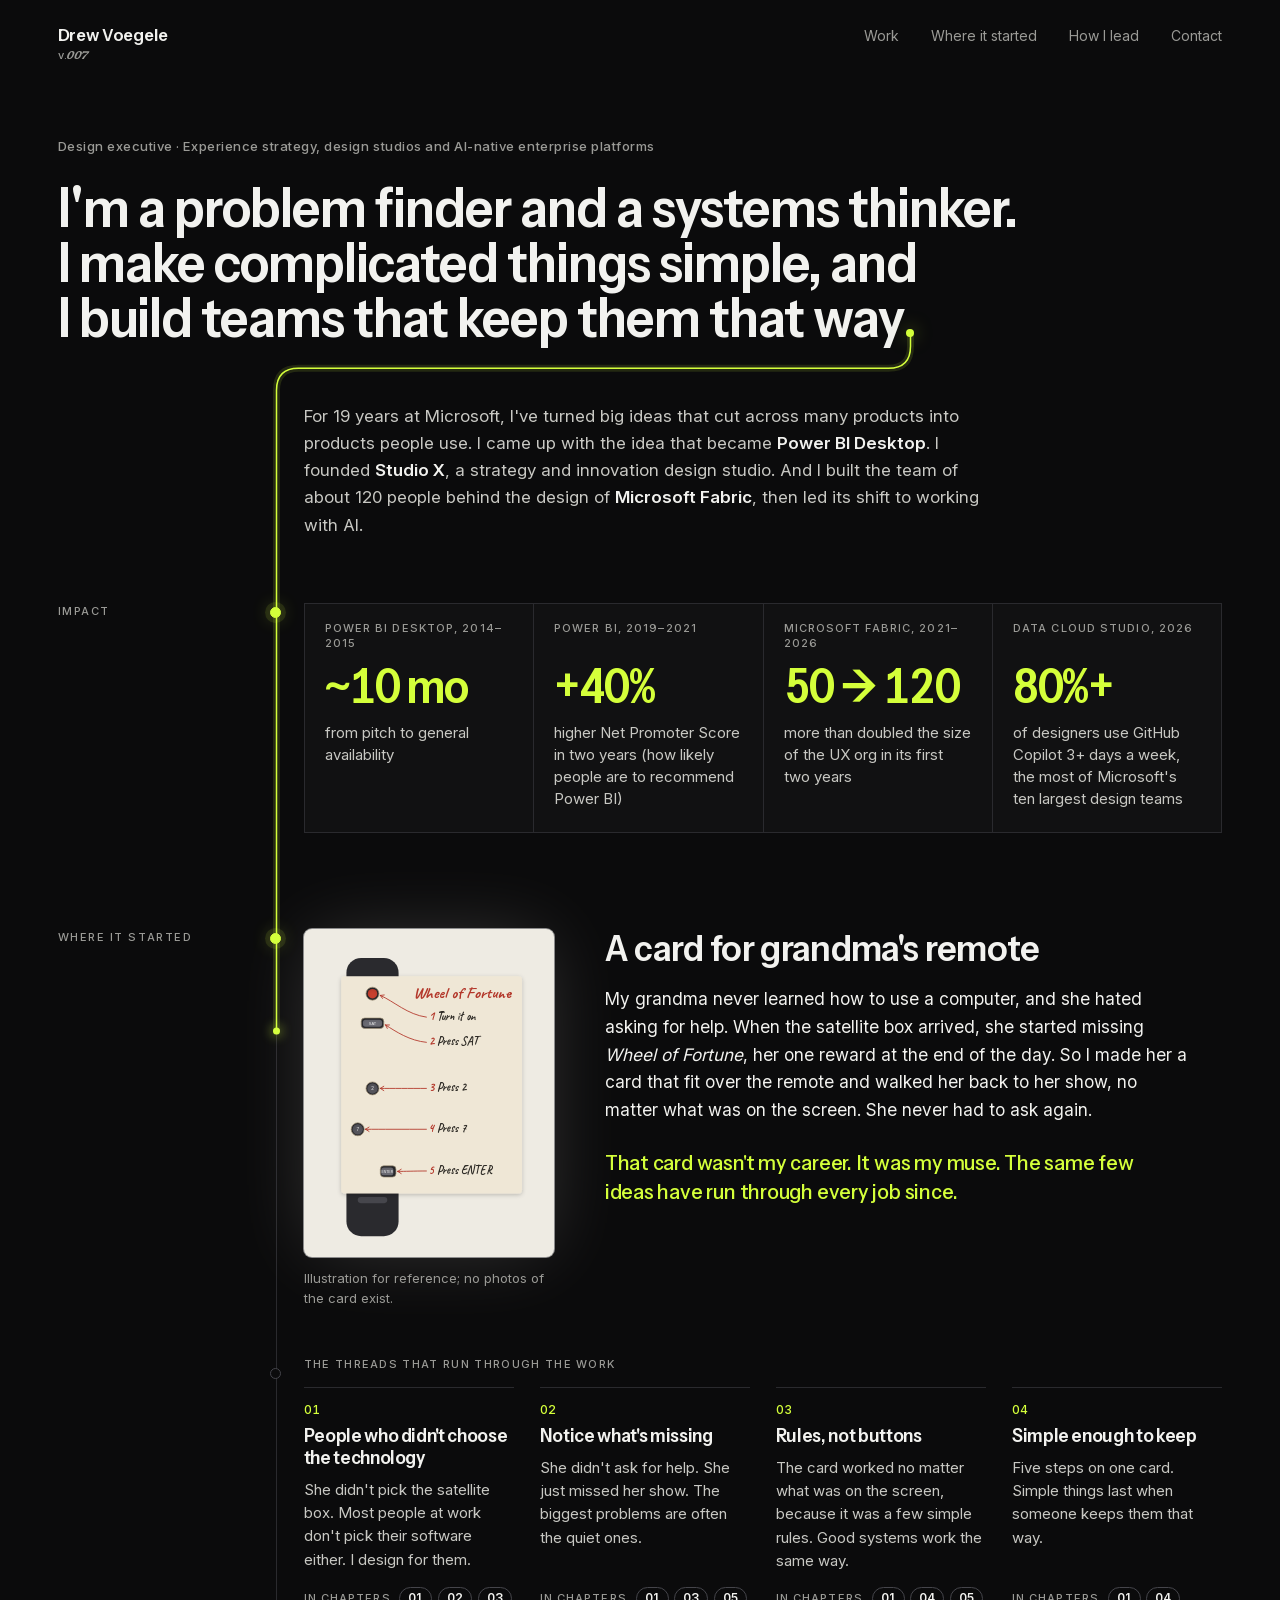
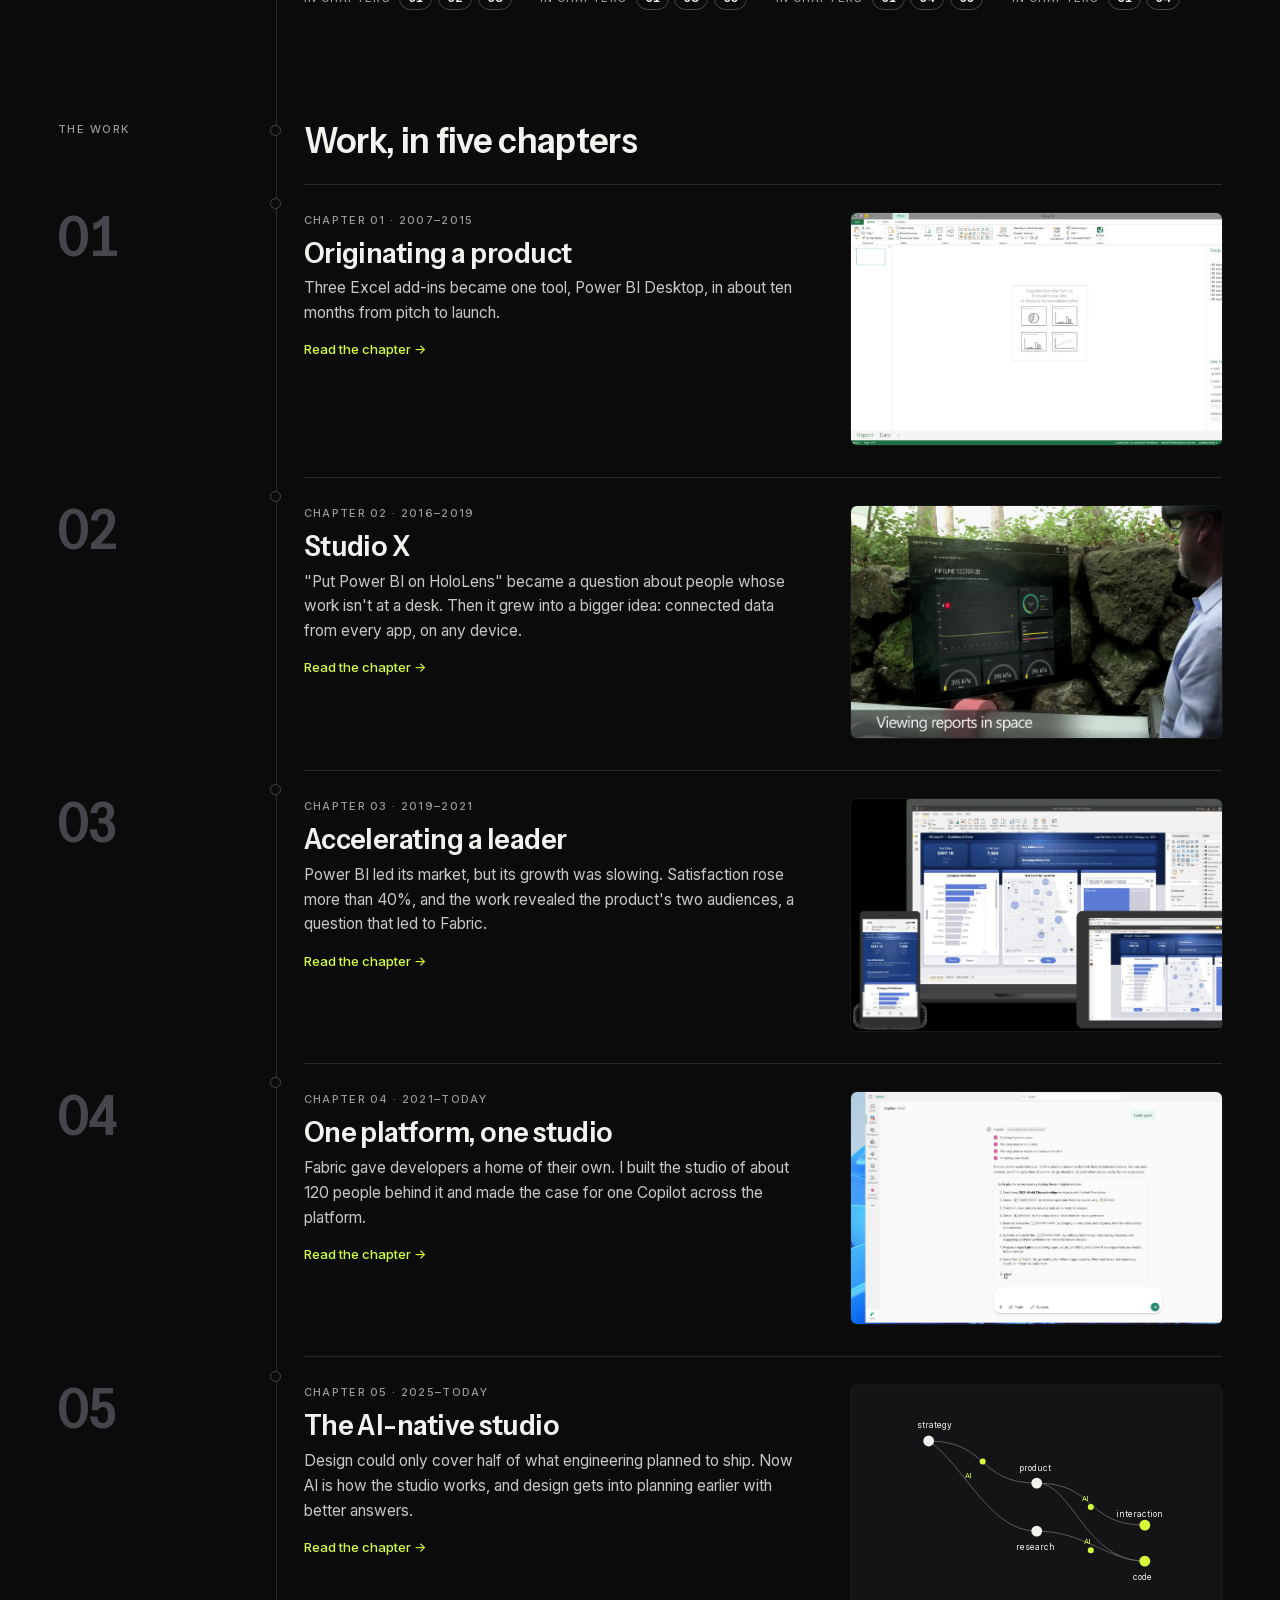
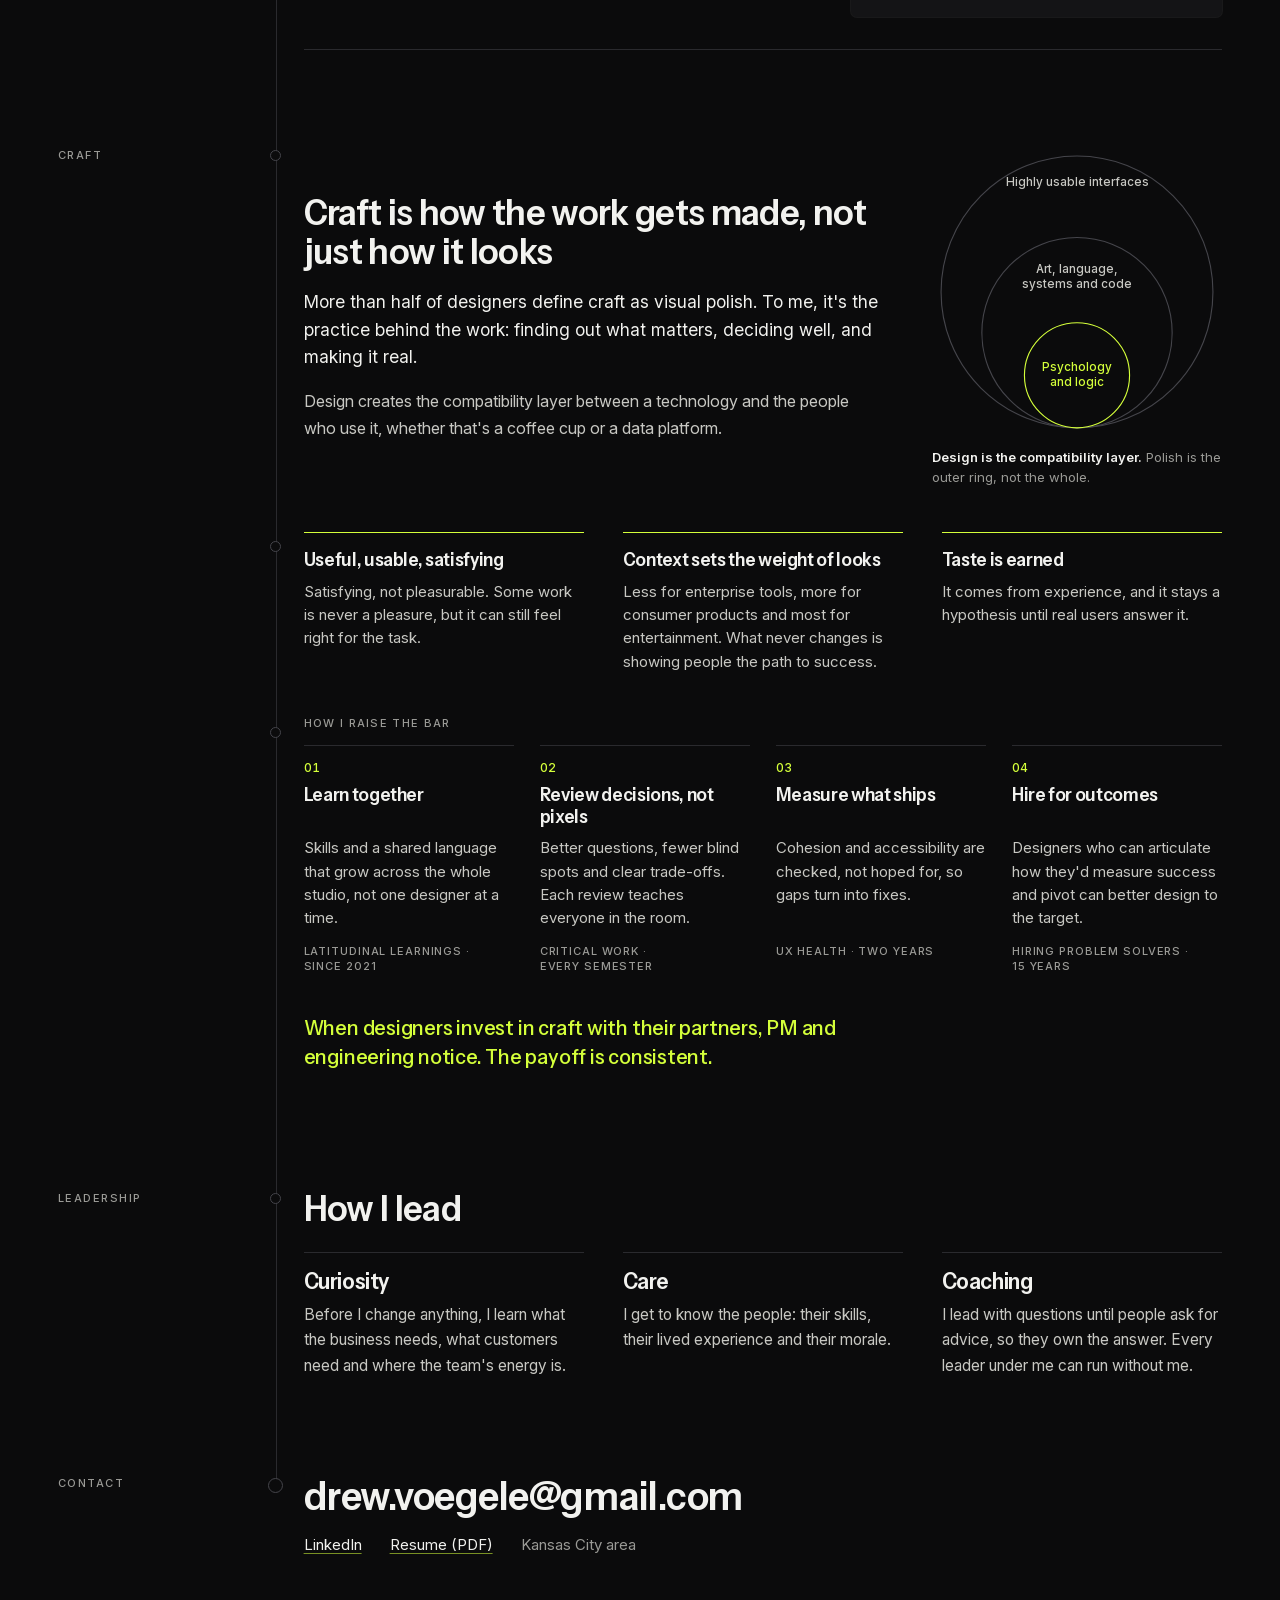
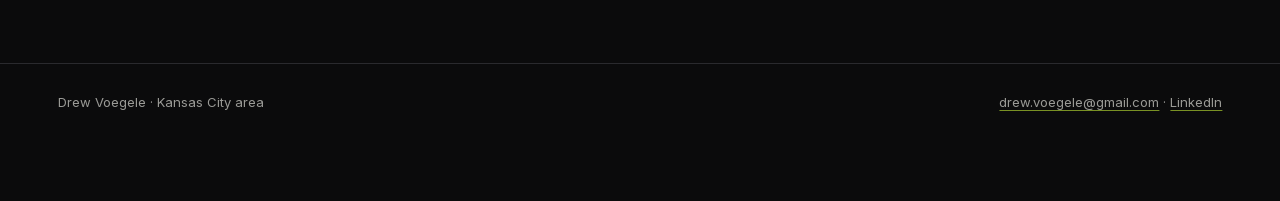
<file: index.html>
<!doctype html><html lang="en" data-type="instrument"><head><meta charset="utf-8"><meta name="viewport" content="width=device-width, initial-scale=1">
<title>Drew Voegele · Design executive</title><meta name="description" content="I'm a problem finder and a systems thinker. I make complicated things simple, and I build teams that keep them that way."><meta name="robots" content="index, follow, noai, noimageai">
<meta name="color-scheme" content="dark"><meta name="theme-color" content="#0B0B0C">
<link rel="icon" href="favicon.ico" sizes="48x48"><link rel="icon" href="favicon.svg" type="image/svg+xml"><link rel="apple-touch-icon" href="apple-touch-icon.png">
<link rel="canonical" href="https://drewvoegele.com/">
<meta property="og:type" content="website"><meta property="og:site_name" content="Drew Voegele">
<meta property="og:title" content="Drew Voegele · Design executive"><meta property="og:description" content="I'm a problem finder and a systems thinker. I make complicated things simple, and I build teams that keep them that way."><meta property="og:url" content="https://drewvoegele.com/">
<meta property="og:image" content="https://drewvoegele.com/og/home.jpg"><meta property="og:image:width" content="1200"><meta property="og:image:height" content="630"><meta property="og:image:alt" content="Drew Voegele, Design executive · Experience strategy, design studios and AI-native enterprise platforms">
<meta name="twitter:card" content="summary_large_image"><meta name="twitter:title" content="Drew Voegele · Design executive"><meta name="twitter:description" content="I'm a problem finder and a systems thinker. I make complicated things simple, and I build teams that keep them that way."><meta name="twitter:image" content="https://drewvoegele.com/og/home.jpg">
<link rel="preload" href="fonts/instrument-sans-latin.woff2" as="font" type="font/woff2" crossorigin><link rel="preload" href="fonts/inter-latin.woff2" as="font" type="font/woff2" crossorigin>
<link rel="stylesheet" href="fonts/fonts.css?v=f1bb394f">

<link rel="stylesheet" href="styles.css?v=f1bb394f"><script type="application/ld+json">{"@context":"https://schema.org","@graph":[{"@type":"Person","@id":"https://drewvoegele.com/#drew","name":"Drew Voegele","url":"https://drewvoegele.com/","image":"https://drewvoegele.com/og/home.jpg","jobTitle":"Design executive","description":"I'm a problem finder and a systems thinker. I make complicated things simple, and I build teams that keep them that way.","sameAs":["https://www.linkedin.com/in/drewvoegele"],"knowsAbout":["Experience strategy","Design leadership","Design systems","AI-native design","Enterprise data platforms","Power BI","Microsoft Fabric"]},{"@type":"WebSite","@id":"https://drewvoegele.com/#site","url":"https://drewvoegele.com/","name":"Drew Voegele","author":{"@id":"https://drewvoegele.com/#drew"}}]}</script>
<script>document.documentElement.classList.add("js");</script></head><body class="home">
<a class="skip" href="#main">Skip to content</a>
<div class="page">
<svg class="thread" aria-hidden="true" focusable="false"><path class="track"/><path class="glowline"/><path class="line"/><circle class="tip" r="3.5"/></svg>
<header class="site-head wrap"><span class="brand-wrap"><a class="brand" href="index.html">Drew Voegele</a><span class="ver" title="v.007"><span aria-hidden="true">v.</span><svg aria-hidden="true" focusable="false" xmlns="http://www.w3.org/2000/svg" viewBox="0 -1374 2126 755" fill="currentColor"><path d="M500 -1264Q473 -1281 433 -1279Q379 -1267 345.0 -1224.5Q311 -1182 287 -1138Q252 -1072 197.0 -938.0Q142 -804 180 -729Q198 -695 252 -700Q313 -711 373.5 -785.0Q434 -859 474.5 -951.5Q515 -1044 526.0 -1133.0Q537 -1222 500 -1264ZM290 -625Q188 -608 88.5 -637.5Q-11 -667 1 -800Q16 -1004 146.5 -1184.0Q277 -1364 502 -1364Q562 -1364 610 -1345Q738 -1294 695.5 -1133.5Q653 -973 580 -852Q527 -765 460.0 -707.0Q393 -649 290 -625Z M1207 -1264Q1180 -1281 1140 -1279Q1086 -1267 1052.0 -1224.5Q1018 -1182 994 -1138Q959 -1072 904.0 -938.0Q849 -804 887 -729Q905 -695 959 -700Q1020 -711 1080.5 -785.0Q1141 -859 1181.5 -951.5Q1222 -1044 1233.0 -1133.0Q1244 -1222 1207 -1264ZM997 -625Q895 -608 795.5 -637.5Q696 -667 708 -800Q723 -1004 853.5 -1184.0Q984 -1364 1209 -1364Q1269 -1364 1317 -1345Q1445 -1294 1402.5 -1133.5Q1360 -973 1287 -852Q1234 -765 1167.0 -707.0Q1100 -649 997 -625Z M2116 -1349Q2089 -1211 1967.5 -1106.5Q1846 -1002 1762 -899Q1654 -765 1582 -631H1396Q1501 -802 1646.5 -944.5Q1792 -1087 1944 -1216Q1859 -1223 1774.0 -1218.5Q1689 -1214 1604 -1214Q1568 -1206 1553 -1193Q1536 -1175 1526.0 -1151.5Q1516 -1128 1490 -1122Q1439 -1113 1420 -1115L1512 -1339L1980 -1349Z"/></svg><span class="sr">v.007</span></span></span>
  <nav aria-label="Primary"><a href="index.html#work">Work</a><a href="index.html#origin">Where it started</a><a href="index.html#lead">How I lead</a><a href="index.html#contact">Contact</a></nav></header><main id="main"><section class="hero wrap" aria-label="Introduction">
    <p class="eyebrow">Design executive · Experience strategy, design studios and AI-native enterprise platforms</p>
    <h1 class="statement">I'm a problem finder and a systems thinker. I make complicated things simple, and I build teams that keep them that way<span class="stop" data-t="start" aria-hidden="true"></span><span class="sr">.</span></h1>
    <div class="row intro-row"><div class="rail"></div><div class="spine"><span class="bend" data-t="bend" aria-hidden="true"></span></div><div class="body"><p class="intro">For 19 years at Microsoft, I've turned big ideas that cut across many products into products people use. I came up with the idea that became <strong>Power BI Desktop</strong>. I founded <strong>Studio X</strong>, a strategy and innovation design studio. And I built the team of about 120 people behind the design of <strong>Microsoft Fabric</strong>, then led its shift to working with AI.</p></div></div>
  </section><section class="wrap sec impact-sec" aria-labelledby="impact-h">
    <div class="row sec-head"><div class="rail"><span class="kicker">Impact</span></div><div class="spine"><span class="node" data-t="node" aria-hidden="true"></span></div><div class="body"><h2 id="impact-h" class="sr">Impact</h2>
      <ul class="cells"><li><span class="c-ctx">Power BI Desktop, 2014–2015</span><span class="c-num">~10 mo</span><span class="c-lbl">from pitch to general availability</span></li><li><span class="c-ctx">Power BI, 2019–2021</span><span class="c-num">+40%</span><span class="c-lbl">higher Net Promoter Score in two years (how likely people are to recommend Power BI)</span></li><li><span class="c-ctx">Microsoft Fabric, 2021–2026</span><span class="c-num">50 → 120</span><span class="c-lbl">more than doubled the size of the UX org in its first two years</span></li><li><span class="c-ctx">Data Cloud Studio, 2026</span><span class="c-num">80%+</span><span class="c-lbl">of designers use GitHub Copilot 3+ days a week, the most of Microsoft's ten largest design teams</span></li></ul></div></div>
  </section><section class="wrap sec origin-sec" id="origin" aria-labelledby="origin-h">
    <div class="row sec-head"><div class="rail"><span class="kicker">Where it started</span></div><div class="spine"><span class="node" data-t="node" aria-hidden="true"></span></div><div class="body"><div class="origin">
        <figure class="origin-card"><span class="paper"><svg class="grandma" role="img" aria-label="Illustration of the card: five numbered steps back to Wheel of Fortune from any screen" xmlns="http://www.w3.org/2000/svg" viewBox="0 0 520 700" role="img" aria-labelledby="gc-title gc-desc">
  <title id="gc-title">Grandma's remote card (illustration)</title>
  <desc id="gc-desc">A long, skinny satellite remote with a cardstock card laid over it. The card is about twice as wide as the remote and overhangs to the right. Holes let five buttons show through; in the overhang, a handwritten headline for each numbered step points to its button, leading to Wheel of Fortune.</desc>
  <defs>
    <mask id="gc-holes">
      <rect x="0" y="0" width="520" height="700" fill="#fff"/>
      <circle cx="130" cy="112" r="15" fill="#000"/>
      <rect x="104" y="168" width="52" height="24" rx="8" fill="#000"/>
      <circle cx="130" cy="330" r="15" fill="#000"/>
      <circle cx="96" cy="424" r="15" fill="#000"/>
      <rect x="148" y="508" width="36" height="26" rx="8" fill="#000"/>
    </mask>
    <filter id="gc-shadow" x="-10%" y="-10%" width="120%" height="120%">
      <feDropShadow dx="0" dy="3" stdDeviation="5" flood-opacity=".22"/>
    </filter>
  </defs>

  <!-- the long, skinny remote -->
  <rect x="70" y="30" width="120" height="640" rx="34" fill="#2a2a2e"/>
  <circle cx="130" cy="112" r="11" fill="#c8402f"/>
  <rect x="84" y="148" width="40" height="16" rx="6" fill="#55555c"/><rect x="136" y="148" width="40" height="16" rx="6" fill="#55555c"/>
  <rect x="108" y="172" width="44" height="16" rx="6" fill="#6a6a72"/>
  <text x="130" y="184" font-size="9" text-anchor="middle" fill="#eee" font-family="Arial, sans-serif">SAT</text>
  <rect x="86" y="214" width="24" height="56" rx="12" fill="#46464c"/><rect x="150" y="214" width="24" height="56" rx="12" fill="#46464c"/>
  <circle cx="130" cy="242" r="14" fill="#46464c"/>
  <g fill="#55555c">
    <circle cx="96" cy="330" r="12"/><circle cx="130" cy="330" r="12"/><circle cx="164" cy="330" r="12"/>
    <circle cx="96" cy="377" r="12"/><circle cx="130" cy="377" r="12"/><circle cx="164" cy="377" r="12"/>
    <circle cx="96" cy="424" r="12"/><circle cx="130" cy="424" r="12"/><circle cx="164" cy="424" r="12"/>
    <circle cx="96" cy="471" r="12"/><circle cx="130" cy="471" r="12"/><circle cx="164" cy="471" r="12"/>
  </g>
  <g font-family="Arial, sans-serif" font-size="11" fill="#eee" text-anchor="middle">
    <text x="96" y="334">1</text><text x="130" y="334">2</text><text x="164" y="334">3</text>
    <text x="96" y="381">4</text><text x="130" y="381">5</text><text x="164" y="381">6</text>
    <text x="96" y="428">7</text><text x="130" y="428">8</text><text x="164" y="428">9</text>
    <text x="130" y="475">0</text>
  </g>
  <rect x="150" y="512" width="28" height="18" rx="6" fill="#6a6a72"/>
  <text x="164" y="525" font-size="8" text-anchor="middle" fill="#eee" font-family="Arial, sans-serif">ENTER</text>
  <rect x="96" y="580" width="68" height="14" rx="7" fill="#46464c"/>

  <!-- the card: about twice the remote's width, overhanging to the right -->
  <g filter="url(#gc-shadow)">
    <rect x="58" y="72" width="416" height="500" rx="8" fill="#efe7d6" mask="url(#gc-holes)"/>
  </g>
  <g fill="none" stroke="#9c8f74" stroke-width="1.5">
    <circle cx="130" cy="112" r="15"/><rect x="104" y="168" width="52" height="24" rx="8"/>
    <circle cx="130" cy="330" r="15"/><circle cx="96" cy="424" r="15"/><rect x="148" y="508" width="36" height="26" rx="8"/>
  </g>

  <!-- handwritten headlines in the overhang, each pointing to its button -->
  <g font-family="'Caveat', 'Bradley Hand', 'Comic Sans MS', cursive" fill="#2d2a25">
    <text x="226" y="122" font-size="38" font-weight="700" fill="#b3372a">Wheel of Fortune</text>
  </g>
  <g font-family="'Caveat', 'Bradley Hand', 'Comic Sans MS', cursive" font-size="27" font-weight="700" fill="#2d2a25">
    <text x="260" y="172"><tspan fill="#b3372a">1</tspan>  Turn it on</text>
    <text x="260" y="230"><tspan fill="#b3372a">2</tspan>  Press SAT</text>
    <text x="260" y="336"><tspan fill="#b3372a">3</tspan>  Press 2</text>
    <text x="260" y="430"><tspan fill="#b3372a">4</tspan>  Press 7</text>
    <text x="260" y="526"><tspan fill="#b3372a">5</tspan>  Press ENTER</text>
  </g>
  <g fill="none" stroke="#b3372a" stroke-width="2" stroke-linecap="round">
    <path d="M254 166 C 210 160, 180 130, 148 116"/><path d="M148 116 l 9 -1 M148 116 l 5 7"/>
    <path d="M254 224 C 215 220, 185 200, 160 184"/><path d="M160 184 l 9 0 M160 184 l 4 8"/>
    <path d="M254 330 C 215 330, 175 330, 148 330"/><path d="M148 330 l 8 -5 M148 330 l 8 5"/>
    <path d="M254 424 C 200 424, 150 424, 114 424"/><path d="M114 424 l 8 -5 M114 424 l 8 5"/>
    <path d="M254 520 C 225 520, 205 521, 188 521"/><path d="M188 521 l 8 -5 M188 521 l 8 5"/>
  </g>
</svg>
</span><figcaption class="cap">Illustration for reference; no photos of the card exist.</figcaption></figure>
        <div class="origin-text"><h2 id="origin-h">A card for grandma's remote</h2><p class="crawl">My grandma never learned how to use a computer, and she hated asking for help. When the satellite box arrived, she started missing <em>Wheel of Fortune</em>, her one reward at the end of the day. So I made her a card that fit over the remote and walked her back to her show, no matter what was on the screen. She never had to ask again.</p><p class="turn">That card wasn't my career. It was my muse. The same few ideas have run through every job since.</p></div>
      </div></div></div>
    <div class="row threads-row"><div class="rail"></div><div class="spine"><span class="node" data-t="node" aria-hidden="true"></span></div><div class="body"><h3 class="threads-h">The threads that run through the work</h3>
      <ol class="threads"><li><span class="th-n">01</span><h4>People who didn't choose the technology</h4><p>She didn't pick the satellite box. Most people at work don't pick their software either. I design for them.</p><p class="th-in"><span>In chapters</span><a class="th-ch" href="work/originating-a-product.html" title="Originating a product">01</a><a class="th-ch" href="work/strategy-and-studio.html" title="Studio X">02</a><a class="th-ch" href="work/accelerating-a-leader.html" title="Accelerating a leader">03</a></p></li><li><span class="th-n">02</span><h4>Notice what's missing</h4><p>She didn't ask for help. She just missed her show. The biggest problems are often the quiet ones.</p><p class="th-in"><span>In chapters</span><a class="th-ch" href="work/originating-a-product.html" title="Originating a product">01</a><a class="th-ch" href="work/accelerating-a-leader.html" title="Accelerating a leader">03</a><a class="th-ch" href="work/the-ai-native-studio.html" title="The AI-native studio">05</a></p></li><li><span class="th-n">03</span><h4>Rules, not buttons</h4><p>The card worked no matter what was on the screen, because it was a few simple rules. Good systems work the same way.</p><p class="th-in"><span>In chapters</span><a class="th-ch" href="work/originating-a-product.html" title="Originating a product">01</a><a class="th-ch" href="work/one-platform-one-studio.html" title="One platform, one studio">04</a><a class="th-ch" href="work/the-ai-native-studio.html" title="The AI-native studio">05</a></p></li><li><span class="th-n">04</span><h4>Simple enough to keep</h4><p>Five steps on one card. Simple things last when someone keeps them that way.</p><p class="th-in"><span>In chapters</span><a class="th-ch" href="work/originating-a-product.html" title="Originating a product">01</a><a class="th-ch" href="work/one-platform-one-studio.html" title="One platform, one studio">04</a></p></li></ol></div></div>
  </section><section class="wrap sec" id="work" aria-labelledby="work-h">
    <div class="row sec-head"><div class="rail"><span class="kicker">The work</span></div><div class="spine"><span class="node" data-t="node" aria-hidden="true"></span></div><div class="body"><h2 id="work-h">Work, in five chapters</h2></div></div>
    <ol class="chapters"><li><div class="row chapter"><div class="rail"><span class="ch-n">01</span></div><div class="spine"><span class="node" data-t="node" aria-hidden="true"></span></div><div class="body"><a class="ch-link" href="work/originating-a-product.html"><span class="ch-txt"><span class="ch-years">Chapter 01 · 2007–2015</span><span class="ch-title">Originating a product</span><span class="ch-sum">Three Excel add-ins became one tool, Power BI Desktop, in about ten months from pitch to launch.</span><span class="ch-go">Read the chapter <span aria-hidden="true">→</span></span></span>
        <span class="ch-thumb"><img src="img/pbi-scottgu-empty-canvas.jpg" alt="" loading="lazy" decoding="async"></span></a></div></div></li><li><div class="row chapter"><div class="rail"><span class="ch-n">02</span></div><div class="spine"><span class="node" data-t="node" aria-hidden="true"></span></div><div class="body"><a class="ch-link" href="work/strategy-and-studio.html"><span class="ch-txt"><span class="ch-years">Chapter 02 · 2016–2019</span><span class="ch-title">Studio X</span><span class="ch-sum">&quot;Put Power BI on HoloLens&quot; became a question about people whose work isn't at a desk. Then it grew into a bigger idea: connected data from every app, on any device.</span><span class="ch-go">Read the chapter <span aria-hidden="true">→</span></span></span>
        <span class="ch-thumb"><img src="img/hololens-pipewalk-report-in-space.jpg" alt="" loading="lazy" decoding="async"></span></a></div></div></li><li><div class="row chapter"><div class="rail"><span class="ch-n">03</span></div><div class="spine"><span class="node" data-t="node" aria-hidden="true"></span></div><div class="body"><a class="ch-link" href="work/accelerating-a-leader.html"><span class="ch-txt"><span class="ch-years">Chapter 03 · 2019–2021</span><span class="ch-title">Accelerating a leader</span><span class="ch-sum">Power BI led its market, but its growth was slowing. Satisfaction rose more than 40%, and the work revealed the product's two audiences, a question that led to Fabric.</span><span class="ch-go">Read the chapter <span aria-hidden="true">→</span></span></span>
        <span class="ch-thumb"><img src="img/pbi-new-look-2020.jpg" alt="" loading="lazy" decoding="async"></span></a></div></div></li><li><div class="row chapter"><div class="rail"><span class="ch-n">04</span></div><div class="spine"><span class="node" data-t="node" aria-hidden="true"></span></div><div class="body"><a class="ch-link" href="work/one-platform-one-studio.html"><span class="ch-txt"><span class="ch-years">Chapter 04 · 2021–today</span><span class="ch-title">One platform, one studio</span><span class="ch-sum">Fabric gave developers a home of their own. I built the studio of about 120 people behind it and made the case for one Copilot across the platform.</span><span class="ch-go">Read the chapter <span aria-hidden="true">→</span></span></span>
        <span class="ch-thumb"><img src="img/zava-build-plan.jpg" alt="" loading="lazy" decoding="async"></span></a></div></div></li><li><div class="row chapter"><div class="rail"><span class="ch-n">05</span></div><div class="spine"><span class="node" data-t="node" aria-hidden="true"></span></div><div class="body"><a class="ch-link" href="work/the-ai-native-studio.html"><span class="ch-txt"><span class="ch-years">Chapter 05 · 2025–today</span><span class="ch-title">The AI-native studio</span><span class="ch-sum">Design could only cover half of what engineering planned to ship. Now AI is how the studio works, and design gets into planning earlier with better answers.</span><span class="ch-go">Read the chapter <span aria-hidden="true">→</span></span></span>
        <span class="ch-thumb"><svg class="cascade" viewBox="0 0 480 300" role="img" aria-label="Design as a cascade of decisions: each decision flows into the next, with AI taking on steps along the way">
  <g fill="none" stroke="currentColor" stroke-width="1.5" opacity=".35"><path d="M60 50 C 160 50,140 120,240 120 S 320 190,420 190"/><path d="M60 50 C 120 90,160 200,240 200 S 360 250,420 250"/><path d="M240 120 C 300 120,320 250,420 250"/></g>
  <g fill="currentColor"><circle cx="60" cy="50" r="9"/><circle cx="240" cy="120" r="9"/><circle cx="240" cy="200" r="9"/></g>
  <g fill="var(--accent)"><circle cx="420" cy="190" r="9"/><circle cx="420" cy="250" r="9"/><circle cx="150" cy="84" r="5"/><circle cx="330" cy="160" r="5"/><circle cx="330" cy="232" r="5"/></g>
  <g font-family="var(--body)" font-size="14" fill="currentColor"><text x="40" y="28">strategy</text><text x="210" y="100">product</text><text x="206" y="232">research</text><text x="372" y="176">interaction</text><text x="400" y="282">code</text></g>
  <g font-family="var(--body)" font-size="12" fill="var(--accent)"><text x="120" y="112">AI</text><text x="316" y="150">AI</text><text x="318" y="222">AI</text></g></svg></span></a></div></div></li></ol>
  </section><section class="wrap sec craft-sec" id="craft" aria-labelledby="craft-h">
    <div class="row sec-head"><div class="rail"><span class="kicker">Craft</span></div><div class="spine"><span class="node" data-t="node" aria-hidden="true"></span></div><div class="body"><div class="craft">
        <div class="craft-text"><h2 id="craft-h">Craft is how the work gets made, not just how it looks</h2><p class="crawl">More than half of designers define craft as visual polish. To me, it's the practice behind the work: finding out what matters, deciding well, and making it real.</p><p class="craft-lede">Design creates the compatibility layer between a technology and the people who use it, whether that's a coffee cup or a data platform.</p></div>
        <figure class="craft-fig"><svg class="rings" viewBox="0 0 320 320" role="img" aria-label="Design is the compatibility layer: Psychology and logic at the core, then Art, language, systems and code, then Highly usable interfaces">
    <circle cx="160" cy="161" r="150"/><circle cx="160" cy="206" r="105"/><circle class="core" cx="160" cy="253" r="58"/>
    <text x="160" y="44">Highly usable interfaces</text>
    <text x="160" y="140"><tspan x="160">Art, language,</tspan><tspan x="160" dy="17">systems and code</tspan></text>
    <text class="core-t" x="160" y="248"><tspan x="160">Psychology</tspan><tspan x="160" dy="17">and logic</tspan></text></svg><figcaption class="cap"><strong>Design is the compatibility layer.</strong> Polish is the outer ring, not the whole.</figcaption></figure>
      </div></div></div>
    <div class="row craft-row"><div class="rail"></div><div class="spine"><span class="node" data-t="node" aria-hidden="true"></span></div><div class="body"><ul class="principles-c"><li><h3>Useful, usable, satisfying</h3><p>Satisfying, not pleasurable. Some work is never a pleasure, but it can still feel right for the task.</p></li><li><h3>Context sets the weight of looks</h3><p>Less for enterprise tools, more for consumer products and most for entertainment. What never changes is showing people the path to success.</p></li><li><h3>Taste is earned</h3><p>It comes from experience, and it stays a hypothesis until real users answer it.</p></li></ul></div></div>
    <div class="row craft-row"><div class="rail"></div><div class="spine"><span class="node" data-t="node" aria-hidden="true"></span></div><div class="body"><h3 class="threads-h">How I raise the bar</h3>
      <ol class="threads practices"><li><span class="th-n">01</span><h4>Learn together</h4><p>Skills and a shared language that grow across the whole studio, not one designer at a time.</p><p class="pr-tag">Latitudinal&nbsp;Learnings · since&nbsp;2021</p></li><li><span class="th-n">02</span><h4>Review decisions, not pixels</h4><p>Better questions, fewer blind spots and clear trade-offs. Each review teaches everyone in the room.</p><p class="pr-tag">Critical&nbsp;work · every&nbsp;semester</p></li><li><span class="th-n">03</span><h4>Measure what ships</h4><p>Cohesion and accessibility are checked, not hoped for, so gaps turn into fixes.</p><p class="pr-tag">UX&nbsp;Health · two&nbsp;years</p></li><li><span class="th-n">04</span><h4>Hire for outcomes</h4><p>Designers who can articulate how they'd measure success and pivot can better design to the target.</p><p class="pr-tag">Hiring&nbsp;problem&nbsp;solvers · 15&nbsp;years</p></li></ol>
      <blockquote class="craft-pull"><p class="turn">When designers invest in craft with their partners, PM and engineering notice. The payoff is consistent.</p></blockquote></div></div>
  </section><section class="wrap sec" id="lead" aria-labelledby="lead-h">
    <div class="row sec-head"><div class="rail"><span class="kicker">Leadership</span></div><div class="spine"><span class="node" data-t="node" aria-hidden="true"></span></div><div class="body"><h2 id="lead-h">How I lead</h2>
      <div class="lead"><div><h3>Curiosity</h3><p>Before I change anything, I learn what the business needs, what customers need and where the team's energy is.</p></div><div><h3>Care</h3><p>I get to know the people: their skills, their lived experience and their morale.</p></div><div><h3>Coaching</h3><p>I lead with questions until people ask for advice, so they own the answer. Every leader under me can run without me.</p></div></div></div></div>
  </section><section class="wrap sec contact" id="contact" aria-labelledby="contact-h">
    <div class="row sec-head"><div class="rail"><span class="kicker">Contact</span></div><div class="spine"><span class="node end" data-t="end" aria-hidden="true"></span></div><div class="body"><h2 id="contact-h" class="sr">Contact</h2>
      <p class="mail"><a class="eml" href="#contact" data-u="elegeov.werd" data-d="moc.liamg">drew.voegele at gmail dot com</a></p>
      <p class="links"><a href="https://www.linkedin.com/in/drewvoegele">LinkedIn</a><a href="assets/Drew-Voegele-Resume.pdf">Resume (PDF)</a><span>Kansas City area</span></p></div></div>
  </section></main><footer class="site-foot wrap"><p>Drew Voegele · Kansas City area</p><p><a class="eml" href="#contact" data-u="elegeov.werd" data-d="moc.liamg">drew.voegele at gmail dot com</a> · <a href="https://www.linkedin.com/in/drewvoegele">LinkedIn</a></p></footer></div>

<script src="thread.js?v=f1bb394f" defer></script>
<script src="lightbox.js?v=f1bb394f" defer></script>
<script>document.querySelectorAll("a.eml").forEach(function(a){var r=function(x){return x.split("").reverse().join("")},e=r(a.dataset.u)+"@"+r(a.dataset.d);a.href="mailto:"+e;a.textContent=e})</script>
<script>(function(){var ls=document.querySelectorAll("a.sec-link");if(!ls.length||!navigator.clipboard||!window.isSecureContext)return;var live=document.createElement("p");live.className="sr";live.setAttribute("aria-live","polite");document.body.appendChild(live);ls.forEach(function(a){a.addEventListener("click",function(e){e.preventDefault();navigator.clipboard.writeText(location.href.split("#")[0]+a.hash).then(function(){history.replaceState(null,"",a.hash);a.classList.add("copied");live.textContent="Link copied";setTimeout(function(){a.classList.remove("copied");live.textContent=""},1800)},function(){location.hash=a.hash})})})})()</script>

</body></html>
</file>
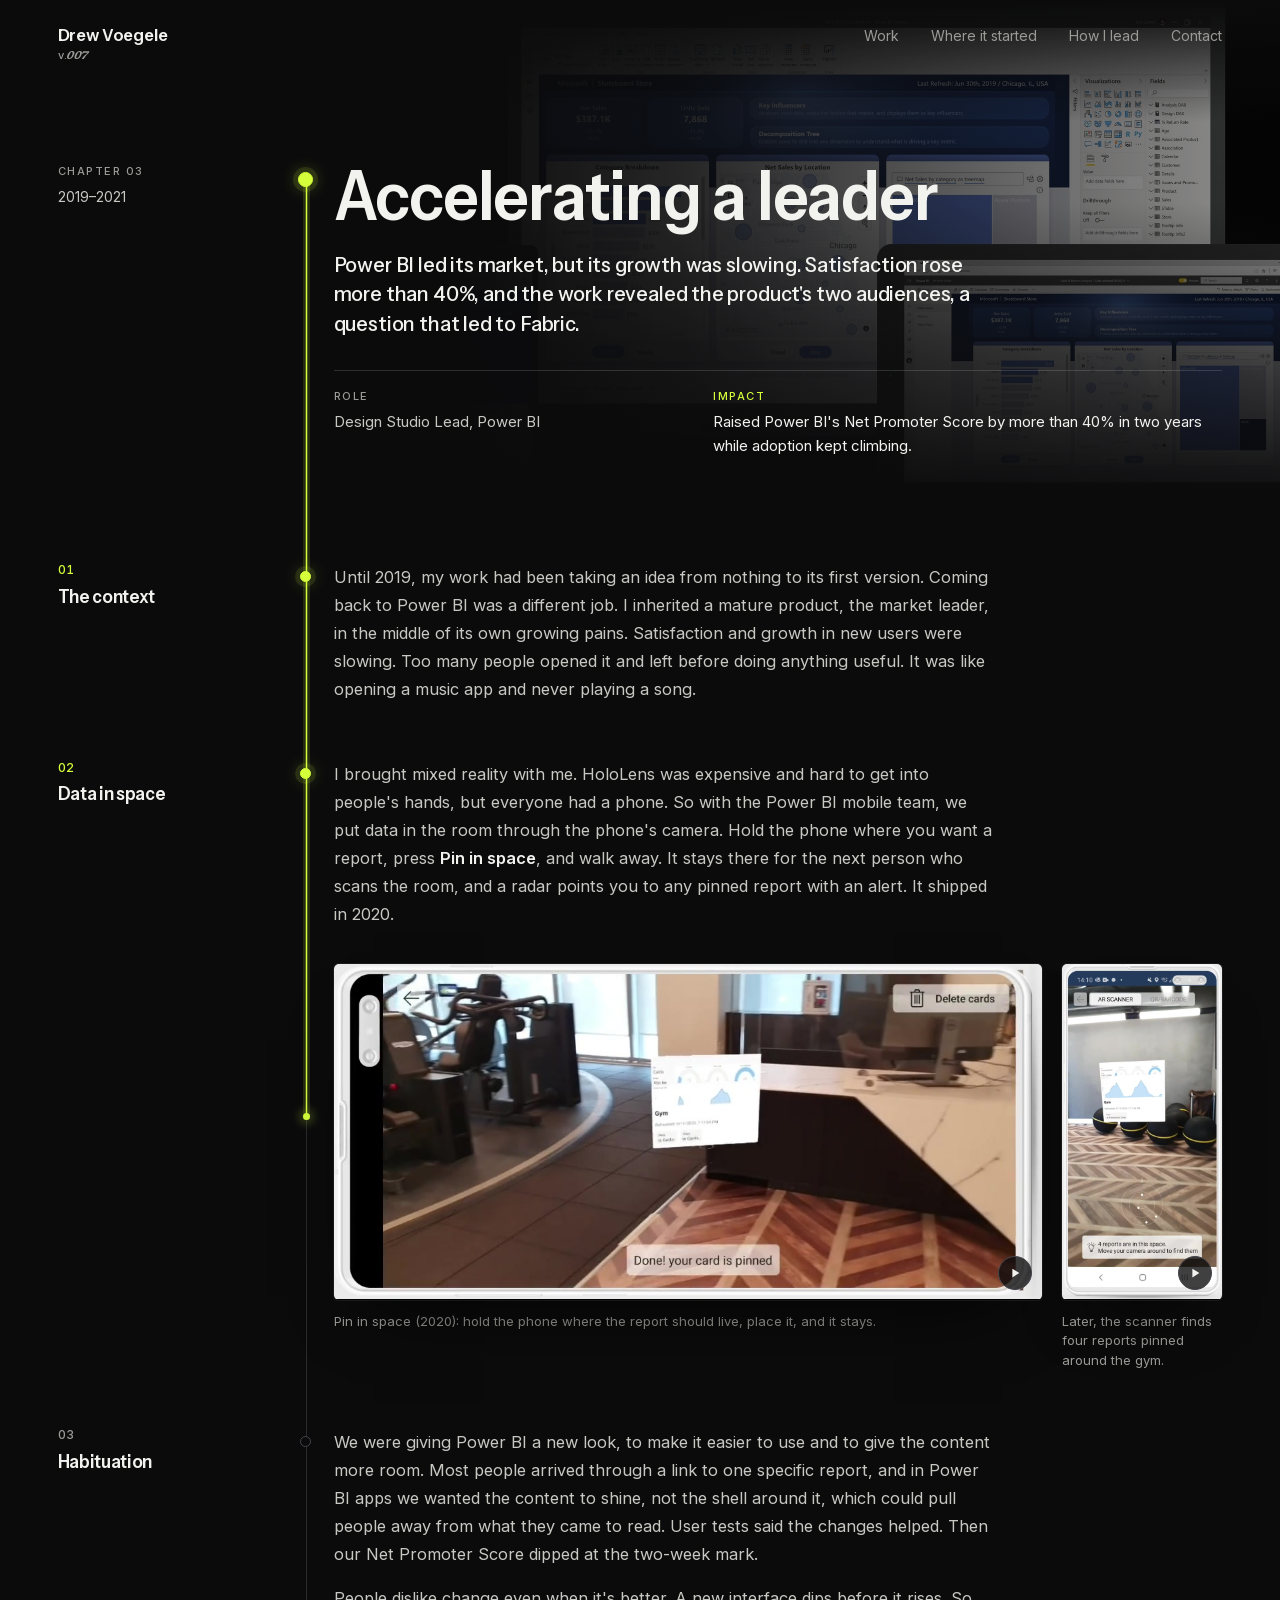
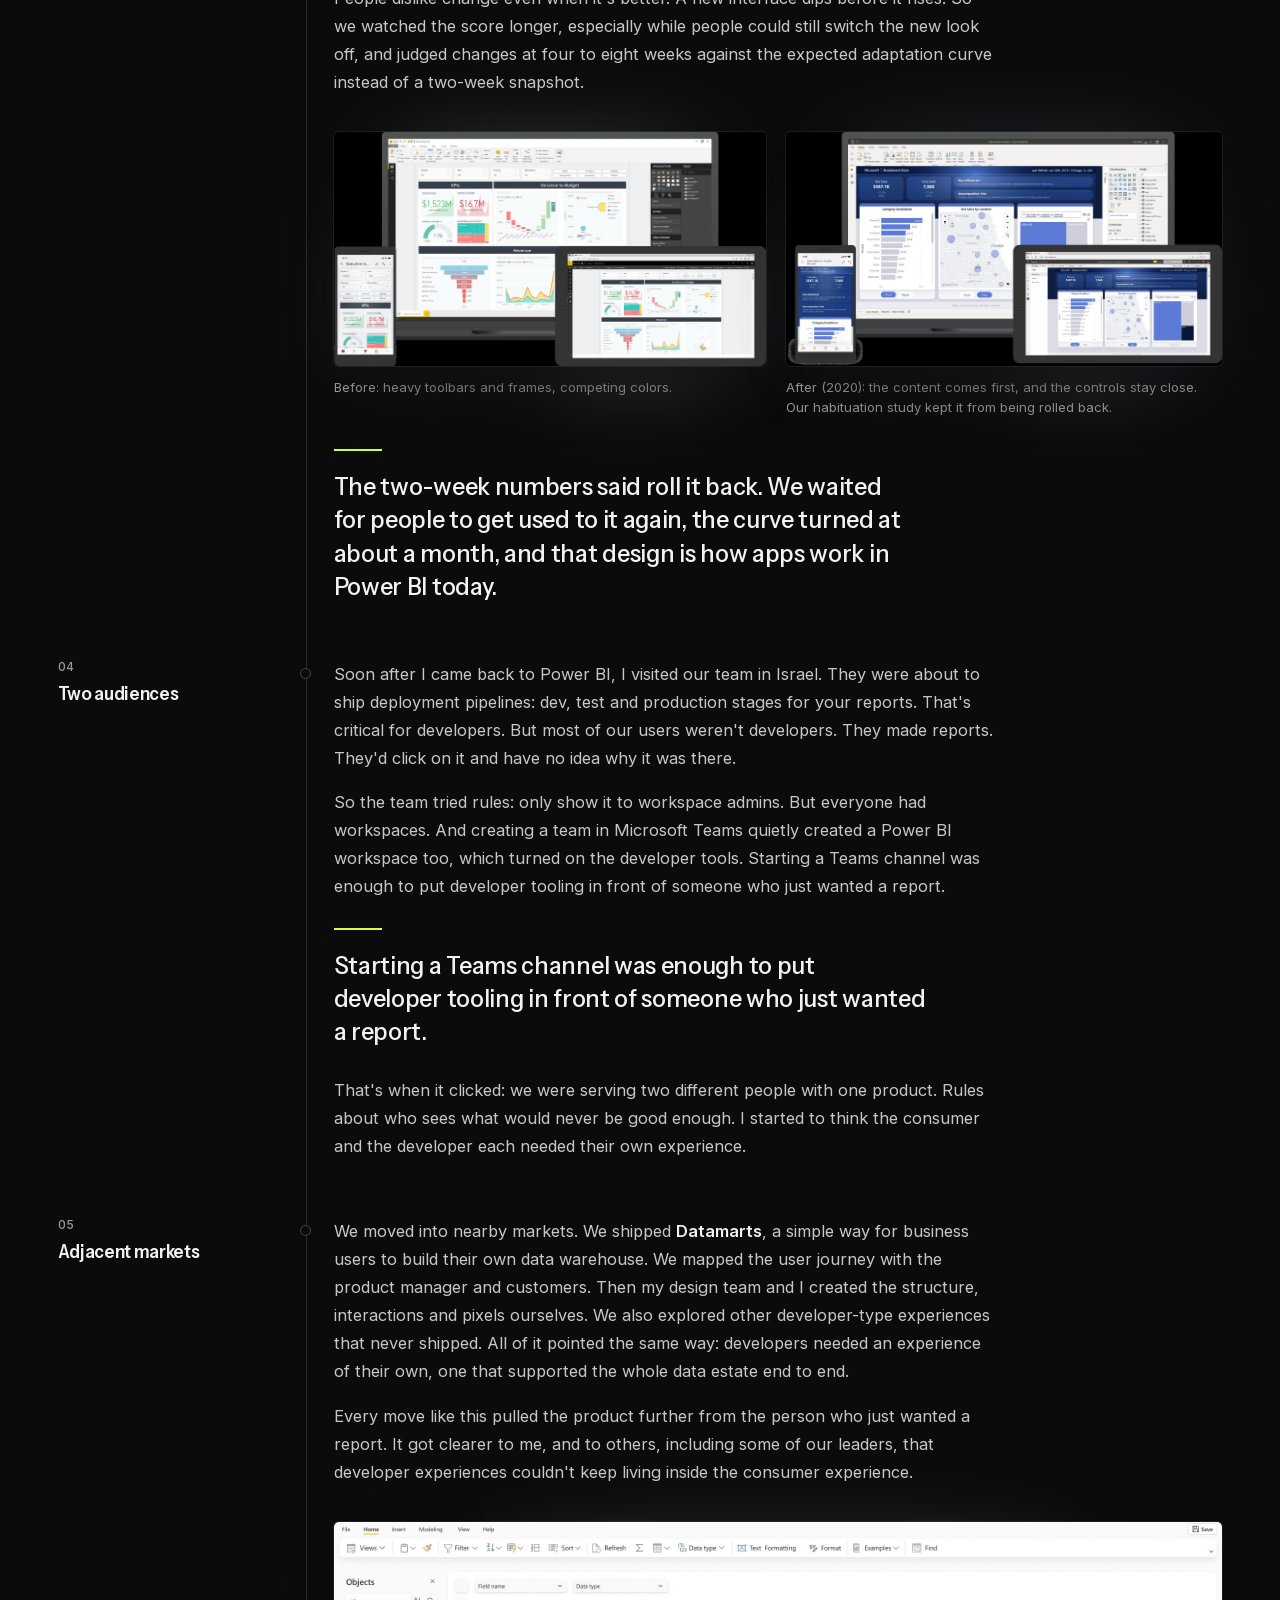
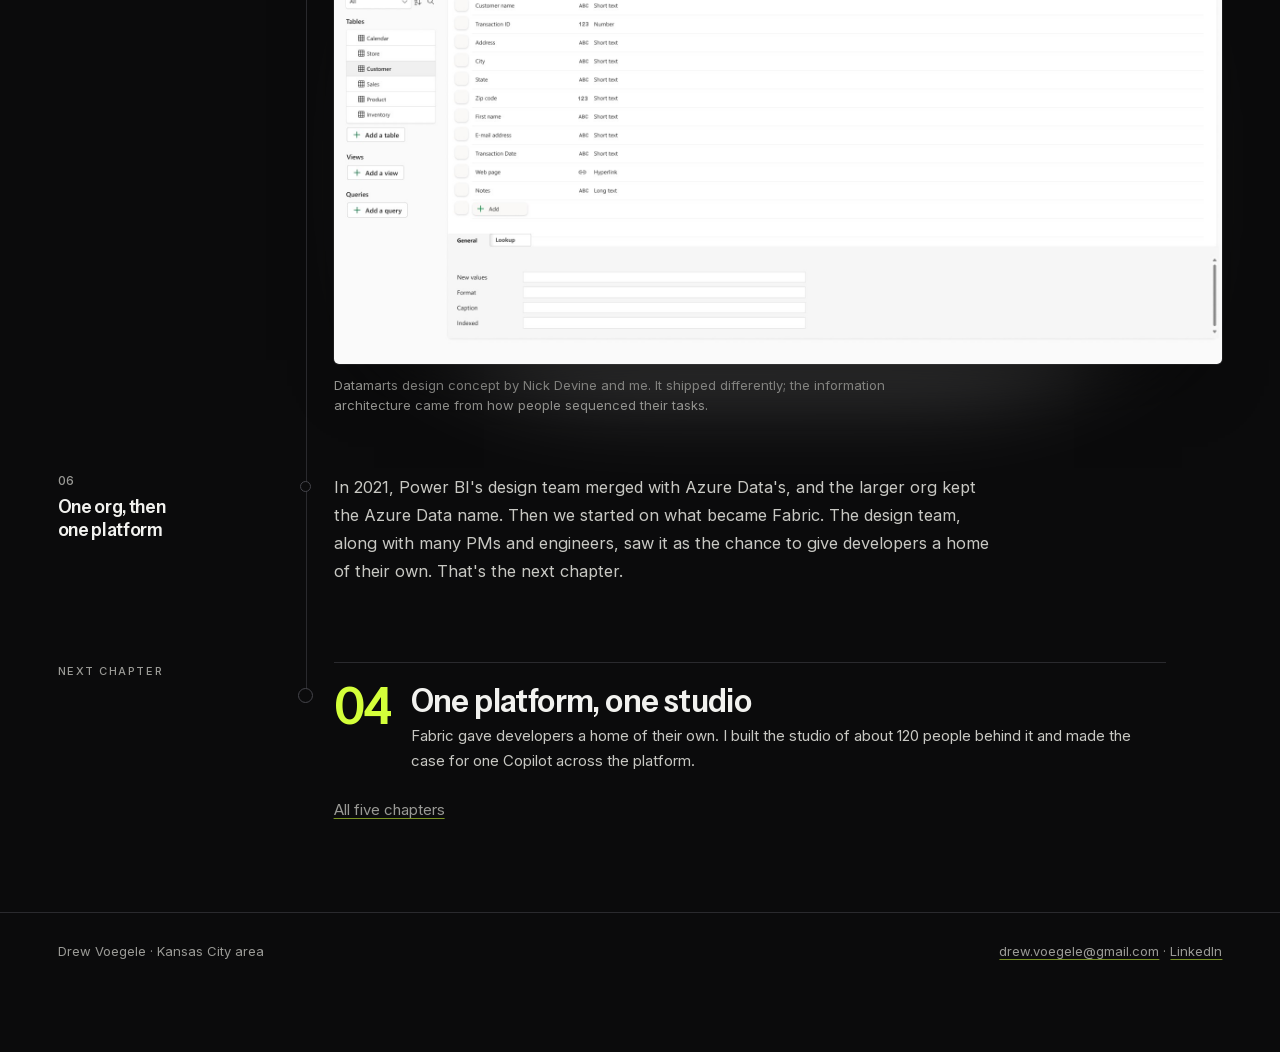
<file: work/accelerating-a-leader.html>
<!doctype html><html lang="en" data-type="instrument"><head><meta charset="utf-8"><meta name="viewport" content="width=device-width, initial-scale=1">
<title>Accelerating a leader · Drew Voegele</title><meta name="description" content="Power BI led its market, but its growth was slowing. Satisfaction rose more than 40%, and the work revealed the product's two audiences, a question that led to Fabric."><meta name="robots" content="index, follow, noai, noimageai">
<meta name="color-scheme" content="dark"><meta name="theme-color" content="#0B0B0C">
<link rel="icon" href="../favicon.ico" sizes="48x48"><link rel="icon" href="../favicon.svg" type="image/svg+xml"><link rel="apple-touch-icon" href="../apple-touch-icon.png">
<link rel="canonical" href="https://drewvoegele.com/work/accelerating-a-leader.html">
<meta property="og:type" content="website"><meta property="og:site_name" content="Drew Voegele">
<meta property="og:title" content="Accelerating a leader · Drew Voegele"><meta property="og:description" content="Power BI led its market, but its growth was slowing. Satisfaction rose more than 40%, and the work revealed the product's two audiences, a question that led to Fabric."><meta property="og:url" content="https://drewvoegele.com/work/accelerating-a-leader.html">
<meta property="og:image" content="https://drewvoegele.com/og/accelerating-a-leader.jpg"><meta property="og:image:width" content="1200"><meta property="og:image:height" content="630"><meta property="og:image:alt" content="Chapter 03: Accelerating a leader">
<meta name="twitter:card" content="summary_large_image"><meta name="twitter:title" content="Accelerating a leader · Drew Voegele"><meta name="twitter:description" content="Power BI led its market, but its growth was slowing. Satisfaction rose more than 40%, and the work revealed the product's two audiences, a question that led to Fabric."><meta name="twitter:image" content="https://drewvoegele.com/og/accelerating-a-leader.jpg">
<link rel="preload" href="../fonts/instrument-sans-latin.woff2" as="font" type="font/woff2" crossorigin><link rel="preload" href="../fonts/inter-latin.woff2" as="font" type="font/woff2" crossorigin>
<link rel="stylesheet" href="../fonts/fonts.css?v=f1bb394f">

<link rel="stylesheet" href="../styles.css?v=f1bb394f"><script type="application/ld+json">{"@context":"https://schema.org","@type":"Article","headline":"Accelerating a leader","description":"Power BI led its market, but its growth was slowing. Satisfaction rose more than 40%, and the work revealed the product's two audiences, a question that led to Fabric.","url":"https://drewvoegele.com/work/accelerating-a-leader.html","image":"https://drewvoegele.com/og/accelerating-a-leader.jpg","author":{"@type":"Person","@id":"https://drewvoegele.com/#drew","name":"Drew Voegele","url":"https://drewvoegele.com/"}}</script>
<link rel="preload" as="image" href="../img/pbi-new-look-2020.jpg" fetchpriority="high">
<script>document.documentElement.classList.add("js");</script></head><body class="chapter-page">
<a class="skip" href="#main">Skip to content</a>
<div class="page">
<svg class="thread" aria-hidden="true" focusable="false"><path class="track"/><path class="glowline"/><path class="line"/><circle class="tip" r="3.5"/></svg>
<header class="site-head wrap"><span class="brand-wrap"><a class="brand" href="../index.html">Drew Voegele</a><span class="ver" title="v.007"><span aria-hidden="true">v.</span><svg aria-hidden="true" focusable="false" xmlns="http://www.w3.org/2000/svg" viewBox="0 -1374 2126 755" fill="currentColor"><path d="M500 -1264Q473 -1281 433 -1279Q379 -1267 345.0 -1224.5Q311 -1182 287 -1138Q252 -1072 197.0 -938.0Q142 -804 180 -729Q198 -695 252 -700Q313 -711 373.5 -785.0Q434 -859 474.5 -951.5Q515 -1044 526.0 -1133.0Q537 -1222 500 -1264ZM290 -625Q188 -608 88.5 -637.5Q-11 -667 1 -800Q16 -1004 146.5 -1184.0Q277 -1364 502 -1364Q562 -1364 610 -1345Q738 -1294 695.5 -1133.5Q653 -973 580 -852Q527 -765 460.0 -707.0Q393 -649 290 -625Z M1207 -1264Q1180 -1281 1140 -1279Q1086 -1267 1052.0 -1224.5Q1018 -1182 994 -1138Q959 -1072 904.0 -938.0Q849 -804 887 -729Q905 -695 959 -700Q1020 -711 1080.5 -785.0Q1141 -859 1181.5 -951.5Q1222 -1044 1233.0 -1133.0Q1244 -1222 1207 -1264ZM997 -625Q895 -608 795.5 -637.5Q696 -667 708 -800Q723 -1004 853.5 -1184.0Q984 -1364 1209 -1364Q1269 -1364 1317 -1345Q1445 -1294 1402.5 -1133.5Q1360 -973 1287 -852Q1234 -765 1167.0 -707.0Q1100 -649 997 -625Z M2116 -1349Q2089 -1211 1967.5 -1106.5Q1846 -1002 1762 -899Q1654 -765 1582 -631H1396Q1501 -802 1646.5 -944.5Q1792 -1087 1944 -1216Q1859 -1223 1774.0 -1218.5Q1689 -1214 1604 -1214Q1568 -1206 1553 -1193Q1536 -1175 1526.0 -1151.5Q1516 -1128 1490 -1122Q1439 -1113 1420 -1115L1512 -1339L1980 -1349Z"/></svg><span class="sr">v.007</span></span></span>
  <nav aria-label="Primary"><a href="../index.html#work">Work</a><a href="../index.html#origin">Where it started</a><a href="../index.html#lead">How I lead</a><a href="../index.html#contact">Contact</a></nav></header><main id="main"><article><header class="ch-hero">
    <div class="ch-hero-bg" style="--hero:url('img/pbi-new-look-2020.jpg')" aria-hidden="true"></div>
    <div class="wrap"><div class="row sh-row"><div class="rail"><span class="kicker">Chapter 03</span><span class="sh-years">2019–2021</span></div><div class="spine"><span class="node start" data-t="start" aria-hidden="true"></span></div><div class="body"><h1 class="story-title">Accelerating a leader</h1><p class="deck">Power BI led its market, but its growth was slowing. Satisfaction rose more than 40%, and the work revealed the product's two audiences, a question that led to Fabric.</p>
        <dl class="byline"><div><dt class="kicker">Role</dt><dd>Design Studio Lead, Power BI</dd></div><div class="by-impact"><dt class="kicker">Impact</dt><dd>Raised Power BI's Net Promoter Score by more than 40% in two years while adoption kept climbing.</dd></div></dl></div></div></div>
  </header><section class="wrap chap-sec" aria-labelledby="sec-the-context">
      <div class="row sec-row"><div class="rail"><span class="sec-n">01<a class="sec-link" href="#sec-the-context" aria-label="Copy a link to this section: The context" title="Copy a link to this section"><svg viewBox="0 0 16 16" aria-hidden="true" focusable="false"><path d="M6.6 9.4a3 3 0 0 0 4.2 0l2.3-2.3a3 3 0 0 0-4.2-4.2L7.8 4" fill="none" stroke="currentColor" stroke-width="1.6" stroke-linecap="round"/><path d="M9.4 6.6a3 3 0 0 0-4.2 0L2.9 8.9a3 3 0 0 0 4.2 4.2L8.2 12" fill="none" stroke="currentColor" stroke-width="1.6" stroke-linecap="round"/></svg></a></span><h2 class="sec-h" id="sec-the-context">The context</h2></div><div class="spine"><span class="node" data-t="node" aria-hidden="true"></span></div><div class="body"><div class="prose"><p>Until 2019, my work had been taking an idea from nothing to its first version. Coming back to Power BI was a different job. I inherited a mature product, the market leader, in the middle of its own growing pains. Satisfaction and growth in new users were slowing. Too many people opened it and left before doing anything useful. It was like opening a music app and never playing a song.</p></div></div></div>
    </section><section class="wrap chap-sec" aria-labelledby="sec-data-in-space">
      <div class="row sec-row"><div class="rail"><span class="sec-n">02<a class="sec-link" href="#sec-data-in-space" aria-label="Copy a link to this section: Data in space" title="Copy a link to this section"><svg viewBox="0 0 16 16" aria-hidden="true" focusable="false"><path d="M6.6 9.4a3 3 0 0 0 4.2 0l2.3-2.3a3 3 0 0 0-4.2-4.2L7.8 4" fill="none" stroke="currentColor" stroke-width="1.6" stroke-linecap="round"/><path d="M9.4 6.6a3 3 0 0 0-4.2 0L2.9 8.9a3 3 0 0 0 4.2 4.2L8.2 12" fill="none" stroke="currentColor" stroke-width="1.6" stroke-linecap="round"/></svg></a></span><h2 class="sec-h" id="sec-data-in-space">Data in space</h2></div><div class="spine"><span class="node" data-t="node" aria-hidden="true"></span></div><div class="body"><div class="prose"><p>I brought mixed reality with me. HoloLens was expensive and hard to get into people's hands, but everyone had a phone. So with the Power BI mobile team, we put data in the room through the phone's camera. Hold the phone where you want a report, press <strong>Pin in space</strong>, and walk away. It stays there for the next person who scans the room, and a radar points you to any pinned report with an alert. It shipped in 2020.</p></div><div class="fig"><div class="jrow"><figure class="jcell" style="--ar:2.1134"><div class="vid"><video src="../img/data-in-space-pin-01.mp4" poster="../img/data-in-space-pin-01-poster.jpg" width="1044" height="494" muted loop playsinline preload="metadata" controls aria-label="Pin in space (2020): hold the phone where the report should live, place it, and it stays."></video><button type="button" class="vid-toggle" hidden aria-label="Pause video"><svg viewBox="0 0 16 16" aria-hidden="true"><path class="i-pause" d="M5 3v10M11 3v10"/><path class="i-play" d="M5 3l8 5-8 5z"/></svg></button></div><figcaption class="cap">Pin in space (2020): hold the phone where the report should live, place it, and it stays.</figcaption></figure><figure class="jcell" style="--ar:0.4769"><div class="vid"><video src="../img/data-in-space-scan-01.mp4" poster="../img/data-in-space-scan-01-poster.jpg" width="496" height="1040" muted loop playsinline preload="metadata" controls aria-label="Later, the scanner finds four reports pinned around the gym."></video><button type="button" class="vid-toggle" hidden aria-label="Pause video"><svg viewBox="0 0 16 16" aria-hidden="true"><path class="i-pause" d="M5 3v10M11 3v10"/><path class="i-play" d="M5 3l8 5-8 5z"/></svg></button></div><figcaption class="cap">Later, the scanner finds four reports pinned around the gym.</figcaption></figure></div></div></div></div>
    </section><section class="wrap chap-sec" aria-labelledby="sec-habituation">
      <div class="row sec-row"><div class="rail"><span class="sec-n">03<a class="sec-link" href="#sec-habituation" aria-label="Copy a link to this section: Habituation" title="Copy a link to this section"><svg viewBox="0 0 16 16" aria-hidden="true" focusable="false"><path d="M6.6 9.4a3 3 0 0 0 4.2 0l2.3-2.3a3 3 0 0 0-4.2-4.2L7.8 4" fill="none" stroke="currentColor" stroke-width="1.6" stroke-linecap="round"/><path d="M9.4 6.6a3 3 0 0 0-4.2 0L2.9 8.9a3 3 0 0 0 4.2 4.2L8.2 12" fill="none" stroke="currentColor" stroke-width="1.6" stroke-linecap="round"/></svg></a></span><h2 class="sec-h" id="sec-habituation">Habituation</h2></div><div class="spine"><span class="node" data-t="node" aria-hidden="true"></span></div><div class="body"><div class="prose"><p>We were giving Power BI a new look, to make it easier to use and to give the content more room. Most people arrived through a link to one specific report, and in Power BI apps we wanted the content to shine, not the shell around it, which could pull people away from what they came to read. User tests said the changes helped. Then our Net Promoter Score dipped at the two-week mark.</p><p>People dislike change even when it's better. A new interface dips before it rises. So we watched the score longer, especially while people could still switch the new look off, and judged changes at four to eight weeks against the expected adaptation curve instead of a two-week snapshot.</p></div><div class="fig"><div class="jrow"><figure class="jcell" style="--ar:1.8480"><a class="zoom" href="../img/pbi-old-look-2020.jpg" data-cap="Before: heavy toolbars and frames, competing colors." aria-label="Expand image: Before: heavy toolbars and frames, competing colors."><span class="glow" style="--src:url('img/pbi-old-look-2020.jpg')"><img src="../img/pbi-old-look-2020.jpg" width="1800" height="974" alt="Before: heavy toolbars and frames, competing colors." loading="lazy" decoding="async"></span><span class="zoom-hint" aria-hidden="true"><svg viewBox="0 0 16 16"><path d="M9.5 2.5h4v4M13.5 2.5 9 7M6.5 13.5h-4v-4M2.5 13.5 7 9"/></svg></span></a><figcaption class="cap">Before: heavy toolbars and frames, competing colors.</figcaption></figure><figure class="jcell" style="--ar:1.8634"><a class="zoom" href="../img/pbi-new-look-2020.jpg" data-cap="After (2020): the content comes first, and the controls stay close. Our habituation study kept it from being rolled back." aria-label="Expand image: After (2020): the content comes first, and the controls stay close. Our habituation study kept it from being rolled back."><span class="glow" style="--src:url('img/pbi-new-look-2020.jpg')"><img src="../img/pbi-new-look-2020.jpg" width="1800" height="966" alt="After (2020): the content comes first, and the controls stay close. Our habituation study kept it from being rolled back." loading="lazy" decoding="async"></span><span class="zoom-hint" aria-hidden="true"><svg viewBox="0 0 16 16"><path d="M9.5 2.5h4v4M13.5 2.5 9 7M6.5 13.5h-4v-4M2.5 13.5 7 9"/></svg></span></a><figcaption class="cap">After (2020): the content comes first, and the controls stay close. Our habituation study kept it from being rolled back.</figcaption></figure></div></div><blockquote class="pull"><p>The two-week numbers said roll it back. We waited for people to get used to it again, the curve turned at about a month, and that design is how apps work in Power BI today.</p></blockquote></div></div>
    </section><section class="wrap chap-sec" id="two-audiences" aria-labelledby="sec-two-audiences">
      <div class="row sec-row"><div class="rail"><span class="sec-n">04<a class="sec-link" href="#sec-two-audiences" aria-label="Copy a link to this section: Two audiences" title="Copy a link to this section"><svg viewBox="0 0 16 16" aria-hidden="true" focusable="false"><path d="M6.6 9.4a3 3 0 0 0 4.2 0l2.3-2.3a3 3 0 0 0-4.2-4.2L7.8 4" fill="none" stroke="currentColor" stroke-width="1.6" stroke-linecap="round"/><path d="M9.4 6.6a3 3 0 0 0-4.2 0L2.9 8.9a3 3 0 0 0 4.2 4.2L8.2 12" fill="none" stroke="currentColor" stroke-width="1.6" stroke-linecap="round"/></svg></a></span><h2 class="sec-h" id="sec-two-audiences">Two audiences</h2></div><div class="spine"><span class="node" data-t="node" aria-hidden="true"></span></div><div class="body"><div class="prose"><p>Soon after I came back to Power BI, I visited our team in Israel. They were about to ship deployment pipelines: dev, test and production stages for your reports. That's critical for developers. But most of our users weren't developers. They made reports. They'd click on it and have no idea why it was there.</p><p>So the team tried rules: only show it to workspace admins. But everyone had workspaces. And creating a team in Microsoft Teams quietly created a Power BI workspace too, which turned on the developer tools. Starting a Teams channel was enough to put developer tooling in front of someone who just wanted a report.</p><blockquote class="pull inline-pull"><p>Starting a Teams channel was enough to put developer tooling in front of someone who just wanted a report.</p></blockquote><p>That's when it clicked: we were serving two different people with one product. Rules about who sees what would never be good enough. I started to think the consumer and the developer each needed their own experience.</p></div></div></div>
    </section><section class="wrap chap-sec" aria-labelledby="sec-adjacent-markets">
      <div class="row sec-row"><div class="rail"><span class="sec-n">05<a class="sec-link" href="#sec-adjacent-markets" aria-label="Copy a link to this section: Adjacent markets" title="Copy a link to this section"><svg viewBox="0 0 16 16" aria-hidden="true" focusable="false"><path d="M6.6 9.4a3 3 0 0 0 4.2 0l2.3-2.3a3 3 0 0 0-4.2-4.2L7.8 4" fill="none" stroke="currentColor" stroke-width="1.6" stroke-linecap="round"/><path d="M9.4 6.6a3 3 0 0 0-4.2 0L2.9 8.9a3 3 0 0 0 4.2 4.2L8.2 12" fill="none" stroke="currentColor" stroke-width="1.6" stroke-linecap="round"/></svg></a></span><h2 class="sec-h" id="sec-adjacent-markets">Adjacent markets</h2></div><div class="spine"><span class="node" data-t="node" aria-hidden="true"></span></div><div class="body"><div class="prose"><p>We moved into nearby markets. We shipped <strong>Datamarts</strong>, a simple way for business users to build their own data warehouse. We mapped the user journey with the product manager and customers. Then my design team and I created the structure, interactions and pixels ourselves. We also explored other developer-type experiences that never shipped. All of it pointed the same way: developers needed an experience of their own, one that supported the whole data estate end to end.</p><p>Every move like this pulled the product further from the person who just wanted a report. It got clearer to me, and to others, including some of our leaders, that developer experiences couldn't keep living inside the consumer experience.</p></div><div class="fig single"><figure class="jcell" style="--ar:2.0084"><a class="zoom" href="../img/datamart-2022-cropped.jpg" data-cap="Datamarts design concept by Nick Devine and me. It shipped differently; the information architecture came from how people sequenced their tasks." aria-label="Expand image: Datamarts design concept by Nick Devine and me. It shipped differently; the information architecture came from how people sequenced their tasks."><span class="glow" style="--src:url('img/datamart-2022-cropped.jpg')"><img src="../img/datamart-2022-cropped.jpg" width="1920" height="956" alt="Datamarts design concept by Nick Devine and me. It shipped differently; the information architecture came from how people sequenced their tasks." loading="lazy" decoding="async"></span><span class="zoom-hint" aria-hidden="true"><svg viewBox="0 0 16 16"><path d="M9.5 2.5h4v4M13.5 2.5 9 7M6.5 13.5h-4v-4M2.5 13.5 7 9"/></svg></span></a><figcaption class="cap">Datamarts design concept by Nick Devine and me. It shipped differently; the information architecture came from how people sequenced their tasks.</figcaption></figure></div></div></div>
    </section><section class="wrap chap-sec" aria-labelledby="sec-one-org-then-one-platform">
      <div class="row sec-row"><div class="rail"><span class="sec-n">06<a class="sec-link" href="#sec-one-org-then-one-platform" aria-label="Copy a link to this section: One org, then one platform" title="Copy a link to this section"><svg viewBox="0 0 16 16" aria-hidden="true" focusable="false"><path d="M6.6 9.4a3 3 0 0 0 4.2 0l2.3-2.3a3 3 0 0 0-4.2-4.2L7.8 4" fill="none" stroke="currentColor" stroke-width="1.6" stroke-linecap="round"/><path d="M9.4 6.6a3 3 0 0 0-4.2 0L2.9 8.9a3 3 0 0 0 4.2 4.2L8.2 12" fill="none" stroke="currentColor" stroke-width="1.6" stroke-linecap="round"/></svg></a></span><h2 class="sec-h" id="sec-one-org-then-one-platform">One org, then one platform</h2></div><div class="spine"><span class="node" data-t="node" aria-hidden="true"></span></div><div class="body"><div class="prose"><p>In 2021, Power BI's design team merged with Azure Data's, and the larger org kept the Azure Data name. Then we started on what became Fabric. The design team, along with many PMs and engineers, saw it as the chance to give developers a home of their own. That's the next chapter.</p></div></div></div>
    </section></article><nav class="wrap chap-sec onward" aria-label="Next chapter">
    <div class="row sec-row"><div class="rail"><span class="kicker">Next chapter</span></div><div class="spine"><span class="node end" data-t="end" aria-hidden="true"></span></div><div class="body"><a class="onward-link" href="one-platform-one-studio.html"><span class="ow-n">04</span><span class="ow-title">One platform, one studio</span><span class="ow-sum">Fabric gave developers a home of their own. I built the studio of about 120 people behind it and made the case for one Copilot across the platform.</span></a>
        <p class="back"><a href="../index.html#work">All five chapters</a></p></div></div>
  </nav></main><footer class="site-foot wrap"><p>Drew Voegele · Kansas City area</p><p><a class="eml" href="#contact" data-u="elegeov.werd" data-d="moc.liamg">drew.voegele at gmail dot com</a> · <a href="https://www.linkedin.com/in/drewvoegele">LinkedIn</a></p></footer></div>

<script src="../thread.js?v=f1bb394f" defer></script>
<script src="../lightbox.js?v=f1bb394f" defer></script>
<script>document.querySelectorAll("a.eml").forEach(function(a){var r=function(x){return x.split("").reverse().join("")},e=r(a.dataset.u)+"@"+r(a.dataset.d);a.href="mailto:"+e;a.textContent=e})</script>
<script>(function(){var ls=document.querySelectorAll("a.sec-link");if(!ls.length||!navigator.clipboard||!window.isSecureContext)return;var live=document.createElement("p");live.className="sr";live.setAttribute("aria-live","polite");document.body.appendChild(live);ls.forEach(function(a){a.addEventListener("click",function(e){e.preventDefault();navigator.clipboard.writeText(location.href.split("#")[0]+a.hash).then(function(){history.replaceState(null,"",a.hash);a.classList.add("copied");live.textContent="Link copied";setTimeout(function(){a.classList.remove("copied");live.textContent=""},1800)},function(){location.hash=a.hash})})})})()</script>

</body></html>
</file>
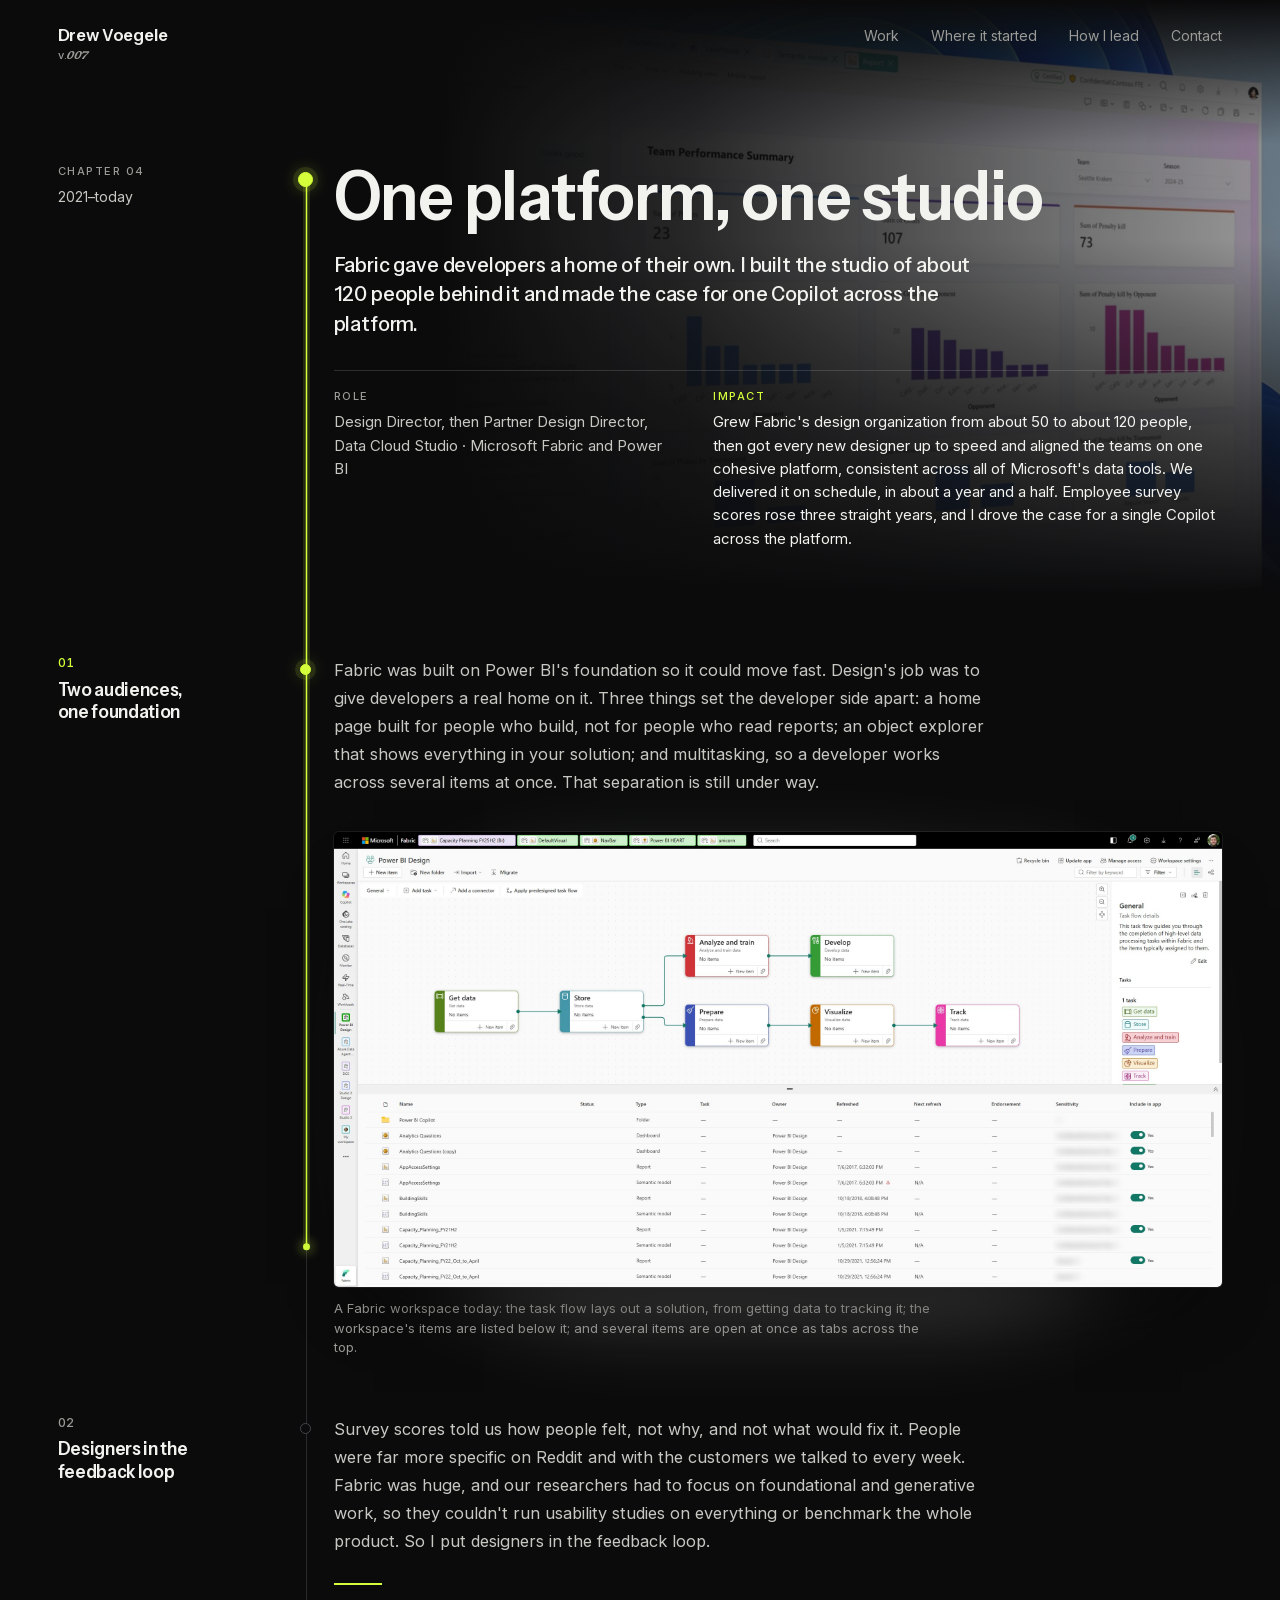
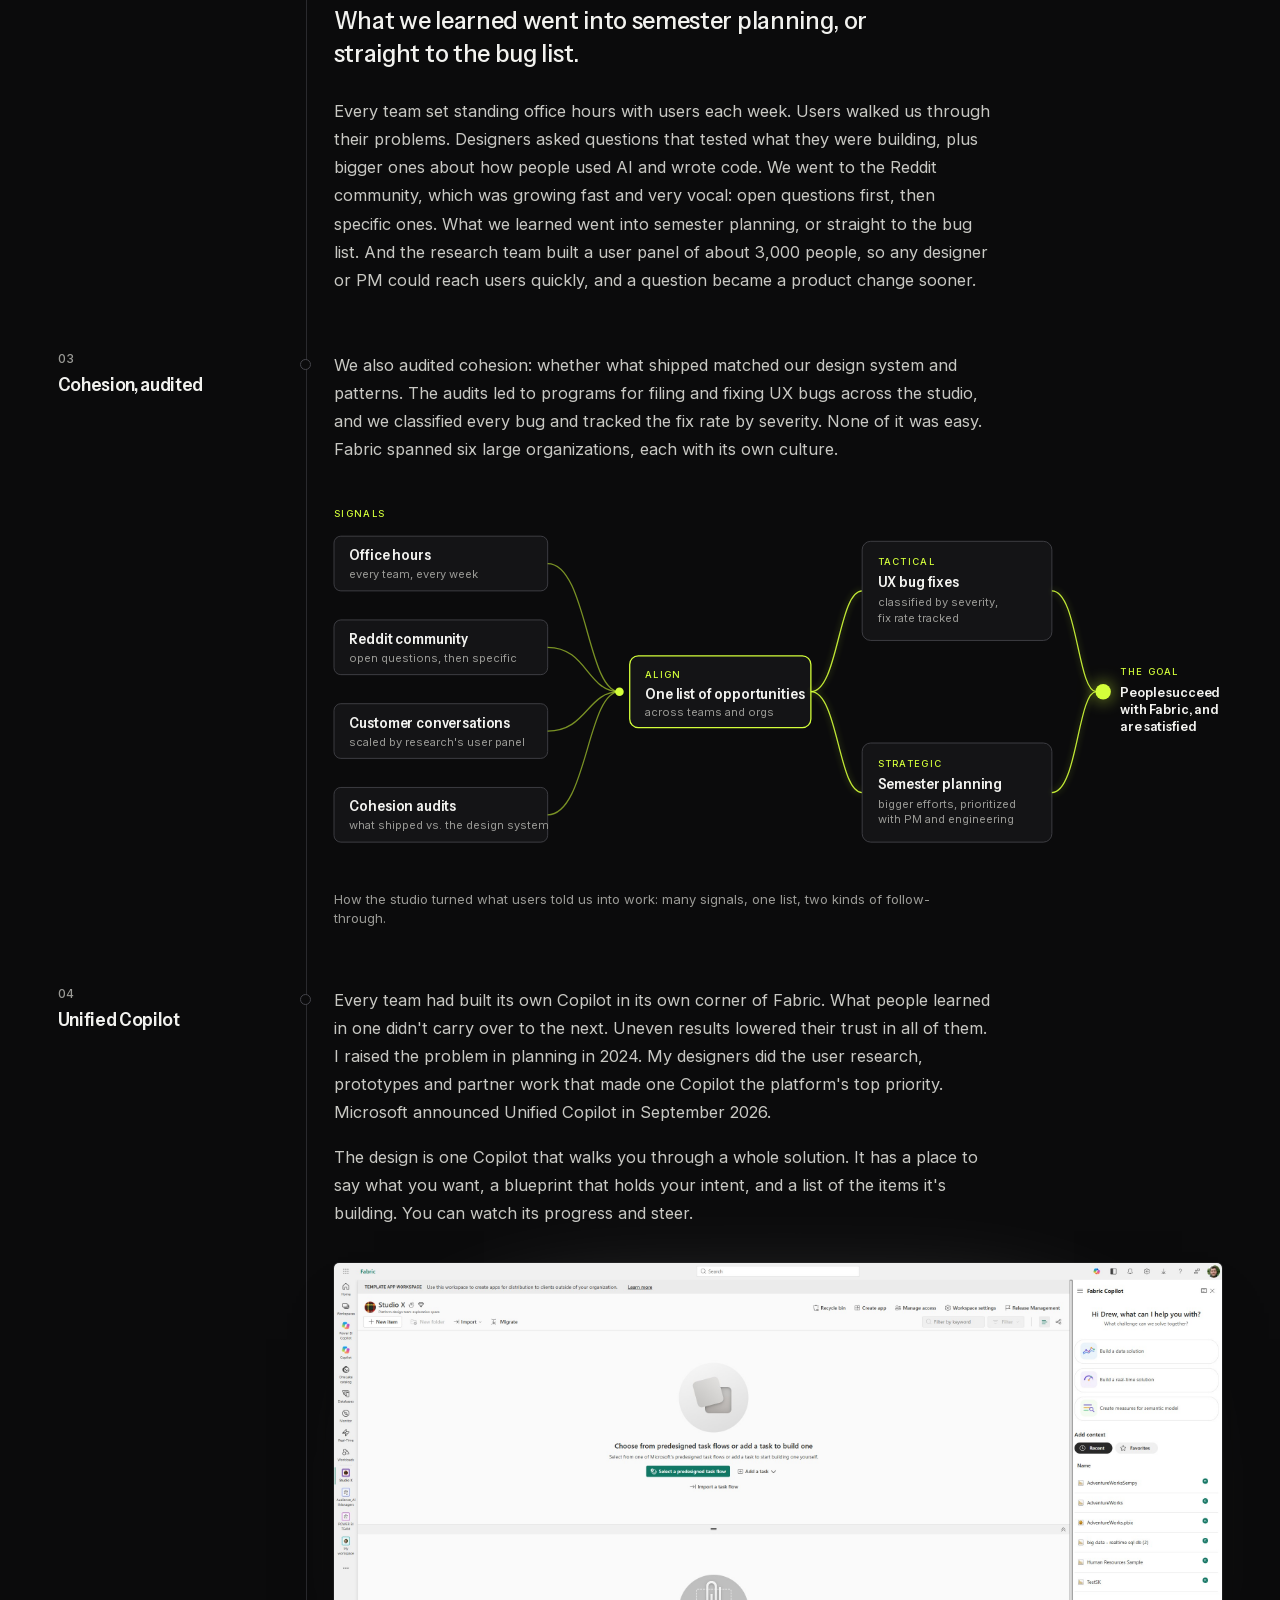
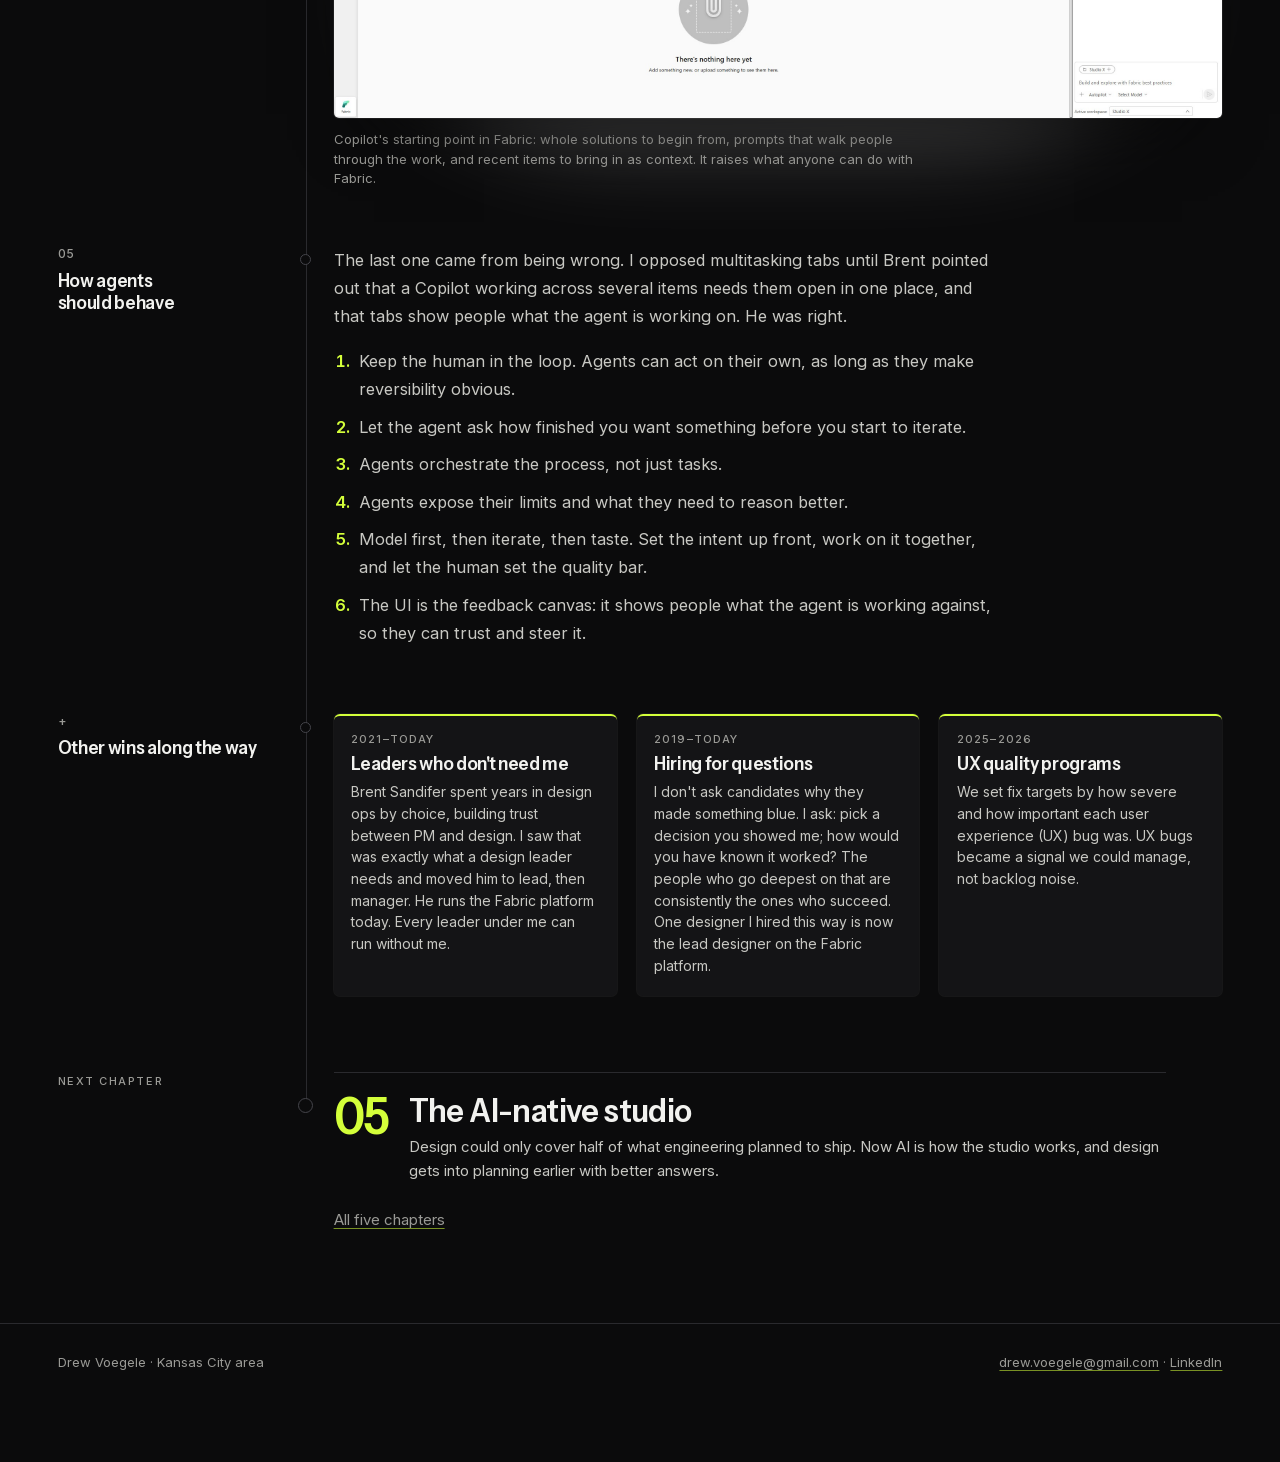
<file: work/one-platform-one-studio.html>
<!doctype html><html lang="en" data-type="instrument"><head><meta charset="utf-8"><meta name="viewport" content="width=device-width, initial-scale=1">
<title>One platform, one studio · Drew Voegele</title><meta name="description" content="Fabric gave developers a home of their own. I built the studio of about 120 people behind it and made the case for one Copilot across the platform."><meta name="robots" content="index, follow, noai, noimageai">
<meta name="color-scheme" content="dark"><meta name="theme-color" content="#0B0B0C">
<link rel="icon" href="../favicon.ico" sizes="48x48"><link rel="icon" href="../favicon.svg" type="image/svg+xml"><link rel="apple-touch-icon" href="../apple-touch-icon.png">
<link rel="canonical" href="https://drewvoegele.com/work/one-platform-one-studio.html">
<meta property="og:type" content="website"><meta property="og:site_name" content="Drew Voegele">
<meta property="og:title" content="One platform, one studio · Drew Voegele"><meta property="og:description" content="Fabric gave developers a home of their own. I built the studio of about 120 people behind it and made the case for one Copilot across the platform."><meta property="og:url" content="https://drewvoegele.com/work/one-platform-one-studio.html">
<meta property="og:image" content="https://drewvoegele.com/og/one-platform-one-studio.jpg"><meta property="og:image:width" content="1200"><meta property="og:image:height" content="630"><meta property="og:image:alt" content="Chapter 04: One platform, one studio">
<meta name="twitter:card" content="summary_large_image"><meta name="twitter:title" content="One platform, one studio · Drew Voegele"><meta name="twitter:description" content="Fabric gave developers a home of their own. I built the studio of about 120 people behind it and made the case for one Copilot across the platform."><meta name="twitter:image" content="https://drewvoegele.com/og/one-platform-one-studio.jpg">
<link rel="preload" href="../fonts/instrument-sans-latin.woff2" as="font" type="font/woff2" crossorigin><link rel="preload" href="../fonts/inter-latin.woff2" as="font" type="font/woff2" crossorigin>
<link rel="stylesheet" href="../fonts/fonts.css?v=f1bb394f">

<link rel="stylesheet" href="../styles.css?v=f1bb394f"><script type="application/ld+json">{"@context":"https://schema.org","@type":"Article","headline":"One platform, one studio","description":"Fabric gave developers a home of their own. I built the studio of about 120 people behind it and made the case for one Copilot across the platform.","url":"https://drewvoegele.com/work/one-platform-one-studio.html","image":"https://drewvoegele.com/og/one-platform-one-studio.jpg","author":{"@type":"Person","@id":"https://drewvoegele.com/#drew","name":"Drew Voegele","url":"https://drewvoegele.com/"}}</script>
<link rel="preload" as="image" href="../img/zava-report.jpg" fetchpriority="high">
<script>document.documentElement.classList.add("js");</script></head><body class="chapter-page">
<a class="skip" href="#main">Skip to content</a>
<div class="page">
<svg class="thread" aria-hidden="true" focusable="false"><path class="track"/><path class="glowline"/><path class="line"/><circle class="tip" r="3.5"/></svg>
<header class="site-head wrap"><span class="brand-wrap"><a class="brand" href="../index.html">Drew Voegele</a><span class="ver" title="v.007"><span aria-hidden="true">v.</span><svg aria-hidden="true" focusable="false" xmlns="http://www.w3.org/2000/svg" viewBox="0 -1374 2126 755" fill="currentColor"><path d="M500 -1264Q473 -1281 433 -1279Q379 -1267 345.0 -1224.5Q311 -1182 287 -1138Q252 -1072 197.0 -938.0Q142 -804 180 -729Q198 -695 252 -700Q313 -711 373.5 -785.0Q434 -859 474.5 -951.5Q515 -1044 526.0 -1133.0Q537 -1222 500 -1264ZM290 -625Q188 -608 88.5 -637.5Q-11 -667 1 -800Q16 -1004 146.5 -1184.0Q277 -1364 502 -1364Q562 -1364 610 -1345Q738 -1294 695.5 -1133.5Q653 -973 580 -852Q527 -765 460.0 -707.0Q393 -649 290 -625Z M1207 -1264Q1180 -1281 1140 -1279Q1086 -1267 1052.0 -1224.5Q1018 -1182 994 -1138Q959 -1072 904.0 -938.0Q849 -804 887 -729Q905 -695 959 -700Q1020 -711 1080.5 -785.0Q1141 -859 1181.5 -951.5Q1222 -1044 1233.0 -1133.0Q1244 -1222 1207 -1264ZM997 -625Q895 -608 795.5 -637.5Q696 -667 708 -800Q723 -1004 853.5 -1184.0Q984 -1364 1209 -1364Q1269 -1364 1317 -1345Q1445 -1294 1402.5 -1133.5Q1360 -973 1287 -852Q1234 -765 1167.0 -707.0Q1100 -649 997 -625Z M2116 -1349Q2089 -1211 1967.5 -1106.5Q1846 -1002 1762 -899Q1654 -765 1582 -631H1396Q1501 -802 1646.5 -944.5Q1792 -1087 1944 -1216Q1859 -1223 1774.0 -1218.5Q1689 -1214 1604 -1214Q1568 -1206 1553 -1193Q1536 -1175 1526.0 -1151.5Q1516 -1128 1490 -1122Q1439 -1113 1420 -1115L1512 -1339L1980 -1349Z"/></svg><span class="sr">v.007</span></span></span>
  <nav aria-label="Primary"><a href="../index.html#work">Work</a><a href="../index.html#origin">Where it started</a><a href="../index.html#lead">How I lead</a><a href="../index.html#contact">Contact</a></nav></header><main id="main"><article><header class="ch-hero">
    <div class="ch-hero-bg" style="--hero:url('img/zava-report.jpg')" aria-hidden="true"></div>
    <div class="wrap"><div class="row sh-row"><div class="rail"><span class="kicker">Chapter 04</span><span class="sh-years">2021–today</span></div><div class="spine"><span class="node start" data-t="start" aria-hidden="true"></span></div><div class="body"><h1 class="story-title">One platform, one studio</h1><p class="deck">Fabric gave developers a home of their own. I built the studio of about 120 people behind it and made the case for one Copilot across the platform.</p>
        <dl class="byline"><div><dt class="kicker">Role</dt><dd>Design Director, then Partner Design Director, Data Cloud Studio · Microsoft Fabric and Power BI</dd></div><div class="by-impact"><dt class="kicker">Impact</dt><dd>Grew Fabric's design organization from about 50 to about 120 people, then got every new designer up to speed and aligned the teams on one cohesive platform, consistent across all of Microsoft's data tools. We delivered it on schedule, in about a year and a half. Employee survey scores rose three straight years, and I drove the case for a single Copilot across the platform.</dd></div></dl></div></div></div>
  </header><section class="wrap chap-sec" aria-labelledby="sec-two-audiences-one-foundation">
      <div class="row sec-row"><div class="rail"><span class="sec-n">01<a class="sec-link" href="#sec-two-audiences-one-foundation" aria-label="Copy a link to this section: Two audiences, one foundation" title="Copy a link to this section"><svg viewBox="0 0 16 16" aria-hidden="true" focusable="false"><path d="M6.6 9.4a3 3 0 0 0 4.2 0l2.3-2.3a3 3 0 0 0-4.2-4.2L7.8 4" fill="none" stroke="currentColor" stroke-width="1.6" stroke-linecap="round"/><path d="M9.4 6.6a3 3 0 0 0-4.2 0L2.9 8.9a3 3 0 0 0 4.2 4.2L8.2 12" fill="none" stroke="currentColor" stroke-width="1.6" stroke-linecap="round"/></svg></a></span><h2 class="sec-h" id="sec-two-audiences-one-foundation">Two audiences, one foundation</h2></div><div class="spine"><span class="node" data-t="node" aria-hidden="true"></span></div><div class="body"><div class="prose"><p>Fabric was built on Power BI's foundation so it could move fast. Design's job was to give developers a real home on it. Three things set the developer side apart: a home page built for people who build, not for people who read reports; an object explorer that shows everything in your solution; and multitasking, so a developer works across several items at once. That separation is still under way.</p></div><div class="fig single"><figure class="jcell" style="--ar:1.9511"><a class="zoom" href="../img/fabric-workspace-taskflow-2026.jpg" data-cap="A Fabric workspace today: the task flow lays out a solution, from getting data to tracking it; the workspace's items are listed below it; and several items are open at once as tabs across the top." aria-label="Expand image: A Fabric workspace today: the task flow lays out a solution, from getting data to tracking it; the workspace's items are listed below it; and several items are open at once as tabs across the top."><span class="glow" style="--src:url('img/fabric-workspace-taskflow-2026.jpg')"><img src="../img/fabric-workspace-taskflow-2026.jpg" width="2552" height="1308" alt="A Fabric workspace today: the task flow lays out a solution, from getting data to tracking it; the workspace's items are listed below it; and several items are open at once as tabs across the top." loading="lazy" decoding="async"></span><span class="zoom-hint" aria-hidden="true"><svg viewBox="0 0 16 16"><path d="M9.5 2.5h4v4M13.5 2.5 9 7M6.5 13.5h-4v-4M2.5 13.5 7 9"/></svg></span></a><figcaption class="cap">A Fabric workspace today: the task flow lays out a solution, from getting data to tracking it; the workspace's items are listed below it; and several items are open at once as tabs across the top.</figcaption></figure></div></div></div>
    </section><section class="wrap chap-sec" aria-labelledby="sec-designers-in-the-feedback-loop">
      <div class="row sec-row"><div class="rail"><span class="sec-n">02<a class="sec-link" href="#sec-designers-in-the-feedback-loop" aria-label="Copy a link to this section: Designers in the feedback loop" title="Copy a link to this section"><svg viewBox="0 0 16 16" aria-hidden="true" focusable="false"><path d="M6.6 9.4a3 3 0 0 0 4.2 0l2.3-2.3a3 3 0 0 0-4.2-4.2L7.8 4" fill="none" stroke="currentColor" stroke-width="1.6" stroke-linecap="round"/><path d="M9.4 6.6a3 3 0 0 0-4.2 0L2.9 8.9a3 3 0 0 0 4.2 4.2L8.2 12" fill="none" stroke="currentColor" stroke-width="1.6" stroke-linecap="round"/></svg></a></span><h2 class="sec-h" id="sec-designers-in-the-feedback-loop">Designers in the feedback loop</h2></div><div class="spine"><span class="node" data-t="node" aria-hidden="true"></span></div><div class="body"><div class="prose"><p>Survey scores told us how people felt, not why, and not what would fix it. People were far more specific on Reddit and with the customers we talked to every week. Fabric was huge, and our researchers had to focus on foundational and generative work, so they couldn't run usability studies on everything or benchmark the whole product. So I put designers in the feedback loop.</p><blockquote class="pull inline-pull"><p>What we learned went into semester planning, or straight to the bug list.</p></blockquote><p>Every team set standing office hours with users each week. Users walked us through their problems. Designers asked questions that tested what they were building, plus bigger ones about how people used AI and wrote code. We went to the Reddit community, which was growing fast and very vocal: open questions first, then specific ones. What we learned went into semester planning, or straight to the bug list. And the research team built a user panel of about 3,000 people, so any designer or PM could reach users quickly, and a question became a product change sooner.</p></div></div></div>
    </section><section class="wrap chap-sec" aria-labelledby="sec-cohesion-audited">
      <div class="row sec-row"><div class="rail"><span class="sec-n">03<a class="sec-link" href="#sec-cohesion-audited" aria-label="Copy a link to this section: Cohesion, audited" title="Copy a link to this section"><svg viewBox="0 0 16 16" aria-hidden="true" focusable="false"><path d="M6.6 9.4a3 3 0 0 0 4.2 0l2.3-2.3a3 3 0 0 0-4.2-4.2L7.8 4" fill="none" stroke="currentColor" stroke-width="1.6" stroke-linecap="round"/><path d="M9.4 6.6a3 3 0 0 0-4.2 0L2.9 8.9a3 3 0 0 0 4.2 4.2L8.2 12" fill="none" stroke="currentColor" stroke-width="1.6" stroke-linecap="round"/></svg></a></span><h2 class="sec-h" id="sec-cohesion-audited">Cohesion, audited</h2></div><div class="spine"><span class="node" data-t="node" aria-hidden="true"></span></div><div class="body"><div class="prose"><p>We also audited cohesion: whether what shipped matched our design system and patterns. The audits led to programs for filing and fixing UX bugs across the studio, and we classified every bug and tracked the fix rate by severity. None of it was easy. Fabric spanned six large organizations, each with its own culture.</p></div><figure class="fig diagram" role="img" aria-label="How the studio turned what users told us into work: many signals, one list, two kinds of follow-through."><svg class="dg dg-wide" viewBox="0 0 1040 440" aria-hidden="true"><text class="dg-k" x="0" y="18"><tspan x="0" dy="0">SIGNALS</tspan></text><rect class="dg-box" x="0" y="40" width="250" height="64" rx="8"/><text class="dg-t" x="18" y="68"><tspan x="18" dy="0">Office hours</tspan></text><text class="dg-s" x="18" y="89"><tspan x="18" dy="0">every team, every week</tspan></text><path class="dg-line" d="M250 72 C 296 72, 296 222, 334 222"/><rect class="dg-box" x="0" y="138" width="250" height="64" rx="8"/><text class="dg-t" x="18" y="166"><tspan x="18" dy="0">Reddit community</tspan></text><text class="dg-s" x="18" y="187"><tspan x="18" dy="0">open questions, then specific</tspan></text><path class="dg-line" d="M250 170 C 296 170, 296 222, 334 222"/><rect class="dg-box" x="0" y="236" width="250" height="64" rx="8"/><text class="dg-t" x="18" y="264"><tspan x="18" dy="0">Customer conversations</tspan></text><text class="dg-s" x="18" y="285"><tspan x="18" dy="0">scaled by research's user panel</tspan></text><path class="dg-line" d="M250 268 C 296 268, 296 222, 334 222"/><rect class="dg-box" x="0" y="334" width="250" height="64" rx="8"/><text class="dg-t" x="18" y="362"><tspan x="18" dy="0">Cohesion audits</tspan></text><text class="dg-s" x="18" y="383"><tspan x="18" dy="0">what shipped vs. the design system</tspan></text><path class="dg-line" d="M250 366 C 296 366, 296 222, 334 222"/><circle class="dg-dot" cx="334" cy="222" r="5"/><rect class="dg-box dg-hub" x="346" y="180" width="212" height="84" rx="10"/><text class="dg-k" x="364" y="206"><tspan x="364" dy="0">ALIGN</tspan></text><text class="dg-t" x="364" y="230"><tspan x="364" dy="0">One list of opportunities</tspan></text><text class="dg-s" x="364" y="250"><tspan x="364" dy="0">across teams and orgs</tspan></text><path class="dg-line dg-strong" d="M558 222 C 590 222, 590 104, 618 104"/><path class="dg-line dg-strong" d="M558 222 C 590 222, 590 340, 618 340"/><rect class="dg-box" x="618" y="46" width="222" height="116" rx="10"/><text class="dg-k" x="636" y="74"><tspan x="636" dy="0">TACTICAL</tspan></text><text class="dg-t" x="636" y="100"><tspan x="636" dy="0">UX bug fixes</tspan></text><text class="dg-s" x="636" y="122"><tspan x="636" dy="0">classified by severity,</tspan><tspan x="636" dy="18">fix rate tracked</tspan></text><rect class="dg-box" x="618" y="282" width="222" height="116" rx="10"/><text class="dg-k" x="636" y="310"><tspan x="636" dy="0">STRATEGIC</tspan></text><text class="dg-t" x="636" y="336"><tspan x="636" dy="0">Semester planning</tspan></text><text class="dg-s" x="636" y="358"><tspan x="636" dy="0">bigger efforts, prioritized</tspan><tspan x="636" dy="18">with PM and engineering</tspan></text><path class="dg-line dg-strong" d="M840 104 C 870 104, 870 222, 892 222"/><path class="dg-line dg-strong" d="M840 340 C 870 340, 870 222, 892 222"/><circle class="dg-goal" cx="900" cy="222" r="9"/><text class="dg-k" x="920" y="202"><tspan x="920" dy="0">THE GOAL</tspan></text><text class="dg-t dg-t-sm" x="920" y="228"><tspan x="920" dy="0">People succeed</tspan><tspan x="920" dy="20">with Fabric, and</tspan><tspan x="920" dy="20">are satisfied</tspan></text></svg><svg class="dg dg-tall" viewBox="0 0 360 754" aria-hidden="true"><text class="dg-k" x="20" y="18"><tspan x="20" dy="0">SIGNALS</tspan></text><rect class="dg-box" x="20" y="32" width="320" height="54" rx="8"/><text class="dg-t" x="36" y="55"><tspan x="36" dy="0">Office hours</tspan></text><text class="dg-s" x="36" y="74"><tspan x="36" dy="0">every team, every week</tspan></text><rect class="dg-box" x="20" y="98" width="320" height="54" rx="8"/><text class="dg-t" x="36" y="121"><tspan x="36" dy="0">Reddit community</tspan></text><text class="dg-s" x="36" y="140"><tspan x="36" dy="0">open questions, then specific</tspan></text><rect class="dg-box" x="20" y="164" width="320" height="54" rx="8"/><text class="dg-t" x="36" y="187"><tspan x="36" dy="0">Customer conversations</tspan></text><text class="dg-s" x="36" y="206"><tspan x="36" dy="0">scaled by research's user panel</tspan></text><rect class="dg-box" x="20" y="230" width="320" height="54" rx="8"/><text class="dg-t" x="36" y="253"><tspan x="36" dy="0">Cohesion audits</tspan></text><text class="dg-s" x="36" y="272"><tspan x="36" dy="0">what shipped vs. the design system</tspan></text><path class="dg-line dg-strong" d="M180 286 V 326"/><circle class="dg-dot" cx="180" cy="326" r="5"/><rect class="dg-box dg-hub" x="40" y="338" width="280" height="80" rx="10"/><text class="dg-k" x="58" y="364"><tspan x="58" dy="0">ALIGN</tspan></text><text class="dg-t" x="58" y="388"><tspan x="58" dy="0">One list of opportunities</tspan></text><text class="dg-s" x="58" y="407"><tspan x="58" dy="0">across teams and orgs</tspan></text><path class="dg-line dg-strong" d="M180 418 C 180 446, 98 442, 98 470"/><path class="dg-line dg-strong" d="M180 418 C 180 446, 262 442, 262 470"/><rect class="dg-box" x="20" y="470" width="156" height="128" rx="10"/><text class="dg-k" x="34" y="496"><tspan x="34" dy="0">TACTICAL</tspan></text><text class="dg-t" x="34" y="520"><tspan x="34" dy="0">UX bug fixes</tspan></text><text class="dg-s" x="34" y="542"><tspan x="34" dy="0">classified by</tspan><tspan x="34" dy="17">severity, fix rate</tspan><tspan x="34" dy="17">tracked</tspan></text><rect class="dg-box" x="184" y="470" width="156" height="128" rx="10"/><text class="dg-k" x="198" y="496"><tspan x="198" dy="0">STRATEGIC</tspan></text><text class="dg-t" x="198" y="520"><tspan x="198" dy="0">Semester</tspan><tspan x="198" dy="20">planning</tspan></text><text class="dg-s" x="198" y="562"><tspan x="198" dy="0">bigger efforts,</tspan><tspan x="198" dy="17">with PM and eng</tspan></text><path class="dg-line dg-strong" d="M98 598 C 98 628, 180 624, 180 650"/><path class="dg-line dg-strong" d="M262 598 C 262 628, 180 624, 180 650"/><circle class="dg-goal" cx="180" cy="658" r="9"/><text class="dg-k" x="180" y="696" text-anchor="middle"><tspan x="180" dy="0">THE GOAL</tspan></text><text class="dg-t" x="180" y="722" text-anchor="middle"><tspan x="180" dy="0">People succeed with Fabric,</tspan><tspan x="180" dy="21">and are satisfied</tspan></text></svg><p class="sr">Four signals feed one list of opportunities, aligned across teams and orgs: weekly office hours on every team, the Reddit community, customer conversations (later scaled by the research team's user panel), and cohesion audits. From there, work splits two ways: tactical UX bug fixes, classified by severity with the fix rate tracked, and strategic efforts taken into semester planning with PM and engineering. Both lead to the goal: people succeed with Fabric, and are satisfied.</p><figcaption class="cap">How the studio turned what users told us into work: many signals, one list, two kinds of follow-through.</figcaption></figure></div></div>
    </section><section class="wrap chap-sec" id="unified-copilot" aria-labelledby="sec-unified-copilot">
      <div class="row sec-row"><div class="rail"><span class="sec-n">04<a class="sec-link" href="#sec-unified-copilot" aria-label="Copy a link to this section: Unified Copilot" title="Copy a link to this section"><svg viewBox="0 0 16 16" aria-hidden="true" focusable="false"><path d="M6.6 9.4a3 3 0 0 0 4.2 0l2.3-2.3a3 3 0 0 0-4.2-4.2L7.8 4" fill="none" stroke="currentColor" stroke-width="1.6" stroke-linecap="round"/><path d="M9.4 6.6a3 3 0 0 0-4.2 0L2.9 8.9a3 3 0 0 0 4.2 4.2L8.2 12" fill="none" stroke="currentColor" stroke-width="1.6" stroke-linecap="round"/></svg></a></span><h2 class="sec-h" id="sec-unified-copilot">Unified Copilot</h2></div><div class="spine"><span class="node" data-t="node" aria-hidden="true"></span></div><div class="body"><div class="prose"><p>Every team had built its own Copilot in its own corner of Fabric. What people learned in one didn't carry over to the next. Uneven results lowered their trust in all of them. I raised the problem in planning in 2024. My designers did the user research, prototypes and partner work that made one Copilot the platform's top priority. Microsoft announced Unified Copilot in September 2026.</p><p>The design is one Copilot that walks you through a whole solution. It has a place to say what you want, a blueprint that holds your intent, and a list of the items it's building. You can watch its progress and steer.</p></div><div class="fig single"><figure class="jcell" style="--ar:1.9511"><a class="zoom" href="../img/fabric-copilot-zero-state-2026.jpg" data-cap="Copilot's starting point in Fabric: whole solutions to begin from, prompts that walk people through the work, and recent items to bring in as context. It raises what anyone can do with Fabric." aria-label="Expand image: Copilot's starting point in Fabric: whole solutions to begin from, prompts that walk people through the work, and recent items to bring in as context. It raises what anyone can do with Fabric."><span class="glow" style="--src:url('img/fabric-copilot-zero-state-2026.jpg')"><img src="../img/fabric-copilot-zero-state-2026.jpg" width="2552" height="1308" alt="Copilot's starting point in Fabric: whole solutions to begin from, prompts that walk people through the work, and recent items to bring in as context. It raises what anyone can do with Fabric." loading="lazy" decoding="async"></span><span class="zoom-hint" aria-hidden="true"><svg viewBox="0 0 16 16"><path d="M9.5 2.5h4v4M13.5 2.5 9 7M6.5 13.5h-4v-4M2.5 13.5 7 9"/></svg></span></a><figcaption class="cap">Copilot's starting point in Fabric: whole solutions to begin from, prompts that walk people through the work, and recent items to bring in as context. It raises what anyone can do with Fabric.</figcaption></figure></div></div></div>
    </section><section class="wrap chap-sec" aria-labelledby="sec-how-agents-should-behave">
      <div class="row sec-row"><div class="rail"><span class="sec-n">05<a class="sec-link" href="#sec-how-agents-should-behave" aria-label="Copy a link to this section: How agents should behave" title="Copy a link to this section"><svg viewBox="0 0 16 16" aria-hidden="true" focusable="false"><path d="M6.6 9.4a3 3 0 0 0 4.2 0l2.3-2.3a3 3 0 0 0-4.2-4.2L7.8 4" fill="none" stroke="currentColor" stroke-width="1.6" stroke-linecap="round"/><path d="M9.4 6.6a3 3 0 0 0-4.2 0L2.9 8.9a3 3 0 0 0 4.2 4.2L8.2 12" fill="none" stroke="currentColor" stroke-width="1.6" stroke-linecap="round"/></svg></a></span><h2 class="sec-h" id="sec-how-agents-should-behave">How agents should behave</h2></div><div class="spine"><span class="node" data-t="node" aria-hidden="true"></span></div><div class="body"><div class="prose"><p>The last one came from being wrong. I opposed multitasking tabs until Brent pointed out that a Copilot working across several items needs them open in one place, and that tabs show people what the agent is working on. He was right.</p><ol class="principles"><li>Keep the human in the loop. Agents can act on their own, as long as they make reversibility obvious.</li><li>Let the agent ask how finished you want something before you start to iterate.</li><li>Agents orchestrate the process, not just tasks.</li><li>Agents expose their limits and what they need to reason better.</li><li>Model first, then iterate, then taste. Set the intent up front, work on it together, and let the human set the quality bar.</li><li>The UI is the feedback canvas: it shows people what the agent is working against, so they can trust and steer it.</li></ol></div></div></div>
    </section><section class="wrap chap-sec also" aria-labelledby="also-h">
    <div class="row sec-row"><div class="rail"><span class="sec-n">+<a class="sec-link" href="#also-h" aria-label="Copy a link to this section: Other wins along the way" title="Copy a link to this section"><svg viewBox="0 0 16 16" aria-hidden="true" focusable="false"><path d="M6.6 9.4a3 3 0 0 0 4.2 0l2.3-2.3a3 3 0 0 0-4.2-4.2L7.8 4" fill="none" stroke="currentColor" stroke-width="1.6" stroke-linecap="round"/><path d="M9.4 6.6a3 3 0 0 0-4.2 0L2.9 8.9a3 3 0 0 0 4.2 4.2L8.2 12" fill="none" stroke="currentColor" stroke-width="1.6" stroke-linecap="round"/></svg></a></span><h2 class="sec-h" id="also-h">Other wins along the way</h2></div><div class="spine"><span class="node" data-t="node" aria-hidden="true"></span></div><div class="body"><ul class="cards"><li class="card text-only"><div class="card-body"><p class="card-meta">2021–today</p><h3>Leaders who don't need me</h3><p>Brent Sandifer spent years in design ops by choice, building trust between PM and design. I saw that was exactly what a design leader needs and moved him to lead, then manager. He runs the Fabric platform today. Every leader under me can run without me.</p></div></li><li class="card text-only"><div class="card-body"><p class="card-meta">2019–today</p><h3>Hiring for questions</h3><p>I don't ask candidates why they made something blue. I ask: pick a decision you showed me; how would you have known it worked? The people who go deepest on that are consistently the ones who succeed. One designer I hired this way is now the lead designer on the Fabric platform.</p></div></li><li class="card text-only"><div class="card-body"><p class="card-meta">2025–2026</p><h3>UX quality programs</h3><p>We set fix targets by how severe and how important each user experience (UX) bug was. UX bugs became a signal we could manage, not backlog noise.</p></div></li></ul></div></div>
  </section></article><nav class="wrap chap-sec onward" aria-label="Next chapter">
    <div class="row sec-row"><div class="rail"><span class="kicker">Next chapter</span></div><div class="spine"><span class="node end" data-t="end" aria-hidden="true"></span></div><div class="body"><a class="onward-link" href="the-ai-native-studio.html"><span class="ow-n">05</span><span class="ow-title">The AI-native studio</span><span class="ow-sum">Design could only cover half of what engineering planned to ship. Now AI is how the studio works, and design gets into planning earlier with better answers.</span></a>
        <p class="back"><a href="../index.html#work">All five chapters</a></p></div></div>
  </nav></main><footer class="site-foot wrap"><p>Drew Voegele · Kansas City area</p><p><a class="eml" href="#contact" data-u="elegeov.werd" data-d="moc.liamg">drew.voegele at gmail dot com</a> · <a href="https://www.linkedin.com/in/drewvoegele">LinkedIn</a></p></footer></div>

<script src="../thread.js?v=f1bb394f" defer></script>
<script src="../lightbox.js?v=f1bb394f" defer></script>
<script>document.querySelectorAll("a.eml").forEach(function(a){var r=function(x){return x.split("").reverse().join("")},e=r(a.dataset.u)+"@"+r(a.dataset.d);a.href="mailto:"+e;a.textContent=e})</script>
<script>(function(){var ls=document.querySelectorAll("a.sec-link");if(!ls.length||!navigator.clipboard||!window.isSecureContext)return;var live=document.createElement("p");live.className="sr";live.setAttribute("aria-live","polite");document.body.appendChild(live);ls.forEach(function(a){a.addEventListener("click",function(e){e.preventDefault();navigator.clipboard.writeText(location.href.split("#")[0]+a.hash).then(function(){history.replaceState(null,"",a.hash);a.classList.add("copied");live.textContent="Link copied";setTimeout(function(){a.classList.remove("copied");live.textContent=""},1800)},function(){location.hash=a.hash})})})})()</script>

</body></html>
</file>
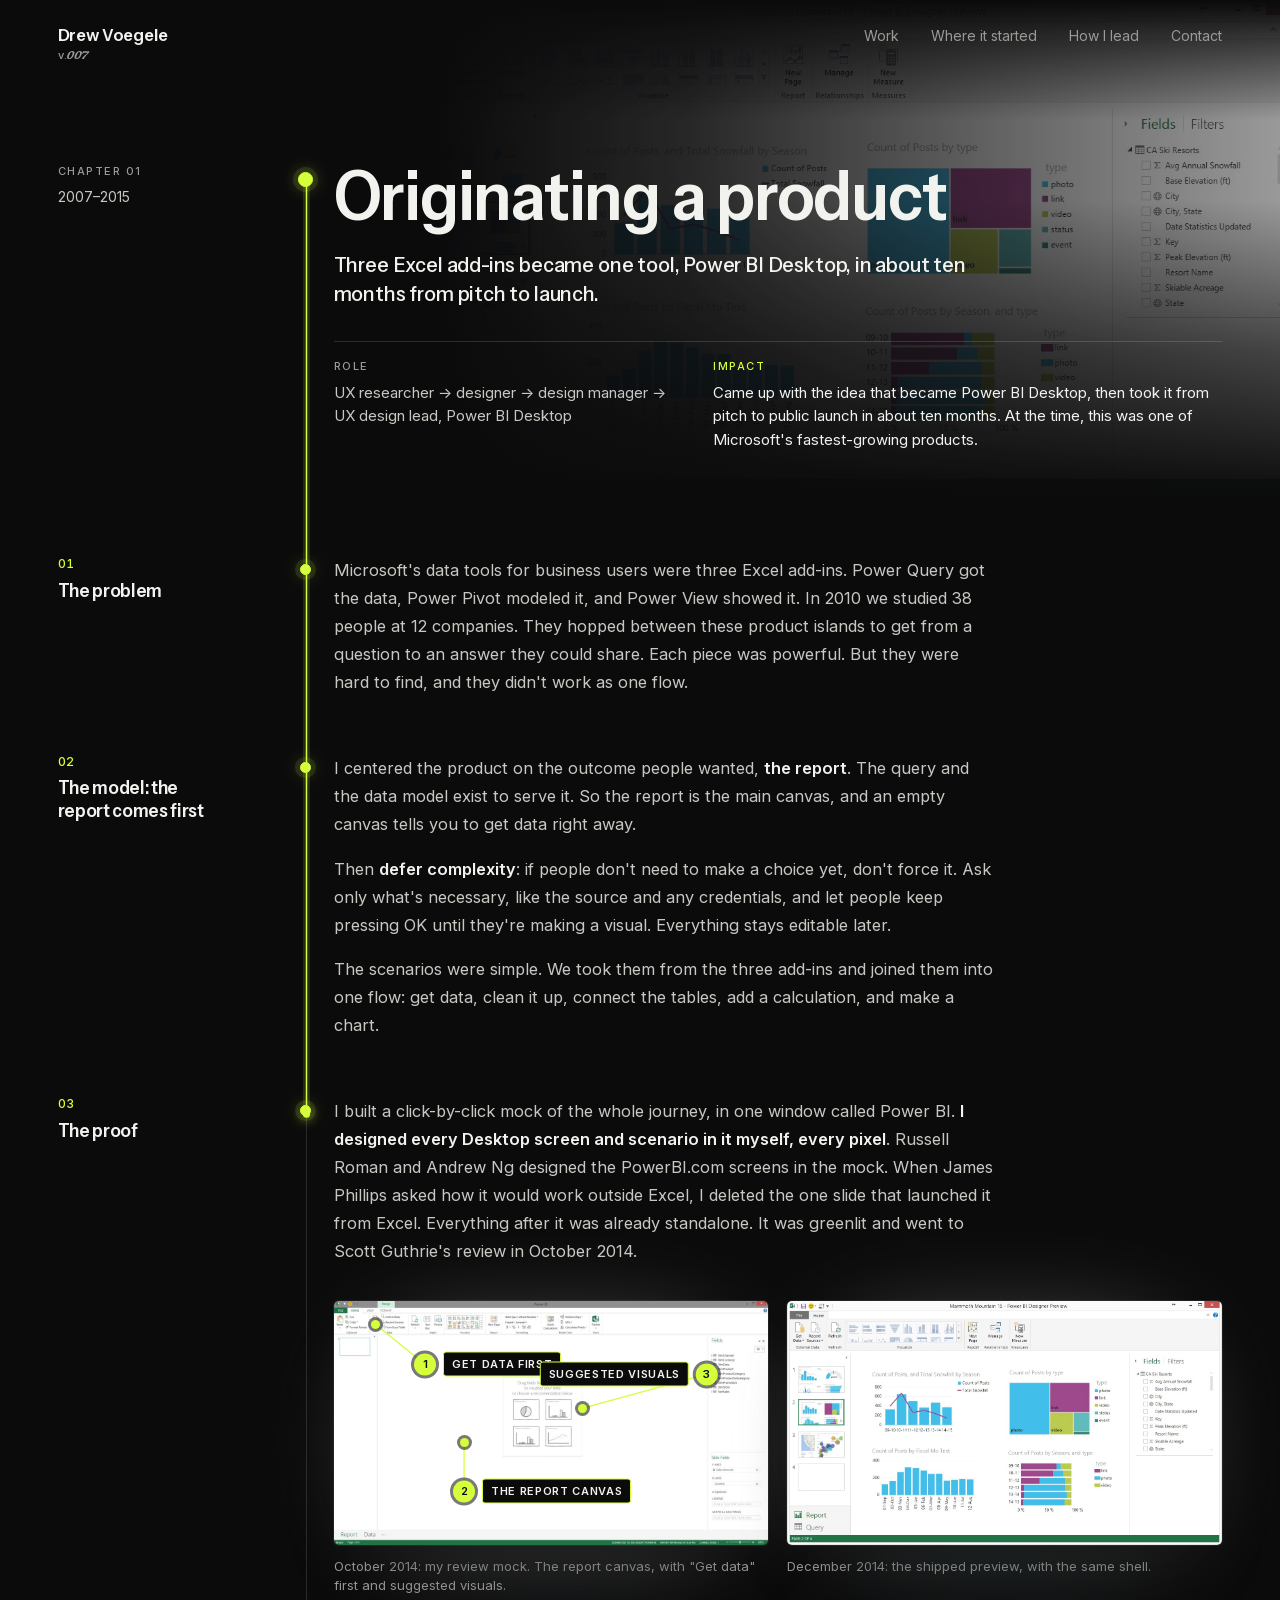
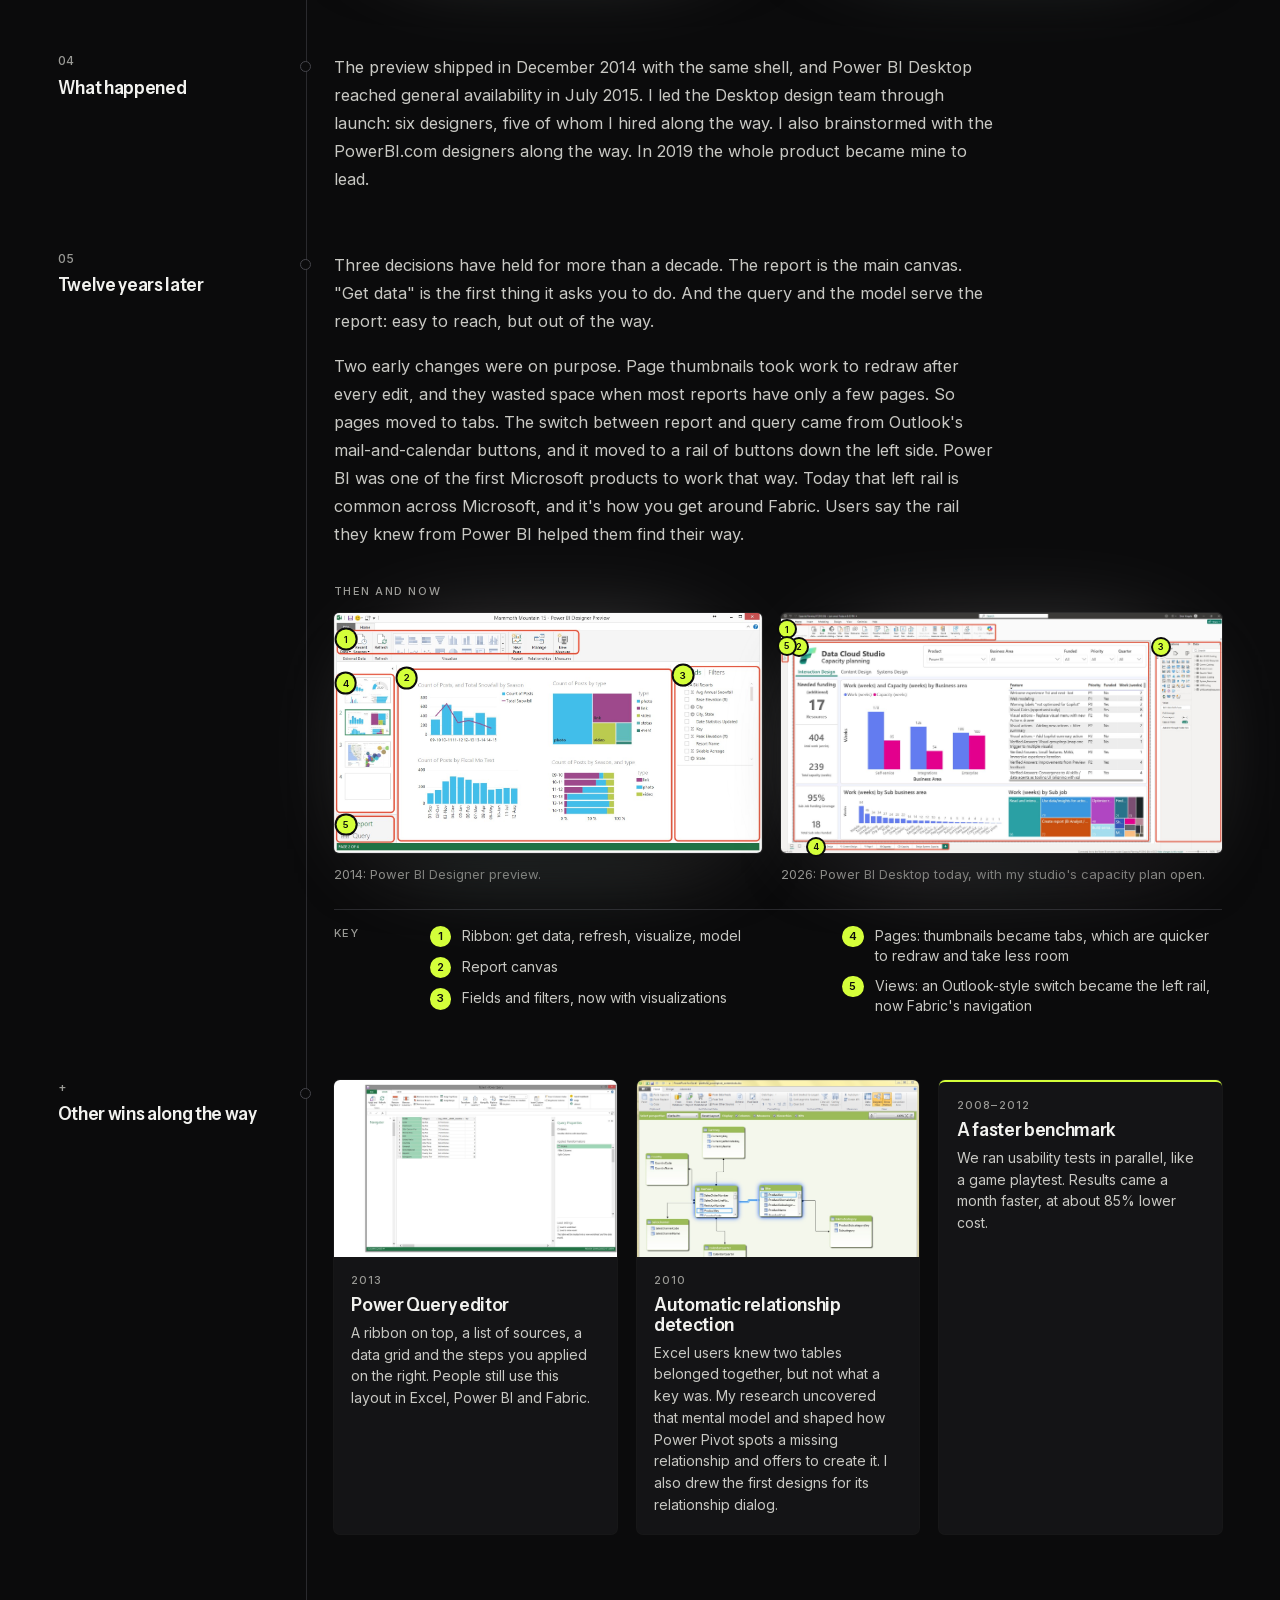
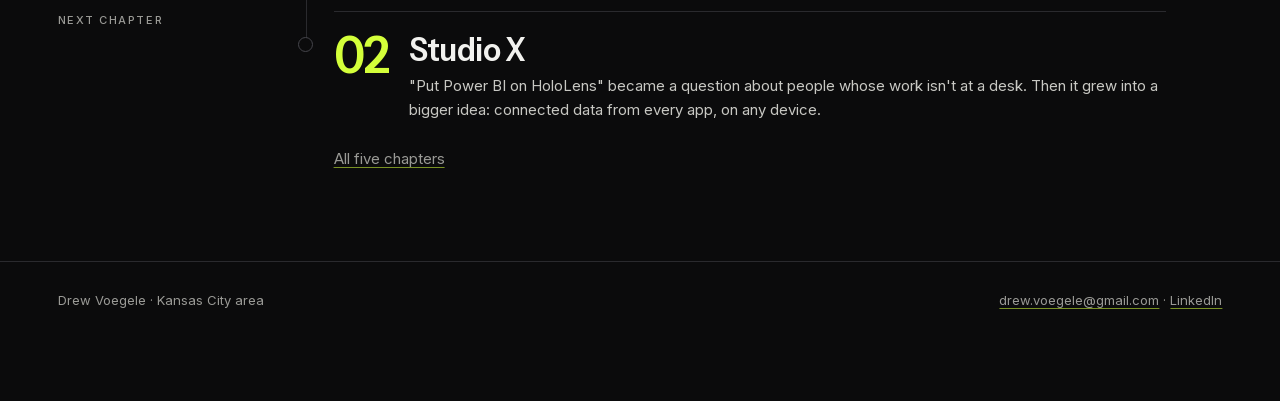
<file: work/originating-a-product.html>
<!doctype html><html lang="en" data-type="instrument"><head><meta charset="utf-8"><meta name="viewport" content="width=device-width, initial-scale=1">
<title>Originating a product · Drew Voegele</title><meta name="description" content="Three Excel add-ins became one tool, Power BI Desktop, in about ten months from pitch to launch."><meta name="robots" content="index, follow, noai, noimageai">
<meta name="color-scheme" content="dark"><meta name="theme-color" content="#0B0B0C">
<link rel="icon" href="../favicon.ico" sizes="48x48"><link rel="icon" href="../favicon.svg" type="image/svg+xml"><link rel="apple-touch-icon" href="../apple-touch-icon.png">
<link rel="canonical" href="https://drewvoegele.com/work/originating-a-product.html">
<meta property="og:type" content="website"><meta property="og:site_name" content="Drew Voegele">
<meta property="og:title" content="Originating a product · Drew Voegele"><meta property="og:description" content="Three Excel add-ins became one tool, Power BI Desktop, in about ten months from pitch to launch."><meta property="og:url" content="https://drewvoegele.com/work/originating-a-product.html">
<meta property="og:image" content="https://drewvoegele.com/og/originating-a-product.jpg"><meta property="og:image:width" content="1200"><meta property="og:image:height" content="630"><meta property="og:image:alt" content="Chapter 01: Originating a product">
<meta name="twitter:card" content="summary_large_image"><meta name="twitter:title" content="Originating a product · Drew Voegele"><meta name="twitter:description" content="Three Excel add-ins became one tool, Power BI Desktop, in about ten months from pitch to launch."><meta name="twitter:image" content="https://drewvoegele.com/og/originating-a-product.jpg">
<link rel="preload" href="../fonts/instrument-sans-latin.woff2" as="font" type="font/woff2" crossorigin><link rel="preload" href="../fonts/inter-latin.woff2" as="font" type="font/woff2" crossorigin>
<link rel="stylesheet" href="../fonts/fonts.css?v=f1bb394f">

<link rel="stylesheet" href="../styles.css?v=f1bb394f"><script type="application/ld+json">{"@context":"https://schema.org","@type":"Article","headline":"Originating a product","description":"Three Excel add-ins became one tool, Power BI Desktop, in about ten months from pitch to launch.","url":"https://drewvoegele.com/work/originating-a-product.html","image":"https://drewvoegele.com/og/originating-a-product.jpg","author":{"@type":"Person","@id":"https://drewvoegele.com/#drew","name":"Drew Voegele","url":"https://drewvoegele.com/"}}</script>
<link rel="preload" as="image" href="../img/pbi-designer-preview-2014.jpg" fetchpriority="high">
<script>document.documentElement.classList.add("js");</script></head><body class="chapter-page">
<a class="skip" href="#main">Skip to content</a>
<div class="page">
<svg class="thread" aria-hidden="true" focusable="false"><path class="track"/><path class="glowline"/><path class="line"/><circle class="tip" r="3.5"/></svg>
<header class="site-head wrap"><span class="brand-wrap"><a class="brand" href="../index.html">Drew Voegele</a><span class="ver" title="v.007"><span aria-hidden="true">v.</span><svg aria-hidden="true" focusable="false" xmlns="http://www.w3.org/2000/svg" viewBox="0 -1374 2126 755" fill="currentColor"><path d="M500 -1264Q473 -1281 433 -1279Q379 -1267 345.0 -1224.5Q311 -1182 287 -1138Q252 -1072 197.0 -938.0Q142 -804 180 -729Q198 -695 252 -700Q313 -711 373.5 -785.0Q434 -859 474.5 -951.5Q515 -1044 526.0 -1133.0Q537 -1222 500 -1264ZM290 -625Q188 -608 88.5 -637.5Q-11 -667 1 -800Q16 -1004 146.5 -1184.0Q277 -1364 502 -1364Q562 -1364 610 -1345Q738 -1294 695.5 -1133.5Q653 -973 580 -852Q527 -765 460.0 -707.0Q393 -649 290 -625Z M1207 -1264Q1180 -1281 1140 -1279Q1086 -1267 1052.0 -1224.5Q1018 -1182 994 -1138Q959 -1072 904.0 -938.0Q849 -804 887 -729Q905 -695 959 -700Q1020 -711 1080.5 -785.0Q1141 -859 1181.5 -951.5Q1222 -1044 1233.0 -1133.0Q1244 -1222 1207 -1264ZM997 -625Q895 -608 795.5 -637.5Q696 -667 708 -800Q723 -1004 853.5 -1184.0Q984 -1364 1209 -1364Q1269 -1364 1317 -1345Q1445 -1294 1402.5 -1133.5Q1360 -973 1287 -852Q1234 -765 1167.0 -707.0Q1100 -649 997 -625Z M2116 -1349Q2089 -1211 1967.5 -1106.5Q1846 -1002 1762 -899Q1654 -765 1582 -631H1396Q1501 -802 1646.5 -944.5Q1792 -1087 1944 -1216Q1859 -1223 1774.0 -1218.5Q1689 -1214 1604 -1214Q1568 -1206 1553 -1193Q1536 -1175 1526.0 -1151.5Q1516 -1128 1490 -1122Q1439 -1113 1420 -1115L1512 -1339L1980 -1349Z"/></svg><span class="sr">v.007</span></span></span>
  <nav aria-label="Primary"><a href="../index.html#work">Work</a><a href="../index.html#origin">Where it started</a><a href="../index.html#lead">How I lead</a><a href="../index.html#contact">Contact</a></nav></header><main id="main"><article><header class="ch-hero">
    <div class="ch-hero-bg" style="--hero:url('img/pbi-designer-preview-2014.jpg')" aria-hidden="true"></div>
    <div class="wrap"><div class="row sh-row"><div class="rail"><span class="kicker">Chapter 01</span><span class="sh-years">2007–2015</span></div><div class="spine"><span class="node start" data-t="start" aria-hidden="true"></span></div><div class="body"><h1 class="story-title">Originating a product</h1><p class="deck">Three Excel add-ins became one tool, Power BI Desktop, in about ten months from pitch to launch.</p>
        <dl class="byline"><div><dt class="kicker">Role</dt><dd>UX researcher → designer → design manager → UX design lead, Power BI Desktop</dd></div><div class="by-impact"><dt class="kicker">Impact</dt><dd>Came up with the idea that became Power BI Desktop, then took it from pitch to public launch in about ten months. At the time, this was one of Microsoft's fastest-growing products.</dd></div></dl></div></div></div>
  </header><section class="wrap chap-sec" aria-labelledby="sec-the-problem">
      <div class="row sec-row"><div class="rail"><span class="sec-n">01<a class="sec-link" href="#sec-the-problem" aria-label="Copy a link to this section: The problem" title="Copy a link to this section"><svg viewBox="0 0 16 16" aria-hidden="true" focusable="false"><path d="M6.6 9.4a3 3 0 0 0 4.2 0l2.3-2.3a3 3 0 0 0-4.2-4.2L7.8 4" fill="none" stroke="currentColor" stroke-width="1.6" stroke-linecap="round"/><path d="M9.4 6.6a3 3 0 0 0-4.2 0L2.9 8.9a3 3 0 0 0 4.2 4.2L8.2 12" fill="none" stroke="currentColor" stroke-width="1.6" stroke-linecap="round"/></svg></a></span><h2 class="sec-h" id="sec-the-problem">The problem</h2></div><div class="spine"><span class="node" data-t="node" aria-hidden="true"></span></div><div class="body"><div class="prose"><p>Microsoft's data tools for business users were three Excel add-ins. Power Query got the data, Power Pivot modeled it, and Power View showed it. In 2010 we studied 38 people at 12 companies. They hopped between these product islands to get from a question to an answer they could share. Each piece was powerful. But they were hard to find, and they didn't work as one flow.</p></div></div></div>
    </section><section class="wrap chap-sec" aria-labelledby="sec-the-model-the-report-comes-first">
      <div class="row sec-row"><div class="rail"><span class="sec-n">02<a class="sec-link" href="#sec-the-model-the-report-comes-first" aria-label="Copy a link to this section: The model: the report comes first" title="Copy a link to this section"><svg viewBox="0 0 16 16" aria-hidden="true" focusable="false"><path d="M6.6 9.4a3 3 0 0 0 4.2 0l2.3-2.3a3 3 0 0 0-4.2-4.2L7.8 4" fill="none" stroke="currentColor" stroke-width="1.6" stroke-linecap="round"/><path d="M9.4 6.6a3 3 0 0 0-4.2 0L2.9 8.9a3 3 0 0 0 4.2 4.2L8.2 12" fill="none" stroke="currentColor" stroke-width="1.6" stroke-linecap="round"/></svg></a></span><h2 class="sec-h" id="sec-the-model-the-report-comes-first">The model: the report comes first</h2></div><div class="spine"><span class="node" data-t="node" aria-hidden="true"></span></div><div class="body"><div class="prose"><p>I centered the product on the outcome people wanted, <strong>the report</strong>. The query and the data model exist to serve it. So the report is the main canvas, and an empty canvas tells you to get data right away.</p><p>Then <strong>defer complexity</strong>: if people don't need to make a choice yet, don't force it. Ask only what's necessary, like the source and any credentials, and let people keep pressing OK until they're making a visual. Everything stays editable later.</p><p>The scenarios were simple. We took them from the three add-ins and joined them into one flow: get data, clean it up, connect the tables, add a calculation, and make a chart.</p></div></div></div>
    </section><section class="wrap chap-sec" aria-labelledby="sec-the-proof">
      <div class="row sec-row"><div class="rail"><span class="sec-n">03<a class="sec-link" href="#sec-the-proof" aria-label="Copy a link to this section: The proof" title="Copy a link to this section"><svg viewBox="0 0 16 16" aria-hidden="true" focusable="false"><path d="M6.6 9.4a3 3 0 0 0 4.2 0l2.3-2.3a3 3 0 0 0-4.2-4.2L7.8 4" fill="none" stroke="currentColor" stroke-width="1.6" stroke-linecap="round"/><path d="M9.4 6.6a3 3 0 0 0-4.2 0L2.9 8.9a3 3 0 0 0 4.2 4.2L8.2 12" fill="none" stroke="currentColor" stroke-width="1.6" stroke-linecap="round"/></svg></a></span><h2 class="sec-h" id="sec-the-proof">The proof</h2></div><div class="spine"><span class="node" data-t="node" aria-hidden="true"></span></div><div class="body"><div class="prose"><p>I built a click-by-click mock of the whole journey, in one window called Power BI. <strong>I designed every Desktop screen and scenario in it myself, every pixel</strong>. Russell Roman and Andrew Ng designed the PowerBI.com screens in the mock. When James Phillips asked how it would work outside Excel, I deleted the one slide that launched it from Excel. Everything after it was already standalone. It was greenlit and went to Scott Guthrie's review in October 2014.</p></div><div class="fig"><div class="jrow"><figure class="jcell" style="--ar:1.7778"><a class="zoom" href="../img/pbi-scottgu-empty-canvas.jpg" data-cap="October 2014: my review mock. The report canvas, with &quot;Get data&quot; first and suggested visuals." data-callouts aria-label="Expand image: October 2014: my review mock. The report canvas, with &quot;Get data&quot; first and suggested visuals."><div class="ann"><span class="glow" style="--src:url('img/pbi-scottgu-empty-canvas.jpg')"><img src="../img/pbi-scottgu-empty-canvas.jpg" width="1280" height="720" alt="October 2014: my review mock. The report canvas, with &quot;Get data&quot; first and suggested visuals." loading="lazy" decoding="async"></span><svg class="ann-lines" viewBox="0 0 100 100" preserveAspectRatio="none" aria-hidden="true"><line x1="9.6" y1="9.6" x2="21" y2="26" vector-effect="non-scaling-stroke"/><line x1="30" y1="58" x2="30" y2="78" vector-effect="non-scaling-stroke"/><line x1="57.2" y1="44" x2="86" y2="30" vector-effect="non-scaling-stroke"/></svg><span class="ann-dot" style="left:9.6%;top:9.6%"></span><span class="ann-dot" style="left:30%;top:58%"></span><span class="ann-dot" style="left:57.2%;top:44%"></span><span class="ann-tag" style="left:21%;top:26%"><span class="mk" aria-hidden="true">1</span><span class="chip">Get data first</span></span><span class="ann-tag" style="left:30%;top:78%"><span class="mk" aria-hidden="true">2</span><span class="chip">The report canvas</span></span><span class="ann-tag is-left" style="left:86%;top:30%"><span class="mk" aria-hidden="true">3</span><span class="chip">Suggested visuals</span></span></div><span class="zoom-hint" aria-hidden="true"><svg viewBox="0 0 16 16"><path d="M9.5 2.5h4v4M13.5 2.5 9 7M6.5 13.5h-4v-4M2.5 13.5 7 9"/></svg></span></a>
      <ol class="ann-legend"><li><span class="mk" aria-hidden="true">1</span><span>Get data first</span></li><li><span class="mk" aria-hidden="true">2</span><span>The report canvas</span></li><li><span class="mk" aria-hidden="true">3</span><span>Suggested visuals</span></li></ol><figcaption class="cap">October 2014: my review mock. The report canvas, with &quot;Get data&quot; first and suggested visuals.</figcaption></figure><figure class="jcell" style="--ar:1.7841"><a class="zoom" href="../img/pbi-designer-preview-2014.jpg" data-cap="December 2014: the shipped preview, with the same shell." aria-label="Expand image: December 2014: the shipped preview, with the same shell."><span class="glow" style="--src:url('img/pbi-designer-preview-2014.jpg')"><img src="../img/pbi-designer-preview-2014.jpg" width="1281" height="718" alt="December 2014: the shipped preview, with the same shell." loading="lazy" decoding="async"></span><span class="zoom-hint" aria-hidden="true"><svg viewBox="0 0 16 16"><path d="M9.5 2.5h4v4M13.5 2.5 9 7M6.5 13.5h-4v-4M2.5 13.5 7 9"/></svg></span></a><figcaption class="cap">December 2014: the shipped preview, with the same shell.</figcaption></figure></div></div></div></div>
    </section><section class="wrap chap-sec" aria-labelledby="sec-what-happened">
      <div class="row sec-row"><div class="rail"><span class="sec-n">04<a class="sec-link" href="#sec-what-happened" aria-label="Copy a link to this section: What happened" title="Copy a link to this section"><svg viewBox="0 0 16 16" aria-hidden="true" focusable="false"><path d="M6.6 9.4a3 3 0 0 0 4.2 0l2.3-2.3a3 3 0 0 0-4.2-4.2L7.8 4" fill="none" stroke="currentColor" stroke-width="1.6" stroke-linecap="round"/><path d="M9.4 6.6a3 3 0 0 0-4.2 0L2.9 8.9a3 3 0 0 0 4.2 4.2L8.2 12" fill="none" stroke="currentColor" stroke-width="1.6" stroke-linecap="round"/></svg></a></span><h2 class="sec-h" id="sec-what-happened">What happened</h2></div><div class="spine"><span class="node" data-t="node" aria-hidden="true"></span></div><div class="body"><div class="prose"><p>The preview shipped in December 2014 with the same shell, and Power BI Desktop reached general availability in July 2015. I led the Desktop design team through launch: six designers, five of whom I hired along the way. I also brainstormed with the PowerBI.com designers along the way. In 2019 the whole product became mine to lead.</p></div></div></div>
    </section><section class="wrap chap-sec" aria-labelledby="sec-twelve-years-later">
      <div class="row sec-row"><div class="rail"><span class="sec-n">05<a class="sec-link" href="#sec-twelve-years-later" aria-label="Copy a link to this section: Twelve years later" title="Copy a link to this section"><svg viewBox="0 0 16 16" aria-hidden="true" focusable="false"><path d="M6.6 9.4a3 3 0 0 0 4.2 0l2.3-2.3a3 3 0 0 0-4.2-4.2L7.8 4" fill="none" stroke="currentColor" stroke-width="1.6" stroke-linecap="round"/><path d="M9.4 6.6a3 3 0 0 0-4.2 0L2.9 8.9a3 3 0 0 0 4.2 4.2L8.2 12" fill="none" stroke="currentColor" stroke-width="1.6" stroke-linecap="round"/></svg></a></span><h2 class="sec-h" id="sec-twelve-years-later">Twelve years later</h2></div><div class="spine"><span class="node" data-t="node" aria-hidden="true"></span></div><div class="body"><div class="prose"><p>Three decisions have held for more than a decade. The report is the main canvas. &quot;Get data&quot; is the first thing it asks you to do. And the query and the model serve the report: easy to reach, but out of the way.</p><p>Two early changes were on purpose. Page thumbnails took work to redraw after every edit, and they wasted space when most reports have only a few pages. So pages moved to tabs. The switch between report and query came from Outlook's mail-and-calendar buttons, and it moved to a rail of buttons down the left side. Power BI was one of the first Microsoft products to work that way. Today that left rail is common across Microsoft, and it's how you get around Fabric. Users say the rail they knew from Power BI helped them find their way.</p></div><div class="fig compare"><p class="kicker">Then and now</p><div class="jrow"><figure class="jcell" style="--ar:1.7841"><a class="zoom" href="../img/pbi-ia-2014-annotated.jpg" data-cap="2014: Power BI Designer preview." data-clean="../img/pbi-designer-preview-2014.jpg" data-callouts aria-label="Expand image: 2014: Power BI Designer preview."><div class="ann"><span class="glow" style="--src:url('img/pbi-ia-2014-annotated.jpg')"><img src="../img/pbi-ia-2014-annotated.jpg" width="1281" height="718" alt="2014: Power BI Designer preview." loading="lazy" decoding="async"></span><span aria-hidden="true"><span class="ov" style="left:2.79%;top:10.89%;--d:4.4">1</span><span class="ov" style="left:16.97%;top:27.02%;--d:4.4">2</span><span class="ov" style="left:81.75%;top:25.94%;--d:4.4">3</span><span class="ov" style="left:2.71%;top:29.3%;--d:4.4">4</span><span class="ov" style="left:2.79%;top:88.31%;--d:4.4">5</span></span></div><span class="zoom-hint" aria-hidden="true"><svg viewBox="0 0 16 16"><path d="M9.5 2.5h4v4M13.5 2.5 9 7M6.5 13.5h-4v-4M2.5 13.5 7 9"/></svg></span></a><figcaption class="cap">2014: Power BI Designer preview.</figcaption></figure><figure class="jcell" style="--ar:1.8416"><a class="zoom" href="../img/pbi-ia-2026-annotated.jpg" data-cap="2026: Power BI Desktop today, with my studio's capacity plan open." data-clean="../img/pbi-desktop-2026.jpg" data-callouts aria-label="Expand image: 2026: Power BI Desktop today, with my studio's capacity plan open."><div class="ann"><span class="glow" style="--src:url('img/pbi-ia-2026-annotated.jpg')"><img src="../img/pbi-ia-2026-annotated.jpg" width="2000" height="1086" alt="2026: Power BI Desktop today, with my studio's capacity plan open." loading="lazy" decoding="async"></span><span aria-hidden="true"><span class="ov" style="left:1.47%;top:6.85%;--d:3.1">1</span><span class="ov" style="left:3.98%;top:14.18%;--d:3.1">2</span><span class="ov" style="left:86.05%;top:14.09%;--d:3.1">3</span><span class="ov" style="left:7.83%;top:97.6%;--d:3.1">4</span><span class="ov" style="left:1.27%;top:13.63%;--d:3.1">5</span></span></div><span class="zoom-hint" aria-hidden="true"><svg viewBox="0 0 16 16"><path d="M9.5 2.5h4v4M13.5 2.5 9 7M6.5 13.5h-4v-4M2.5 13.5 7 9"/></svg></span></a><figcaption class="cap">2026: Power BI Desktop today, with my studio's capacity plan open.</figcaption></figure></div>
    <div class="key"><p class="kicker">Key</p><ol class="legend"><li>Ribbon: get data, refresh, visualize, model</li><li>Report canvas</li><li>Fields and filters, now with visualizations</li><li>Pages: thumbnails became tabs, which are quicker to redraw and take less room</li><li>Views: an Outlook-style switch became the left rail, now Fabric's navigation</li></ol></div></div></div></div>
    </section><section class="wrap chap-sec also" aria-labelledby="also-h">
    <div class="row sec-row"><div class="rail"><span class="sec-n">+<a class="sec-link" href="#also-h" aria-label="Copy a link to this section: Other wins along the way" title="Copy a link to this section"><svg viewBox="0 0 16 16" aria-hidden="true" focusable="false"><path d="M6.6 9.4a3 3 0 0 0 4.2 0l2.3-2.3a3 3 0 0 0-4.2-4.2L7.8 4" fill="none" stroke="currentColor" stroke-width="1.6" stroke-linecap="round"/><path d="M9.4 6.6a3 3 0 0 0-4.2 0L2.9 8.9a3 3 0 0 0 4.2 4.2L8.2 12" fill="none" stroke="currentColor" stroke-width="1.6" stroke-linecap="round"/></svg></a></span><h2 class="sec-h" id="also-h">Other wins along the way</h2></div><div class="spine"><span class="node" data-t="node" aria-hidden="true"></span></div><div class="body"><ul class="cards"><li class="card"><a class="zoom card-img" href="../img/power-query-editor-2013.jpg" data-cap="Power Query editor: A ribbon on top, a list of sources, a data grid and the steps you applied on the right. People still use this layout in Excel, Power BI and Fabric." aria-label="Expand image: Power Query editor: A ribbon on top, a list of sources, a data grid and the steps you applied on the right. People still use this layout in Excel, Power BI and Fabric."><img src="../img/power-query-editor-2013.jpg" width="1600" height="900" alt="Power Query editor" loading="lazy" decoding="async"><span class="zoom-hint" aria-hidden="true"><svg viewBox="0 0 16 16"><path d="M9.5 2.5h4v4M13.5 2.5 9 7M6.5 13.5h-4v-4M2.5 13.5 7 9"/></svg></span></a><div class="card-body"><p class="card-meta">2013</p><h3>Power Query editor</h3><p>A ribbon on top, a list of sources, a data grid and the steps you applied on the right. People still use this layout in Excel, Power BI and Fabric.</p></div></li><li class="card"><a class="zoom card-img" href="../img/powerpivot-er-diagram-2012.jpg" data-cap="Automatic relationship detection: Excel users knew two tables belonged together, but not what a key was. My research uncovered that mental model and shaped how Power Pivot spots a missing relationship and offers to create it. I also drew the first designs for its relationship dialog." aria-label="Expand image: Automatic relationship detection: Excel users knew two tables belonged together, but not what a key was. My research uncovered that mental model and shaped how Power Pivot spots a missing relationship and offers to create it. I also drew the first designs for its relationship dialog."><img src="../img/powerpivot-er-diagram-2012.jpg" width="1324" height="1040" alt="Automatic relationship detection" loading="lazy" decoding="async"><span class="zoom-hint" aria-hidden="true"><svg viewBox="0 0 16 16"><path d="M9.5 2.5h4v4M13.5 2.5 9 7M6.5 13.5h-4v-4M2.5 13.5 7 9"/></svg></span></a><div class="card-body"><p class="card-meta">2010</p><h3>Automatic relationship detection</h3><p>Excel users knew two tables belonged together, but not what a key was. My research uncovered that mental model and shaped how Power Pivot spots a missing relationship and offers to create it. I also drew the first designs for its relationship dialog.</p></div></li><li class="card text-only"><div class="card-body"><p class="card-meta">2008–2012</p><h3>A faster benchmark</h3><p>We ran usability tests in parallel, like a game playtest. Results came a month faster, at about 85% lower cost.</p></div></li></ul></div></div>
  </section></article><nav class="wrap chap-sec onward" aria-label="Next chapter">
    <div class="row sec-row"><div class="rail"><span class="kicker">Next chapter</span></div><div class="spine"><span class="node end" data-t="end" aria-hidden="true"></span></div><div class="body"><a class="onward-link" href="strategy-and-studio.html"><span class="ow-n">02</span><span class="ow-title">Studio X</span><span class="ow-sum">&quot;Put Power BI on HoloLens&quot; became a question about people whose work isn't at a desk. Then it grew into a bigger idea: connected data from every app, on any device.</span></a>
        <p class="back"><a href="../index.html#work">All five chapters</a></p></div></div>
  </nav></main><footer class="site-foot wrap"><p>Drew Voegele · Kansas City area</p><p><a class="eml" href="#contact" data-u="elegeov.werd" data-d="moc.liamg">drew.voegele at gmail dot com</a> · <a href="https://www.linkedin.com/in/drewvoegele">LinkedIn</a></p></footer></div>

<script src="../thread.js?v=f1bb394f" defer></script>
<script src="../lightbox.js?v=f1bb394f" defer></script>
<script>document.querySelectorAll("a.eml").forEach(function(a){var r=function(x){return x.split("").reverse().join("")},e=r(a.dataset.u)+"@"+r(a.dataset.d);a.href="mailto:"+e;a.textContent=e})</script>
<script>(function(){var ls=document.querySelectorAll("a.sec-link");if(!ls.length||!navigator.clipboard||!window.isSecureContext)return;var live=document.createElement("p");live.className="sr";live.setAttribute("aria-live","polite");document.body.appendChild(live);ls.forEach(function(a){a.addEventListener("click",function(e){e.preventDefault();navigator.clipboard.writeText(location.href.split("#")[0]+a.hash).then(function(){history.replaceState(null,"",a.hash);a.classList.add("copied");live.textContent="Link copied";setTimeout(function(){a.classList.remove("copied");live.textContent=""},1800)},function(){location.hash=a.hash})})})})()</script>

</body></html>
</file>
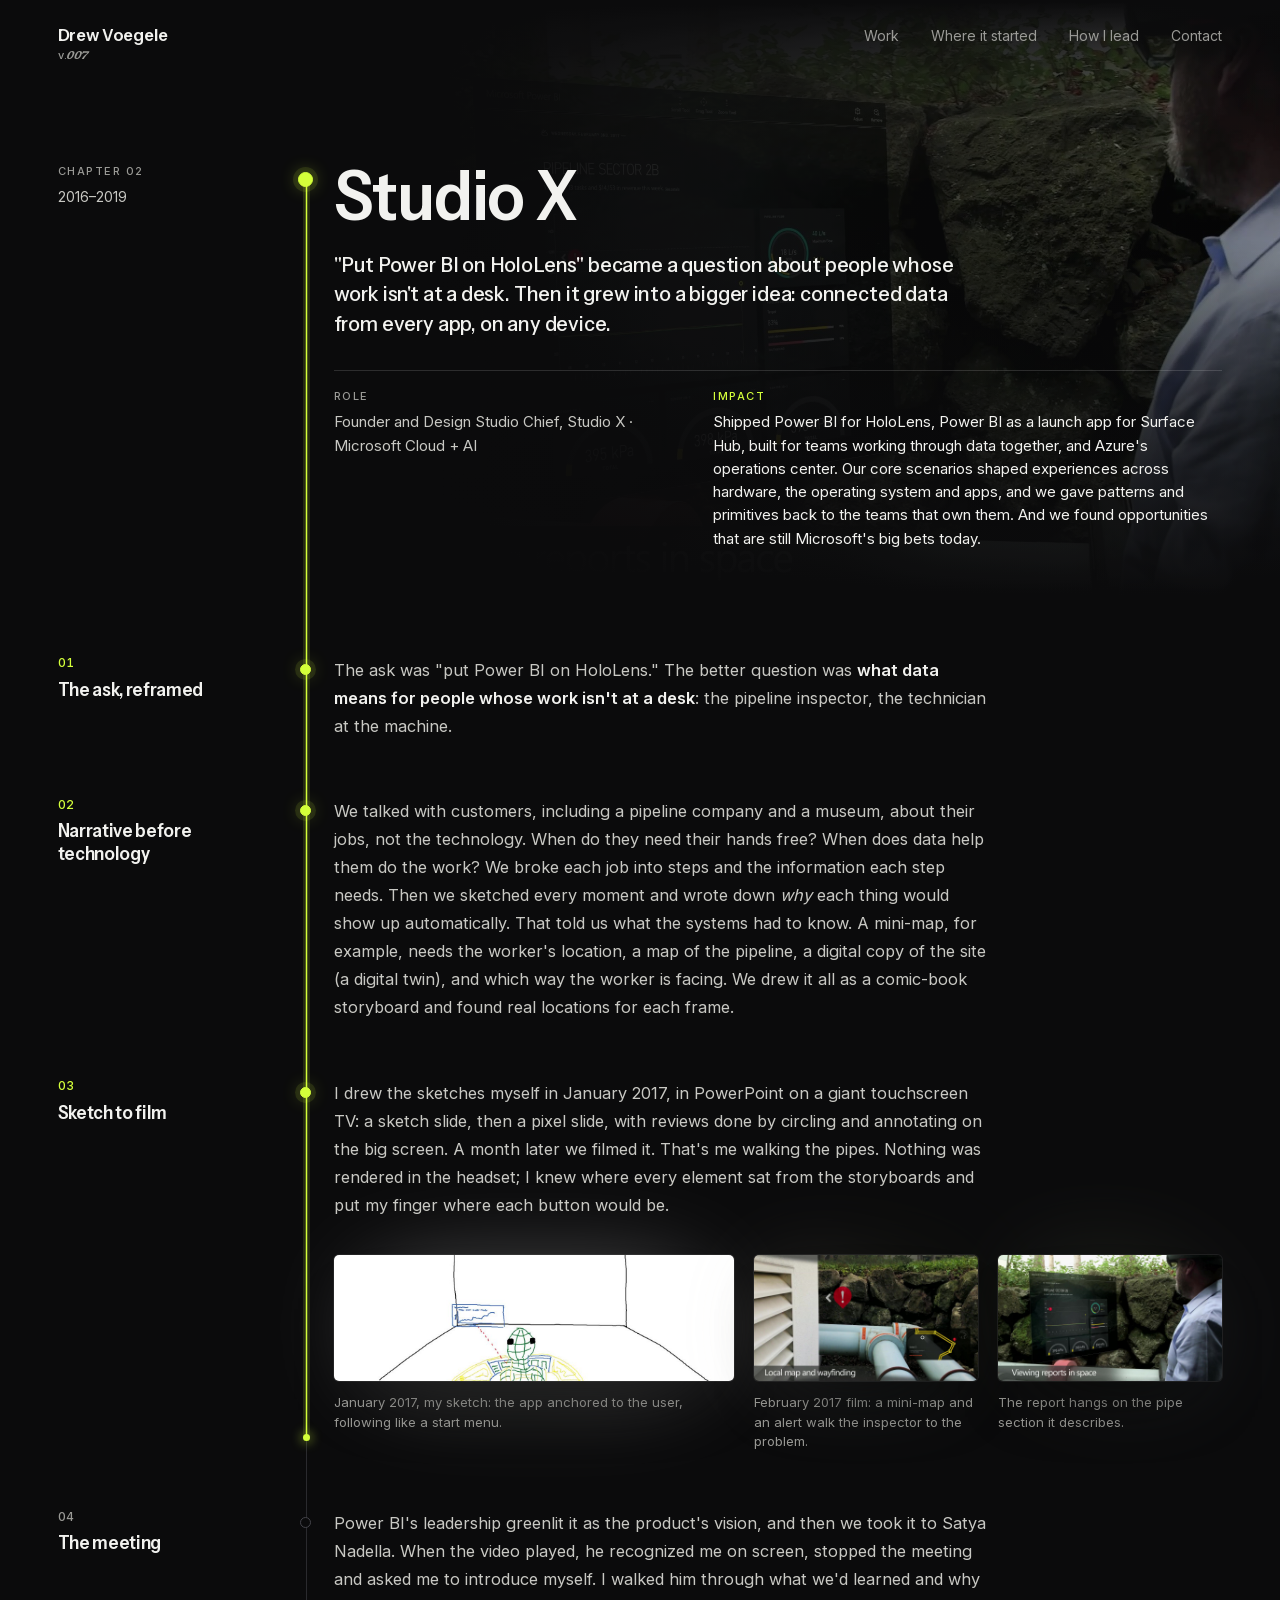
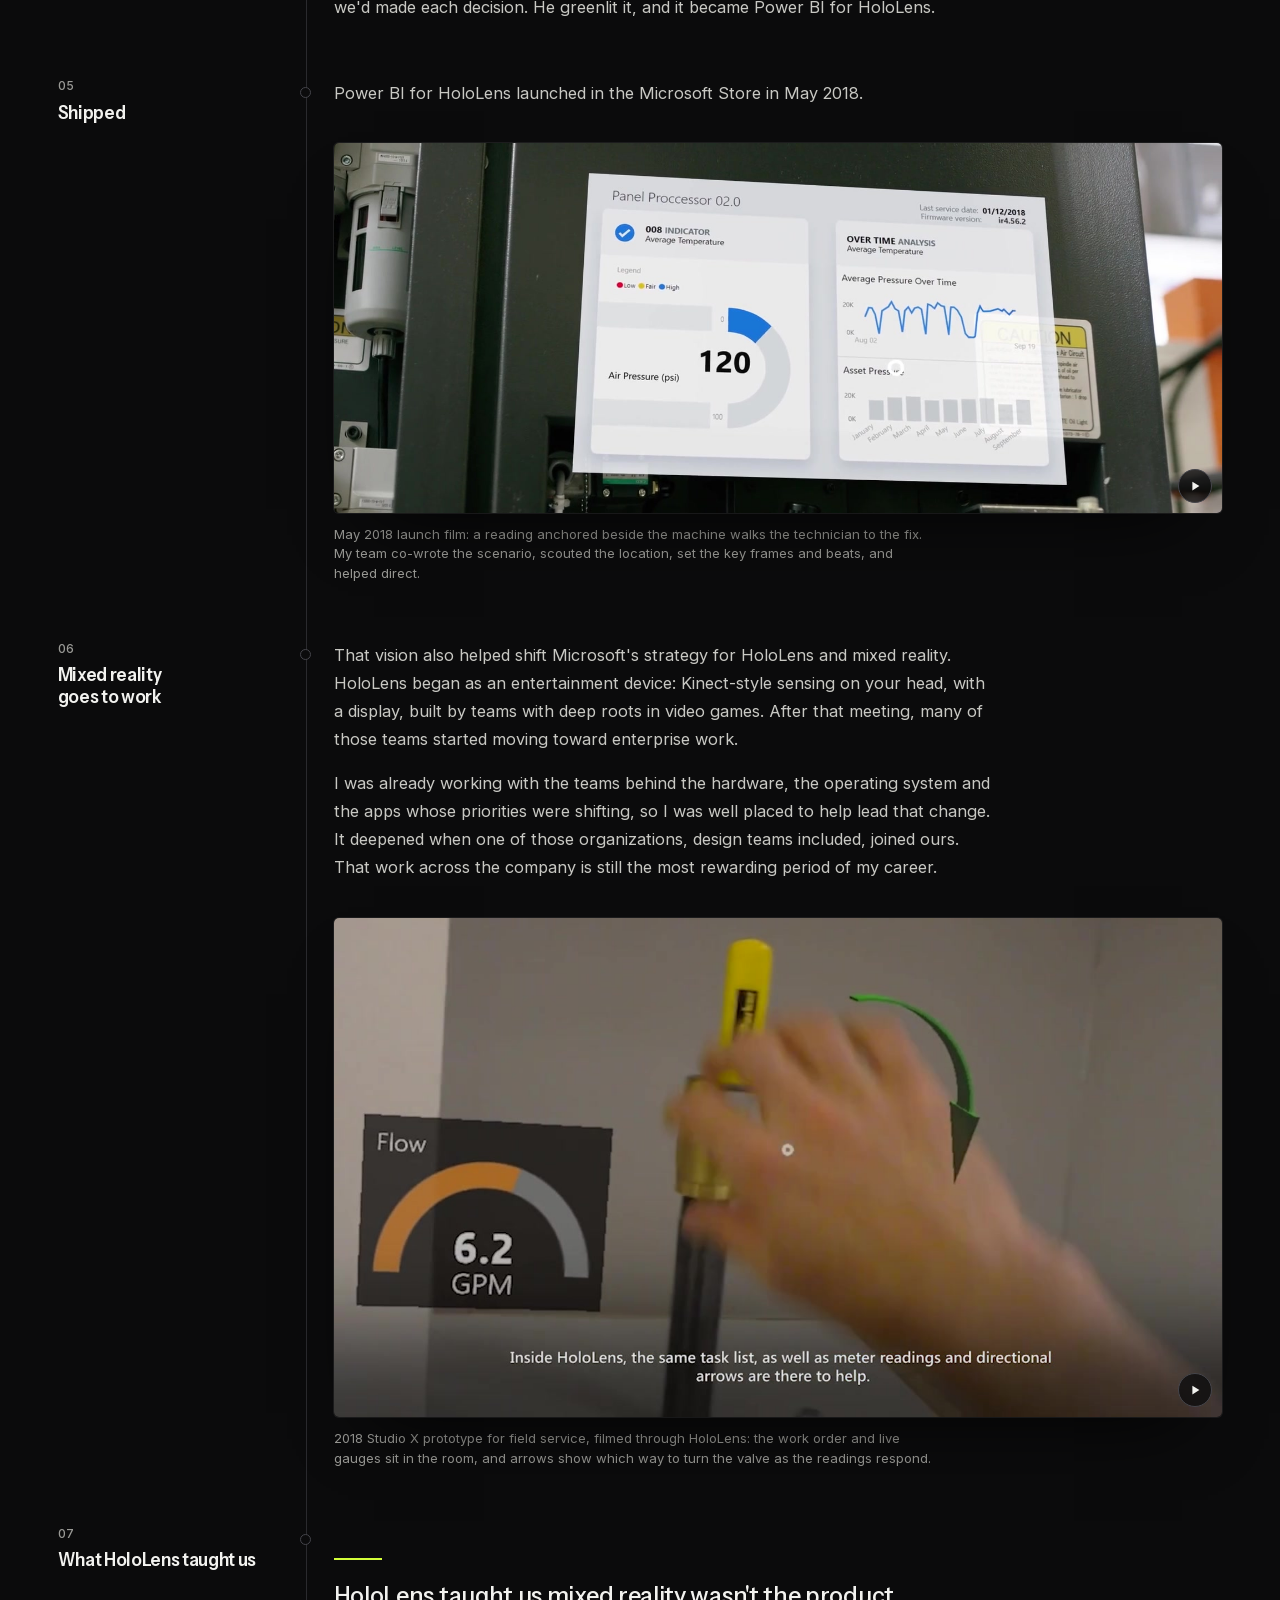
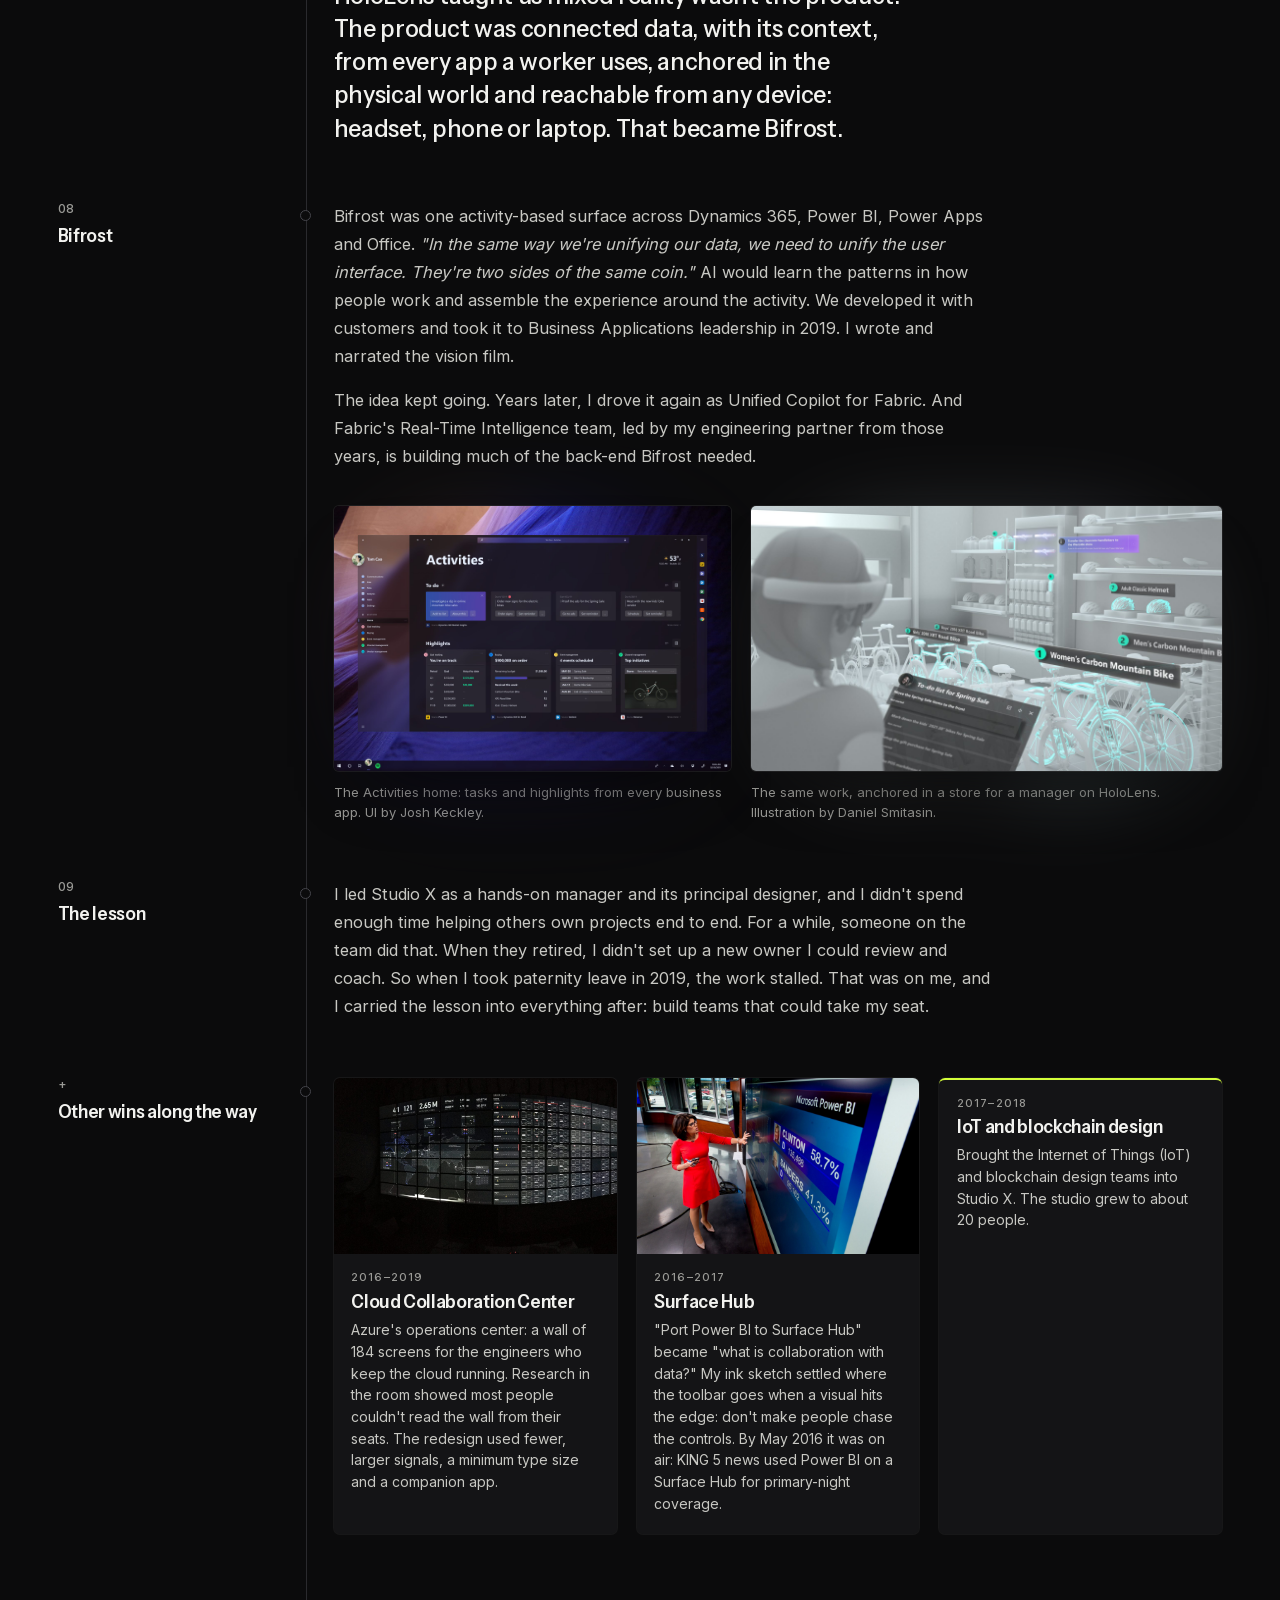
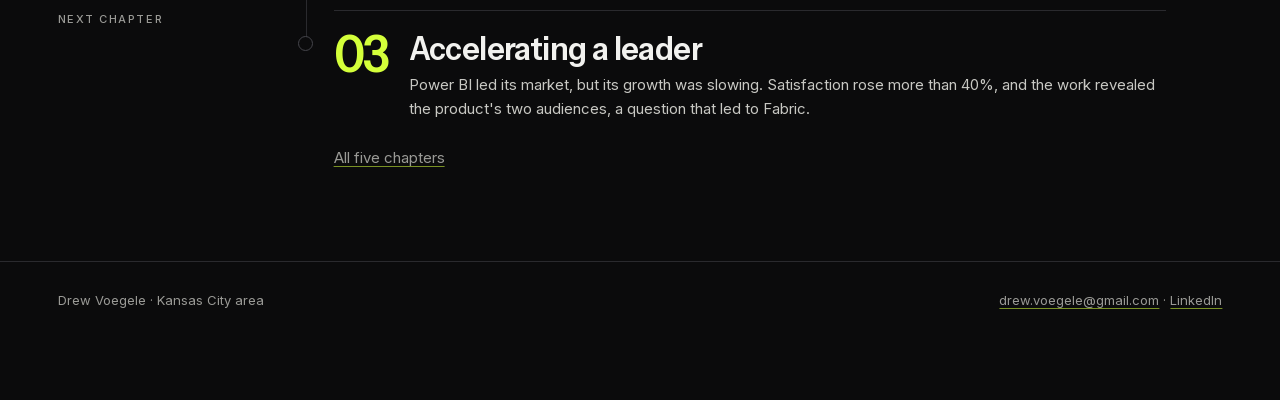
<file: work/strategy-and-studio.html>
<!doctype html><html lang="en" data-type="instrument"><head><meta charset="utf-8"><meta name="viewport" content="width=device-width, initial-scale=1">
<title>Studio X · Drew Voegele</title><meta name="description" content="&quot;Put Power BI on HoloLens&quot; became a question about people whose work isn't at a desk. Then it grew into a bigger idea: connected data from every app, on any device."><meta name="robots" content="index, follow, noai, noimageai">
<meta name="color-scheme" content="dark"><meta name="theme-color" content="#0B0B0C">
<link rel="icon" href="../favicon.ico" sizes="48x48"><link rel="icon" href="../favicon.svg" type="image/svg+xml"><link rel="apple-touch-icon" href="../apple-touch-icon.png">
<link rel="canonical" href="https://drewvoegele.com/work/strategy-and-studio.html">
<meta property="og:type" content="website"><meta property="og:site_name" content="Drew Voegele">
<meta property="og:title" content="Studio X · Drew Voegele"><meta property="og:description" content="&quot;Put Power BI on HoloLens&quot; became a question about people whose work isn't at a desk. Then it grew into a bigger idea: connected data from every app, on any device."><meta property="og:url" content="https://drewvoegele.com/work/strategy-and-studio.html">
<meta property="og:image" content="https://drewvoegele.com/og/strategy-and-studio.jpg"><meta property="og:image:width" content="1200"><meta property="og:image:height" content="630"><meta property="og:image:alt" content="Chapter 02: Studio X">
<meta name="twitter:card" content="summary_large_image"><meta name="twitter:title" content="Studio X · Drew Voegele"><meta name="twitter:description" content="&quot;Put Power BI on HoloLens&quot; became a question about people whose work isn't at a desk. Then it grew into a bigger idea: connected data from every app, on any device."><meta name="twitter:image" content="https://drewvoegele.com/og/strategy-and-studio.jpg">
<link rel="preload" href="../fonts/instrument-sans-latin.woff2" as="font" type="font/woff2" crossorigin><link rel="preload" href="../fonts/inter-latin.woff2" as="font" type="font/woff2" crossorigin>
<link rel="stylesheet" href="../fonts/fonts.css?v=f1bb394f">

<link rel="stylesheet" href="../styles.css?v=f1bb394f"><script type="application/ld+json">{"@context":"https://schema.org","@type":"Article","headline":"Studio X","description":"\"Put Power BI on HoloLens\" became a question about people whose work isn't at a desk. Then it grew into a bigger idea: connected data from every app, on any device.","url":"https://drewvoegele.com/work/strategy-and-studio.html","image":"https://drewvoegele.com/og/strategy-and-studio.jpg","author":{"@type":"Person","@id":"https://drewvoegele.com/#drew","name":"Drew Voegele","url":"https://drewvoegele.com/"}}</script>
<link rel="preload" as="image" href="../img/hololens-pipewalk-report-in-space.jpg" fetchpriority="high">
<script>document.documentElement.classList.add("js");</script></head><body class="chapter-page">
<a class="skip" href="#main">Skip to content</a>
<div class="page">
<svg class="thread" aria-hidden="true" focusable="false"><path class="track"/><path class="glowline"/><path class="line"/><circle class="tip" r="3.5"/></svg>
<header class="site-head wrap"><span class="brand-wrap"><a class="brand" href="../index.html">Drew Voegele</a><span class="ver" title="v.007"><span aria-hidden="true">v.</span><svg aria-hidden="true" focusable="false" xmlns="http://www.w3.org/2000/svg" viewBox="0 -1374 2126 755" fill="currentColor"><path d="M500 -1264Q473 -1281 433 -1279Q379 -1267 345.0 -1224.5Q311 -1182 287 -1138Q252 -1072 197.0 -938.0Q142 -804 180 -729Q198 -695 252 -700Q313 -711 373.5 -785.0Q434 -859 474.5 -951.5Q515 -1044 526.0 -1133.0Q537 -1222 500 -1264ZM290 -625Q188 -608 88.5 -637.5Q-11 -667 1 -800Q16 -1004 146.5 -1184.0Q277 -1364 502 -1364Q562 -1364 610 -1345Q738 -1294 695.5 -1133.5Q653 -973 580 -852Q527 -765 460.0 -707.0Q393 -649 290 -625Z M1207 -1264Q1180 -1281 1140 -1279Q1086 -1267 1052.0 -1224.5Q1018 -1182 994 -1138Q959 -1072 904.0 -938.0Q849 -804 887 -729Q905 -695 959 -700Q1020 -711 1080.5 -785.0Q1141 -859 1181.5 -951.5Q1222 -1044 1233.0 -1133.0Q1244 -1222 1207 -1264ZM997 -625Q895 -608 795.5 -637.5Q696 -667 708 -800Q723 -1004 853.5 -1184.0Q984 -1364 1209 -1364Q1269 -1364 1317 -1345Q1445 -1294 1402.5 -1133.5Q1360 -973 1287 -852Q1234 -765 1167.0 -707.0Q1100 -649 997 -625Z M2116 -1349Q2089 -1211 1967.5 -1106.5Q1846 -1002 1762 -899Q1654 -765 1582 -631H1396Q1501 -802 1646.5 -944.5Q1792 -1087 1944 -1216Q1859 -1223 1774.0 -1218.5Q1689 -1214 1604 -1214Q1568 -1206 1553 -1193Q1536 -1175 1526.0 -1151.5Q1516 -1128 1490 -1122Q1439 -1113 1420 -1115L1512 -1339L1980 -1349Z"/></svg><span class="sr">v.007</span></span></span>
  <nav aria-label="Primary"><a href="../index.html#work">Work</a><a href="../index.html#origin">Where it started</a><a href="../index.html#lead">How I lead</a><a href="../index.html#contact">Contact</a></nav></header><main id="main"><article><header class="ch-hero">
    <div class="ch-hero-bg" style="--hero:url('img/hololens-pipewalk-report-in-space.jpg')" aria-hidden="true"></div>
    <div class="wrap"><div class="row sh-row"><div class="rail"><span class="kicker">Chapter 02</span><span class="sh-years">2016–2019</span></div><div class="spine"><span class="node start" data-t="start" aria-hidden="true"></span></div><div class="body"><h1 class="story-title">Studio X</h1><p class="deck">&quot;Put Power BI on HoloLens&quot; became a question about people whose work isn't at a desk. Then it grew into a bigger idea: connected data from every app, on any device.</p>
        <dl class="byline"><div><dt class="kicker">Role</dt><dd>Founder and Design Studio Chief, Studio X · Microsoft Cloud + AI</dd></div><div class="by-impact"><dt class="kicker">Impact</dt><dd>Shipped Power BI for HoloLens, Power BI as a launch app for Surface Hub, built for teams working through data together, and Azure's operations center. Our core scenarios shaped experiences across hardware, the operating system and apps, and we gave patterns and primitives back to the teams that own them. And we found opportunities that are still Microsoft's big bets today.</dd></div></dl></div></div></div>
  </header><section class="wrap chap-sec" aria-labelledby="sec-the-ask-reframed">
      <div class="row sec-row"><div class="rail"><span class="sec-n">01<a class="sec-link" href="#sec-the-ask-reframed" aria-label="Copy a link to this section: The ask, reframed" title="Copy a link to this section"><svg viewBox="0 0 16 16" aria-hidden="true" focusable="false"><path d="M6.6 9.4a3 3 0 0 0 4.2 0l2.3-2.3a3 3 0 0 0-4.2-4.2L7.8 4" fill="none" stroke="currentColor" stroke-width="1.6" stroke-linecap="round"/><path d="M9.4 6.6a3 3 0 0 0-4.2 0L2.9 8.9a3 3 0 0 0 4.2 4.2L8.2 12" fill="none" stroke="currentColor" stroke-width="1.6" stroke-linecap="round"/></svg></a></span><h2 class="sec-h" id="sec-the-ask-reframed">The ask, reframed</h2></div><div class="spine"><span class="node" data-t="node" aria-hidden="true"></span></div><div class="body"><div class="prose"><p>The ask was &quot;put Power BI on HoloLens.&quot; The better question was <strong>what data means for people whose work isn't at a desk</strong>: the pipeline inspector, the technician at the machine.</p></div></div></div>
    </section><section class="wrap chap-sec" aria-labelledby="sec-narrative-before-technology">
      <div class="row sec-row"><div class="rail"><span class="sec-n">02<a class="sec-link" href="#sec-narrative-before-technology" aria-label="Copy a link to this section: Narrative before technology" title="Copy a link to this section"><svg viewBox="0 0 16 16" aria-hidden="true" focusable="false"><path d="M6.6 9.4a3 3 0 0 0 4.2 0l2.3-2.3a3 3 0 0 0-4.2-4.2L7.8 4" fill="none" stroke="currentColor" stroke-width="1.6" stroke-linecap="round"/><path d="M9.4 6.6a3 3 0 0 0-4.2 0L2.9 8.9a3 3 0 0 0 4.2 4.2L8.2 12" fill="none" stroke="currentColor" stroke-width="1.6" stroke-linecap="round"/></svg></a></span><h2 class="sec-h" id="sec-narrative-before-technology">Narrative before technology</h2></div><div class="spine"><span class="node" data-t="node" aria-hidden="true"></span></div><div class="body"><div class="prose"><p>We talked with customers, including a pipeline company and a museum, about their jobs, not the technology. When do they need their hands free? When does data help them do the work? We broke each job into steps and the information each step needs. Then we sketched every moment and wrote down <em>why</em> each thing would show up automatically. That told us what the systems had to know. A mini-map, for example, needs the worker's location, a map of the pipeline, a digital copy of the site (a digital twin), and which way the worker is facing. We drew it all as a comic-book storyboard and found real locations for each frame.</p></div></div></div>
    </section><section class="wrap chap-sec" aria-labelledby="sec-sketch-to-film">
      <div class="row sec-row"><div class="rail"><span class="sec-n">03<a class="sec-link" href="#sec-sketch-to-film" aria-label="Copy a link to this section: Sketch to film" title="Copy a link to this section"><svg viewBox="0 0 16 16" aria-hidden="true" focusable="false"><path d="M6.6 9.4a3 3 0 0 0 4.2 0l2.3-2.3a3 3 0 0 0-4.2-4.2L7.8 4" fill="none" stroke="currentColor" stroke-width="1.6" stroke-linecap="round"/><path d="M9.4 6.6a3 3 0 0 0-4.2 0L2.9 8.9a3 3 0 0 0 4.2 4.2L8.2 12" fill="none" stroke="currentColor" stroke-width="1.6" stroke-linecap="round"/></svg></a></span><h2 class="sec-h" id="sec-sketch-to-film">Sketch to film</h2></div><div class="spine"><span class="node" data-t="node" aria-hidden="true"></span></div><div class="body"><div class="prose"><p>I drew the sketches myself in January 2017, in PowerPoint on a giant touchscreen TV: a sketch slide, then a pixel slide, with reviews done by circling and annotating on the big screen. A month later we filmed it. That's me walking the pipes. Nothing was rendered in the headset; I knew where every element sat from the storyboards and put my finger where each button would be.</p></div><div class="fig"><div class="jrow"><figure class="jcell" style="--ar:3.1732"><a class="zoom" href="../img/hololens-sketch-anchor-ring.jpg" data-cap="January 2017, my sketch: the app anchored to the user, following like a start menu." aria-label="Expand image: January 2017, my sketch: the app anchored to the user, following like a start menu."><span class="glow" style="--src:url('img/hololens-sketch-anchor-ring.jpg')"><img src="../img/hololens-sketch-anchor-ring.jpg" width="1136" height="358" alt="January 2017, my sketch: the app anchored to the user, following like a start menu." loading="lazy" decoding="async"></span><span class="zoom-hint" aria-hidden="true"><svg viewBox="0 0 16 16"><path d="M9.5 2.5h4v4M13.5 2.5 9 7M6.5 13.5h-4v-4M2.5 13.5 7 9"/></svg></span></a><figcaption class="cap">January 2017, my sketch: the app anchored to the user, following like a start menu.</figcaption></figure><figure class="jcell" style="--ar:1.7778"><a class="zoom" href="../img/hololens-pipewalk-wayfinding.jpg" data-cap="February 2017 film: a mini-map and an alert walk the inspector to the problem." aria-label="Expand image: February 2017 film: a mini-map and an alert walk the inspector to the problem."><span class="glow" style="--src:url('img/hololens-pipewalk-wayfinding.jpg')"><img src="../img/hololens-pipewalk-wayfinding.jpg" width="1920" height="1080" alt="February 2017 film: a mini-map and an alert walk the inspector to the problem." loading="lazy" decoding="async"></span><span class="zoom-hint" aria-hidden="true"><svg viewBox="0 0 16 16"><path d="M9.5 2.5h4v4M13.5 2.5 9 7M6.5 13.5h-4v-4M2.5 13.5 7 9"/></svg></span></a><figcaption class="cap">February 2017 film: a mini-map and an alert walk the inspector to the problem.</figcaption></figure><figure class="jcell" style="--ar:1.7778"><a class="zoom" href="../img/hololens-pipewalk-report-in-space.jpg" data-cap="The report hangs on the pipe section it describes." aria-label="Expand image: The report hangs on the pipe section it describes."><span class="glow" style="--src:url('img/hololens-pipewalk-report-in-space.jpg')"><img src="../img/hololens-pipewalk-report-in-space.jpg" width="1920" height="1080" alt="The report hangs on the pipe section it describes." loading="lazy" decoding="async"></span><span class="zoom-hint" aria-hidden="true"><svg viewBox="0 0 16 16"><path d="M9.5 2.5h4v4M13.5 2.5 9 7M6.5 13.5h-4v-4M2.5 13.5 7 9"/></svg></span></a><figcaption class="cap">The report hangs on the pipe section it describes.</figcaption></figure></div></div></div></div>
    </section><section class="wrap chap-sec" aria-labelledby="sec-the-meeting">
      <div class="row sec-row"><div class="rail"><span class="sec-n">04<a class="sec-link" href="#sec-the-meeting" aria-label="Copy a link to this section: The meeting" title="Copy a link to this section"><svg viewBox="0 0 16 16" aria-hidden="true" focusable="false"><path d="M6.6 9.4a3 3 0 0 0 4.2 0l2.3-2.3a3 3 0 0 0-4.2-4.2L7.8 4" fill="none" stroke="currentColor" stroke-width="1.6" stroke-linecap="round"/><path d="M9.4 6.6a3 3 0 0 0-4.2 0L2.9 8.9a3 3 0 0 0 4.2 4.2L8.2 12" fill="none" stroke="currentColor" stroke-width="1.6" stroke-linecap="round"/></svg></a></span><h2 class="sec-h" id="sec-the-meeting">The meeting</h2></div><div class="spine"><span class="node" data-t="node" aria-hidden="true"></span></div><div class="body"><div class="prose"><p>Power BI's leadership greenlit it as the product's vision, and then we took it to Satya Nadella. When the video played, he recognized me on screen, stopped the meeting and asked me to introduce myself. I walked him through what we'd learned and why we'd made each decision. He greenlit it, and it became Power BI for HoloLens.</p></div></div></div>
    </section><section class="wrap chap-sec" aria-labelledby="sec-shipped">
      <div class="row sec-row"><div class="rail"><span class="sec-n">05<a class="sec-link" href="#sec-shipped" aria-label="Copy a link to this section: Shipped" title="Copy a link to this section"><svg viewBox="0 0 16 16" aria-hidden="true" focusable="false"><path d="M6.6 9.4a3 3 0 0 0 4.2 0l2.3-2.3a3 3 0 0 0-4.2-4.2L7.8 4" fill="none" stroke="currentColor" stroke-width="1.6" stroke-linecap="round"/><path d="M9.4 6.6a3 3 0 0 0-4.2 0L2.9 8.9a3 3 0 0 0 4.2 4.2L8.2 12" fill="none" stroke="currentColor" stroke-width="1.6" stroke-linecap="round"/></svg></a></span><h2 class="sec-h" id="sec-shipped">Shipped</h2></div><div class="spine"><span class="node" data-t="node" aria-hidden="true"></span></div><div class="body"><div class="prose"><p>Power BI for HoloLens launched in the Microsoft Store in May 2018.</p></div><div class="fig single"><figure class="jcell" style="--ar:2.4024"><div class="vid"><video src="../img/hololens-launch-01.mp4" poster="../img/hololens-launch-01-poster.jpg" width="1600" height="666" muted loop playsinline preload="metadata" controls aria-label="May 2018 launch film: a reading anchored beside the machine walks the technician to the fix. My team co-wrote the scenario, scouted the location, set the key frames and beats, and helped direct."></video><button type="button" class="vid-toggle" hidden aria-label="Pause video"><svg viewBox="0 0 16 16" aria-hidden="true"><path class="i-pause" d="M5 3v10M11 3v10"/><path class="i-play" d="M5 3l8 5-8 5z"/></svg></button></div><figcaption class="cap">May 2018 launch film: a reading anchored beside the machine walks the technician to the fix. My team co-wrote the scenario, scouted the location, set the key frames and beats, and helped direct.</figcaption></figure></div></div></div>
    </section><section class="wrap chap-sec" aria-labelledby="sec-mixed-reality-goes-to-work">
      <div class="row sec-row"><div class="rail"><span class="sec-n">06<a class="sec-link" href="#sec-mixed-reality-goes-to-work" aria-label="Copy a link to this section: Mixed reality goes to work" title="Copy a link to this section"><svg viewBox="0 0 16 16" aria-hidden="true" focusable="false"><path d="M6.6 9.4a3 3 0 0 0 4.2 0l2.3-2.3a3 3 0 0 0-4.2-4.2L7.8 4" fill="none" stroke="currentColor" stroke-width="1.6" stroke-linecap="round"/><path d="M9.4 6.6a3 3 0 0 0-4.2 0L2.9 8.9a3 3 0 0 0 4.2 4.2L8.2 12" fill="none" stroke="currentColor" stroke-width="1.6" stroke-linecap="round"/></svg></a></span><h2 class="sec-h" id="sec-mixed-reality-goes-to-work">Mixed reality goes to work</h2></div><div class="spine"><span class="node" data-t="node" aria-hidden="true"></span></div><div class="body"><div class="prose"><p>That vision also helped shift Microsoft's strategy for HoloLens and mixed reality. HoloLens began as an entertainment device: Kinect-style sensing on your head, with a display, built by teams with deep roots in video games. After that meeting, many of those teams started moving toward enterprise work.</p><p>I was already working with the teams behind the hardware, the operating system and the apps whose priorities were shifting, so I was well placed to help lead that change. It deepened when one of those organizations, design teams included, joined ours. That work across the company is still the most rewarding period of my career.</p></div><div class="fig single"><figure class="jcell" style="--ar:1.7778"><div class="vid"><video src="../img/enterprise-mr-01.mp4" poster="../img/enterprise-mr-01-poster.jpg" width="1280" height="720" muted loop playsinline preload="metadata" controls aria-label="2018 Studio X prototype for field service, filmed through HoloLens: the work order and live gauges sit in the room, and arrows show which way to turn the valve as the readings respond."></video><button type="button" class="vid-toggle" hidden aria-label="Pause video"><svg viewBox="0 0 16 16" aria-hidden="true"><path class="i-pause" d="M5 3v10M11 3v10"/><path class="i-play" d="M5 3l8 5-8 5z"/></svg></button></div><figcaption class="cap">2018 Studio X prototype for field service, filmed through HoloLens: the work order and live gauges sit in the room, and arrows show which way to turn the valve as the readings respond.</figcaption></figure></div></div></div>
    </section><section class="wrap chap-sec" aria-labelledby="sec-what-hololens-taught-us">
      <div class="row sec-row"><div class="rail"><span class="sec-n">07<a class="sec-link" href="#sec-what-hololens-taught-us" aria-label="Copy a link to this section: What HoloLens taught us" title="Copy a link to this section"><svg viewBox="0 0 16 16" aria-hidden="true" focusable="false"><path d="M6.6 9.4a3 3 0 0 0 4.2 0l2.3-2.3a3 3 0 0 0-4.2-4.2L7.8 4" fill="none" stroke="currentColor" stroke-width="1.6" stroke-linecap="round"/><path d="M9.4 6.6a3 3 0 0 0-4.2 0L2.9 8.9a3 3 0 0 0 4.2 4.2L8.2 12" fill="none" stroke="currentColor" stroke-width="1.6" stroke-linecap="round"/></svg></a></span><h2 class="sec-h" id="sec-what-hololens-taught-us">What HoloLens taught us</h2></div><div class="spine"><span class="node" data-t="node" aria-hidden="true"></span></div><div class="body"><blockquote class="pull"><p>HoloLens taught us mixed reality wasn't the product. The product was connected data, with its context, from every app a worker uses, anchored in the physical world and reachable from any device: headset, phone or laptop. That became Bifrost.</p></blockquote></div></div>
    </section><section class="wrap chap-sec" id="bifrost" aria-labelledby="sec-bifrost">
      <div class="row sec-row"><div class="rail"><span class="sec-n">08<a class="sec-link" href="#sec-bifrost" aria-label="Copy a link to this section: Bifrost" title="Copy a link to this section"><svg viewBox="0 0 16 16" aria-hidden="true" focusable="false"><path d="M6.6 9.4a3 3 0 0 0 4.2 0l2.3-2.3a3 3 0 0 0-4.2-4.2L7.8 4" fill="none" stroke="currentColor" stroke-width="1.6" stroke-linecap="round"/><path d="M9.4 6.6a3 3 0 0 0-4.2 0L2.9 8.9a3 3 0 0 0 4.2 4.2L8.2 12" fill="none" stroke="currentColor" stroke-width="1.6" stroke-linecap="round"/></svg></a></span><h2 class="sec-h" id="sec-bifrost">Bifrost</h2></div><div class="spine"><span class="node" data-t="node" aria-hidden="true"></span></div><div class="body"><div class="prose"><p>Bifrost was one activity-based surface across Dynamics 365, Power BI, Power Apps and Office. <em>&quot;In the same way we're unifying our data, we need to unify the user interface. They're two sides of the same coin.&quot;</em> AI would learn the patterns in how people work and assemble the experience around the activity. We developed it with customers and took it to Business Applications leadership in 2019. I wrote and narrated the vision film.</p><p>The idea kept going. Years later, I drove it again as Unified Copilot for Fabric. And Fabric's Real-Time Intelligence team, led by my engineering partner from those years, is building much of the back-end Bifrost needed.</p></div><div class="fig"><div class="jrow"><figure class="jcell" style="--ar:1.5000"><a class="zoom" href="../img/bifrost-activities-ui.jpg" data-cap="The Activities home: tasks and highlights from every business app. UI by Josh Keckley." aria-label="Expand image: The Activities home: tasks and highlights from every business app. UI by Josh Keckley."><span class="glow" style="--src:url('img/bifrost-activities-ui.jpg')"><img src="../img/bifrost-activities-ui.jpg" width="1920" height="1280" alt="The Activities home: tasks and highlights from every business app. UI by Josh Keckley." loading="lazy" decoding="async"></span><span class="zoom-hint" aria-hidden="true"><svg viewBox="0 0 16 16"><path d="M9.5 2.5h4v4M13.5 2.5 9 7M6.5 13.5h-4v-4M2.5 13.5 7 9"/></svg></span></a><figcaption class="cap">The Activities home: tasks and highlights from every business app. UI by Josh Keckley.</figcaption></figure><figure class="jcell" style="--ar:1.7778"><a class="zoom" href="../img/bifrost-3d-store-manager.jpg" data-cap="The same work, anchored in a store for a manager on HoloLens. Illustration by Daniel Smitasin." aria-label="Expand image: The same work, anchored in a store for a manager on HoloLens. Illustration by Daniel Smitasin."><span class="glow" style="--src:url('img/bifrost-3d-store-manager.jpg')"><img src="../img/bifrost-3d-store-manager.jpg" width="1920" height="1080" alt="The same work, anchored in a store for a manager on HoloLens. Illustration by Daniel Smitasin." loading="lazy" decoding="async"></span><span class="zoom-hint" aria-hidden="true"><svg viewBox="0 0 16 16"><path d="M9.5 2.5h4v4M13.5 2.5 9 7M6.5 13.5h-4v-4M2.5 13.5 7 9"/></svg></span></a><figcaption class="cap">The same work, anchored in a store for a manager on HoloLens. Illustration by Daniel Smitasin.</figcaption></figure></div></div></div></div>
    </section><section class="wrap chap-sec" aria-labelledby="sec-the-lesson">
      <div class="row sec-row"><div class="rail"><span class="sec-n">09<a class="sec-link" href="#sec-the-lesson" aria-label="Copy a link to this section: The lesson" title="Copy a link to this section"><svg viewBox="0 0 16 16" aria-hidden="true" focusable="false"><path d="M6.6 9.4a3 3 0 0 0 4.2 0l2.3-2.3a3 3 0 0 0-4.2-4.2L7.8 4" fill="none" stroke="currentColor" stroke-width="1.6" stroke-linecap="round"/><path d="M9.4 6.6a3 3 0 0 0-4.2 0L2.9 8.9a3 3 0 0 0 4.2 4.2L8.2 12" fill="none" stroke="currentColor" stroke-width="1.6" stroke-linecap="round"/></svg></a></span><h2 class="sec-h" id="sec-the-lesson">The lesson</h2></div><div class="spine"><span class="node" data-t="node" aria-hidden="true"></span></div><div class="body"><div class="prose"><p>I led Studio X as a hands-on manager and its principal designer, and I didn't spend enough time helping others own projects end to end. For a while, someone on the team did that. When they retired, I didn't set up a new owner I could review and coach. So when I took paternity leave in 2019, the work stalled. That was on me, and I carried the lesson into everything after: build teams that could take my seat.</p></div></div></div>
    </section><section class="wrap chap-sec also" aria-labelledby="also-h">
    <div class="row sec-row"><div class="rail"><span class="sec-n">+<a class="sec-link" href="#also-h" aria-label="Copy a link to this section: Other wins along the way" title="Copy a link to this section"><svg viewBox="0 0 16 16" aria-hidden="true" focusable="false"><path d="M6.6 9.4a3 3 0 0 0 4.2 0l2.3-2.3a3 3 0 0 0-4.2-4.2L7.8 4" fill="none" stroke="currentColor" stroke-width="1.6" stroke-linecap="round"/><path d="M9.4 6.6a3 3 0 0 0-4.2 0L2.9 8.9a3 3 0 0 0 4.2 4.2L8.2 12" fill="none" stroke="currentColor" stroke-width="1.6" stroke-linecap="round"/></svg></a></span><h2 class="sec-h" id="also-h">Other wins along the way</h2></div><div class="spine"><span class="node" data-t="node" aria-hidden="true"></span></div><div class="body"><ul class="cards"><li class="card"><a class="zoom card-img" href="../img/ccc-wall-prototype.jpg" data-cap="Cloud Collaboration Center: Azure's operations center: a wall of 184 screens for the engineers who keep the cloud running. Research in the room showed most people couldn't read the wall from their seats. The redesign used fewer, larger signals, a minimum type size and a companion app." aria-label="Expand image: Cloud Collaboration Center: Azure's operations center: a wall of 184 screens for the engineers who keep the cloud running. Research in the room showed most people couldn't read the wall from their seats. The redesign used fewer, larger signals, a minimum type size and a companion app."><img src="../img/ccc-wall-prototype.jpg" width="2400" height="1155" alt="Cloud Collaboration Center" loading="lazy" decoding="async"><span class="zoom-hint" aria-hidden="true"><svg viewBox="0 0 16 16"><path d="M9.5 2.5h4v4M13.5 2.5 9 7M6.5 13.5h-4v-4M2.5 13.5 7 9"/></svg></span></a><div class="card-body"><p class="card-meta">2016–2019</p><h3>Cloud Collaboration Center</h3><p>Azure's operations center: a wall of 184 screens for the engineers who keep the cloud running. Research in the room showed most people couldn't read the wall from their seats. The redesign used fewer, larger signals, a minimum type size and a companion app.</p></div></li><li class="card"><a class="zoom card-img" href="../img/surface-hub-king5-2016.jpg" data-cap="Surface Hub: &quot;Port Power BI to Surface Hub&quot; became &quot;what is collaboration with data?&quot; My ink sketch settled where the toolbar goes when a visual hits the edge: don't make people chase the controls. By May 2016 it was on air: KING 5 news used Power BI on a Surface Hub for primary-night coverage." aria-label="Expand image: Surface Hub: &quot;Port Power BI to Surface Hub&quot; became &quot;what is collaboration with data?&quot; My ink sketch settled where the toolbar goes when a visual hits the edge: don't make people chase the controls. By May 2016 it was on air: KING 5 news used Power BI on a Surface Hub for primary-night coverage."><img src="../img/surface-hub-king5-2016.jpg" width="1600" height="1000" alt="Surface Hub" loading="lazy" decoding="async"><span class="zoom-hint" aria-hidden="true"><svg viewBox="0 0 16 16"><path d="M9.5 2.5h4v4M13.5 2.5 9 7M6.5 13.5h-4v-4M2.5 13.5 7 9"/></svg></span></a><div class="card-body"><p class="card-meta">2016–2017</p><h3>Surface Hub</h3><p>&quot;Port Power BI to Surface Hub&quot; became &quot;what is collaboration with data?&quot; My ink sketch settled where the toolbar goes when a visual hits the edge: don't make people chase the controls. By May 2016 it was on air: KING 5 news used Power BI on a Surface Hub for primary-night coverage.</p></div></li><li class="card text-only"><div class="card-body"><p class="card-meta">2017–2018</p><h3>IoT and blockchain design</h3><p>Brought the Internet of Things (IoT) and blockchain design teams into Studio X. The studio grew to about 20 people.</p></div></li></ul></div></div>
  </section></article><nav class="wrap chap-sec onward" aria-label="Next chapter">
    <div class="row sec-row"><div class="rail"><span class="kicker">Next chapter</span></div><div class="spine"><span class="node end" data-t="end" aria-hidden="true"></span></div><div class="body"><a class="onward-link" href="accelerating-a-leader.html"><span class="ow-n">03</span><span class="ow-title">Accelerating a leader</span><span class="ow-sum">Power BI led its market, but its growth was slowing. Satisfaction rose more than 40%, and the work revealed the product's two audiences, a question that led to Fabric.</span></a>
        <p class="back"><a href="../index.html#work">All five chapters</a></p></div></div>
  </nav></main><footer class="site-foot wrap"><p>Drew Voegele · Kansas City area</p><p><a class="eml" href="#contact" data-u="elegeov.werd" data-d="moc.liamg">drew.voegele at gmail dot com</a> · <a href="https://www.linkedin.com/in/drewvoegele">LinkedIn</a></p></footer></div>

<script src="../thread.js?v=f1bb394f" defer></script>
<script src="../lightbox.js?v=f1bb394f" defer></script>
<script>document.querySelectorAll("a.eml").forEach(function(a){var r=function(x){return x.split("").reverse().join("")},e=r(a.dataset.u)+"@"+r(a.dataset.d);a.href="mailto:"+e;a.textContent=e})</script>
<script>(function(){var ls=document.querySelectorAll("a.sec-link");if(!ls.length||!navigator.clipboard||!window.isSecureContext)return;var live=document.createElement("p");live.className="sr";live.setAttribute("aria-live","polite");document.body.appendChild(live);ls.forEach(function(a){a.addEventListener("click",function(e){e.preventDefault();navigator.clipboard.writeText(location.href.split("#")[0]+a.hash).then(function(){history.replaceState(null,"",a.hash);a.classList.add("copied");live.textContent="Link copied";setTimeout(function(){a.classList.remove("copied");live.textContent=""},1800)},function(){location.hash=a.hash})})})})()</script>

</body></html>
</file>
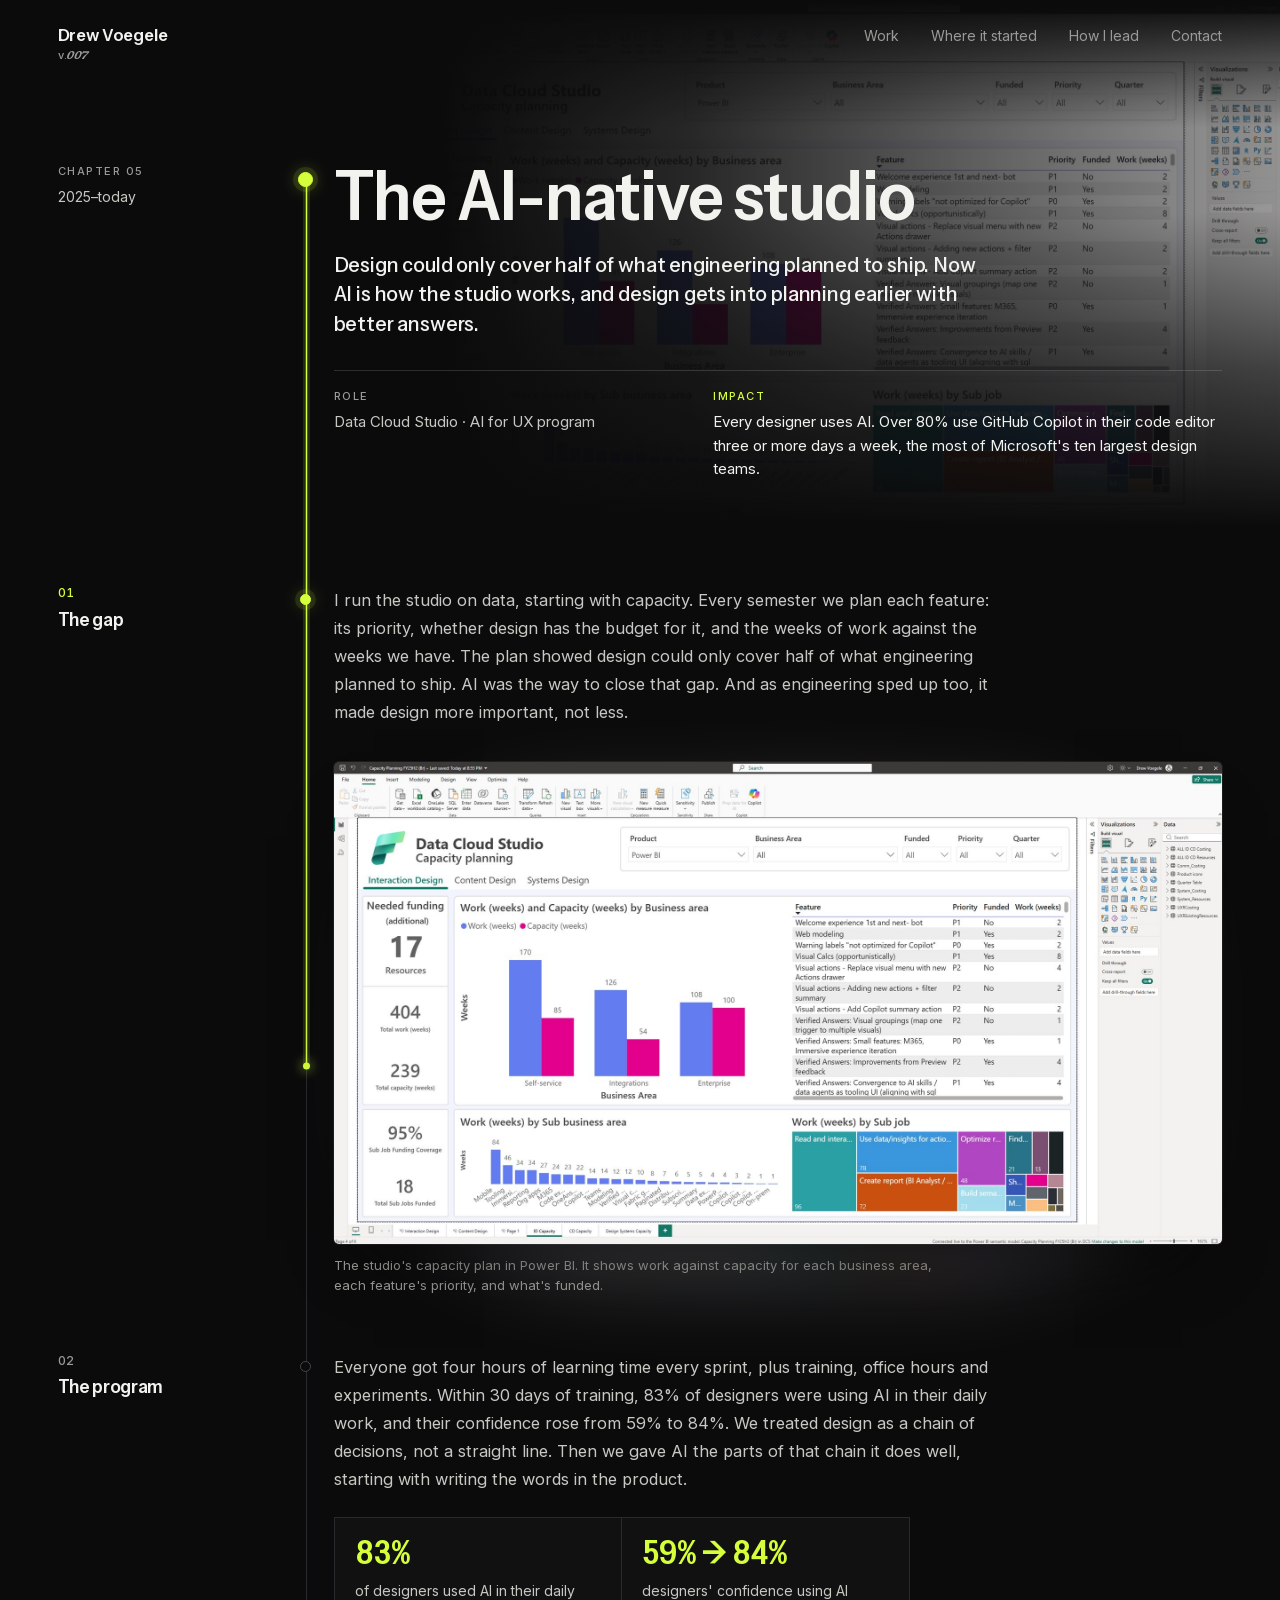
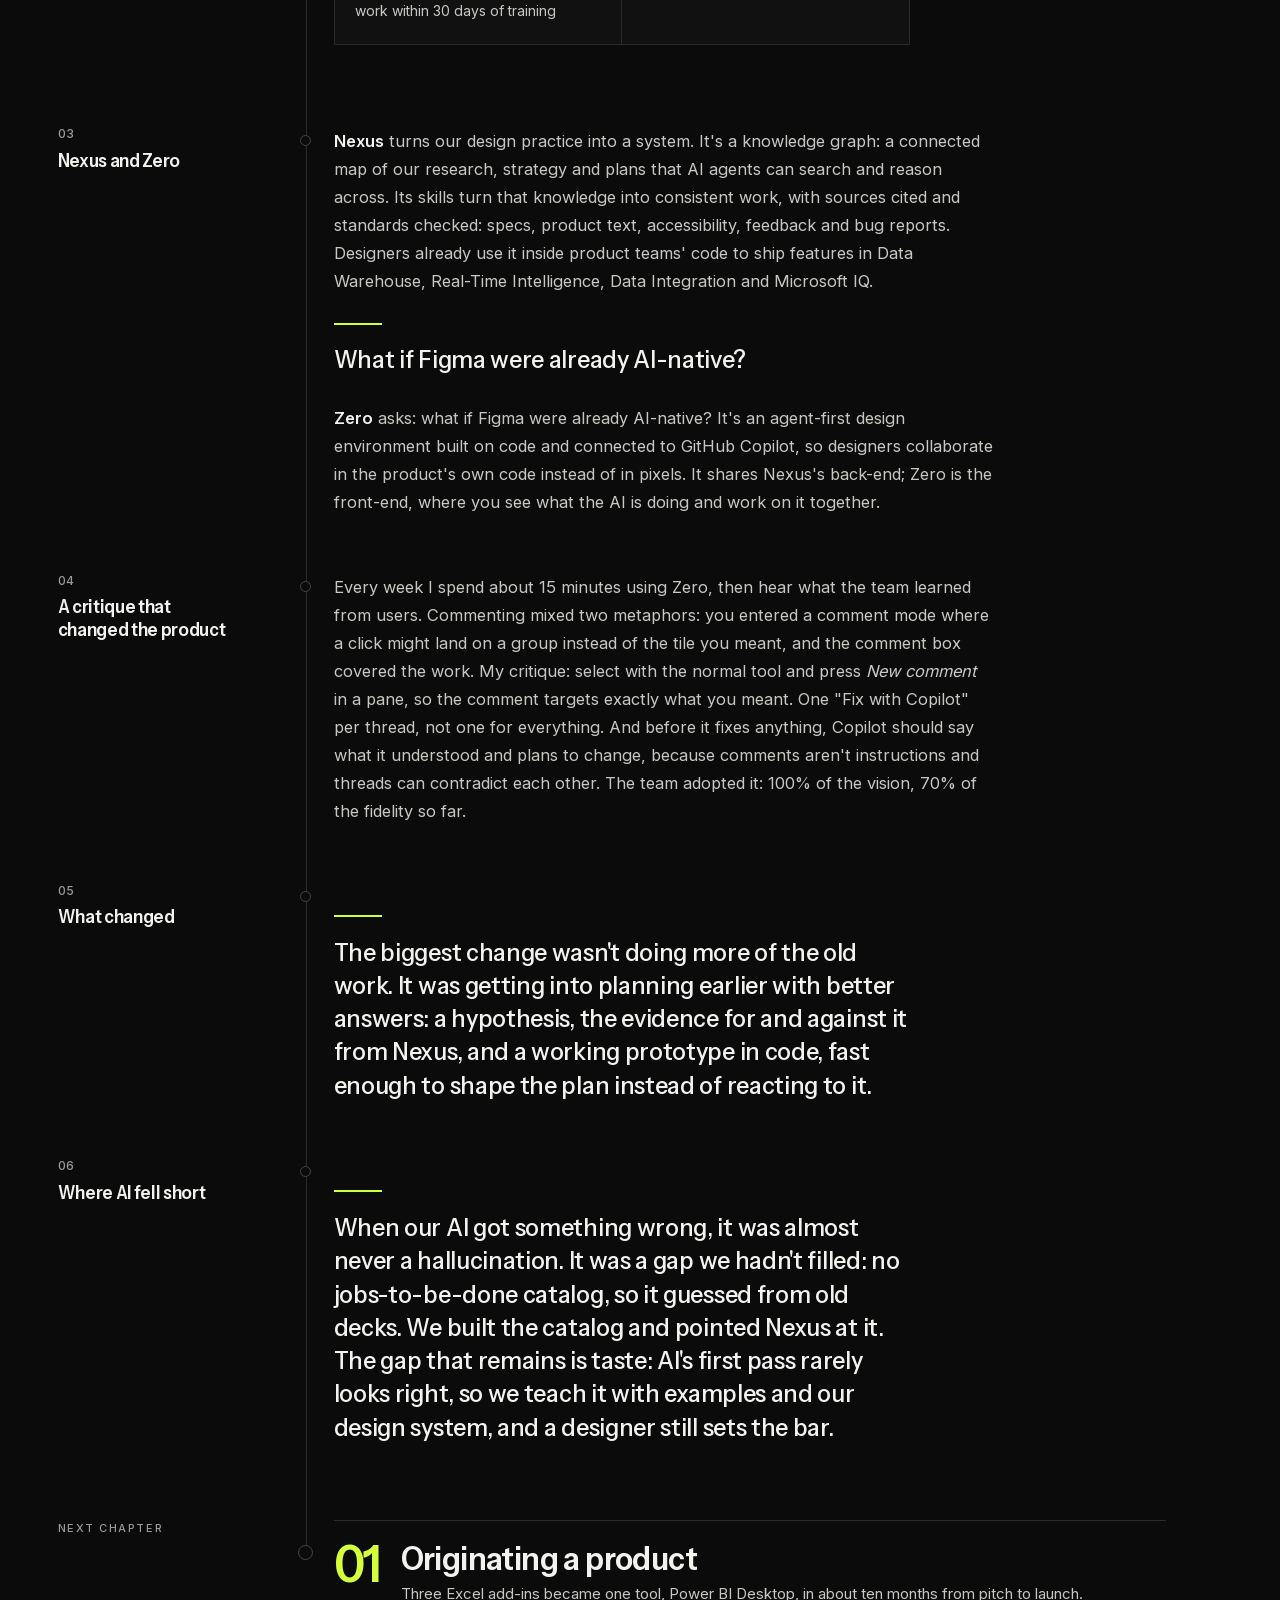
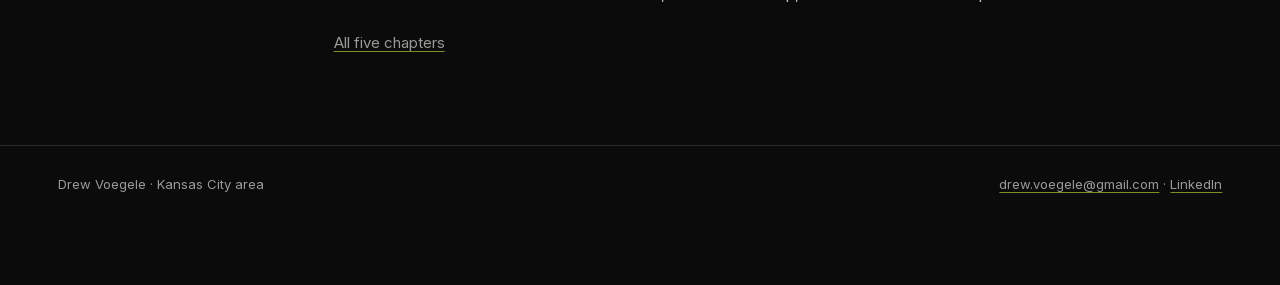
<file: work/the-ai-native-studio.html>
<!doctype html><html lang="en" data-type="instrument"><head><meta charset="utf-8"><meta name="viewport" content="width=device-width, initial-scale=1">
<title>The AI-native studio · Drew Voegele</title><meta name="description" content="Design could only cover half of what engineering planned to ship. Now AI is how the studio works, and design gets into planning earlier with better answers."><meta name="robots" content="index, follow, noai, noimageai">
<meta name="color-scheme" content="dark"><meta name="theme-color" content="#0B0B0C">
<link rel="icon" href="../favicon.ico" sizes="48x48"><link rel="icon" href="../favicon.svg" type="image/svg+xml"><link rel="apple-touch-icon" href="../apple-touch-icon.png">
<link rel="canonical" href="https://drewvoegele.com/work/the-ai-native-studio.html">
<meta property="og:type" content="website"><meta property="og:site_name" content="Drew Voegele">
<meta property="og:title" content="The AI-native studio · Drew Voegele"><meta property="og:description" content="Design could only cover half of what engineering planned to ship. Now AI is how the studio works, and design gets into planning earlier with better answers."><meta property="og:url" content="https://drewvoegele.com/work/the-ai-native-studio.html">
<meta property="og:image" content="https://drewvoegele.com/og/the-ai-native-studio.jpg"><meta property="og:image:width" content="1200"><meta property="og:image:height" content="630"><meta property="og:image:alt" content="Chapter 05: The AI-native studio">
<meta name="twitter:card" content="summary_large_image"><meta name="twitter:title" content="The AI-native studio · Drew Voegele"><meta name="twitter:description" content="Design could only cover half of what engineering planned to ship. Now AI is how the studio works, and design gets into planning earlier with better answers."><meta name="twitter:image" content="https://drewvoegele.com/og/the-ai-native-studio.jpg">
<link rel="preload" href="../fonts/instrument-sans-latin.woff2" as="font" type="font/woff2" crossorigin><link rel="preload" href="../fonts/inter-latin.woff2" as="font" type="font/woff2" crossorigin>
<link rel="stylesheet" href="../fonts/fonts.css?v=f1bb394f">

<link rel="stylesheet" href="../styles.css?v=f1bb394f"><script type="application/ld+json">{"@context":"https://schema.org","@type":"Article","headline":"The AI-native studio","description":"Design could only cover half of what engineering planned to ship. Now AI is how the studio works, and design gets into planning earlier with better answers.","url":"https://drewvoegele.com/work/the-ai-native-studio.html","image":"https://drewvoegele.com/og/the-ai-native-studio.jpg","author":{"@type":"Person","@id":"https://drewvoegele.com/#drew","name":"Drew Voegele","url":"https://drewvoegele.com/"}}</script>
<link rel="preload" as="image" href="../img/pbi-desktop-2026.jpg" fetchpriority="high">
<script>document.documentElement.classList.add("js");</script></head><body class="chapter-page">
<a class="skip" href="#main">Skip to content</a>
<div class="page">
<svg class="thread" aria-hidden="true" focusable="false"><path class="track"/><path class="glowline"/><path class="line"/><circle class="tip" r="3.5"/></svg>
<header class="site-head wrap"><span class="brand-wrap"><a class="brand" href="../index.html">Drew Voegele</a><span class="ver" title="v.007"><span aria-hidden="true">v.</span><svg aria-hidden="true" focusable="false" xmlns="http://www.w3.org/2000/svg" viewBox="0 -1374 2126 755" fill="currentColor"><path d="M500 -1264Q473 -1281 433 -1279Q379 -1267 345.0 -1224.5Q311 -1182 287 -1138Q252 -1072 197.0 -938.0Q142 -804 180 -729Q198 -695 252 -700Q313 -711 373.5 -785.0Q434 -859 474.5 -951.5Q515 -1044 526.0 -1133.0Q537 -1222 500 -1264ZM290 -625Q188 -608 88.5 -637.5Q-11 -667 1 -800Q16 -1004 146.5 -1184.0Q277 -1364 502 -1364Q562 -1364 610 -1345Q738 -1294 695.5 -1133.5Q653 -973 580 -852Q527 -765 460.0 -707.0Q393 -649 290 -625Z M1207 -1264Q1180 -1281 1140 -1279Q1086 -1267 1052.0 -1224.5Q1018 -1182 994 -1138Q959 -1072 904.0 -938.0Q849 -804 887 -729Q905 -695 959 -700Q1020 -711 1080.5 -785.0Q1141 -859 1181.5 -951.5Q1222 -1044 1233.0 -1133.0Q1244 -1222 1207 -1264ZM997 -625Q895 -608 795.5 -637.5Q696 -667 708 -800Q723 -1004 853.5 -1184.0Q984 -1364 1209 -1364Q1269 -1364 1317 -1345Q1445 -1294 1402.5 -1133.5Q1360 -973 1287 -852Q1234 -765 1167.0 -707.0Q1100 -649 997 -625Z M2116 -1349Q2089 -1211 1967.5 -1106.5Q1846 -1002 1762 -899Q1654 -765 1582 -631H1396Q1501 -802 1646.5 -944.5Q1792 -1087 1944 -1216Q1859 -1223 1774.0 -1218.5Q1689 -1214 1604 -1214Q1568 -1206 1553 -1193Q1536 -1175 1526.0 -1151.5Q1516 -1128 1490 -1122Q1439 -1113 1420 -1115L1512 -1339L1980 -1349Z"/></svg><span class="sr">v.007</span></span></span>
  <nav aria-label="Primary"><a href="../index.html#work">Work</a><a href="../index.html#origin">Where it started</a><a href="../index.html#lead">How I lead</a><a href="../index.html#contact">Contact</a></nav></header><main id="main"><article><header class="ch-hero">
    <div class="ch-hero-bg" style="--hero:url('img/pbi-desktop-2026.jpg')" aria-hidden="true"></div>
    <div class="wrap"><div class="row sh-row"><div class="rail"><span class="kicker">Chapter 05</span><span class="sh-years">2025–today</span></div><div class="spine"><span class="node start" data-t="start" aria-hidden="true"></span></div><div class="body"><h1 class="story-title">The AI-native studio</h1><p class="deck">Design could only cover half of what engineering planned to ship. Now AI is how the studio works, and design gets into planning earlier with better answers.</p>
        <dl class="byline"><div><dt class="kicker">Role</dt><dd>Data Cloud Studio · AI for UX program</dd></div><div class="by-impact"><dt class="kicker">Impact</dt><dd>Every designer uses AI. Over 80% use GitHub Copilot in their code editor three or more days a week, the most of Microsoft's ten largest design teams.</dd></div></dl></div></div></div>
  </header><section class="wrap chap-sec" aria-labelledby="sec-the-gap">
      <div class="row sec-row"><div class="rail"><span class="sec-n">01<a class="sec-link" href="#sec-the-gap" aria-label="Copy a link to this section: The gap" title="Copy a link to this section"><svg viewBox="0 0 16 16" aria-hidden="true" focusable="false"><path d="M6.6 9.4a3 3 0 0 0 4.2 0l2.3-2.3a3 3 0 0 0-4.2-4.2L7.8 4" fill="none" stroke="currentColor" stroke-width="1.6" stroke-linecap="round"/><path d="M9.4 6.6a3 3 0 0 0-4.2 0L2.9 8.9a3 3 0 0 0 4.2 4.2L8.2 12" fill="none" stroke="currentColor" stroke-width="1.6" stroke-linecap="round"/></svg></a></span><h2 class="sec-h" id="sec-the-gap">The gap</h2></div><div class="spine"><span class="node" data-t="node" aria-hidden="true"></span></div><div class="body"><div class="prose"><p>I run the studio on data, starting with capacity. Every semester we plan each feature: its priority, whether design has the budget for it, and the weeks of work against the weeks we have. The plan showed design could only cover half of what engineering planned to ship. AI was the way to close that gap. And as engineering sped up too, it made design more important, not less.</p></div><div class="fig single"><figure class="jcell" style="--ar:1.8416"><a class="zoom" href="../img/pbi-desktop-2026.jpg" data-cap="The studio's capacity plan in Power BI. It shows work against capacity for each business area, each feature's priority, and what's funded." aria-label="Expand image: The studio's capacity plan in Power BI. It shows work against capacity for each business area, each feature's priority, and what's funded."><span class="glow" style="--src:url('img/pbi-desktop-2026.jpg')"><img src="../img/pbi-desktop-2026.jpg" width="2000" height="1086" alt="The studio's capacity plan in Power BI. It shows work against capacity for each business area, each feature's priority, and what's funded." loading="lazy" decoding="async"></span><span class="zoom-hint" aria-hidden="true"><svg viewBox="0 0 16 16"><path d="M9.5 2.5h4v4M13.5 2.5 9 7M6.5 13.5h-4v-4M2.5 13.5 7 9"/></svg></span></a><figcaption class="cap">The studio's capacity plan in Power BI. It shows work against capacity for each business area, each feature's priority, and what's funded.</figcaption></figure></div></div></div>
    </section><section class="wrap chap-sec" aria-labelledby="sec-the-program">
      <div class="row sec-row"><div class="rail"><span class="sec-n">02<a class="sec-link" href="#sec-the-program" aria-label="Copy a link to this section: The program" title="Copy a link to this section"><svg viewBox="0 0 16 16" aria-hidden="true" focusable="false"><path d="M6.6 9.4a3 3 0 0 0 4.2 0l2.3-2.3a3 3 0 0 0-4.2-4.2L7.8 4" fill="none" stroke="currentColor" stroke-width="1.6" stroke-linecap="round"/><path d="M9.4 6.6a3 3 0 0 0-4.2 0L2.9 8.9a3 3 0 0 0 4.2 4.2L8.2 12" fill="none" stroke="currentColor" stroke-width="1.6" stroke-linecap="round"/></svg></a></span><h2 class="sec-h" id="sec-the-program">The program</h2></div><div class="spine"><span class="node" data-t="node" aria-hidden="true"></span></div><div class="body"><div class="prose"><p>Everyone got four hours of learning time every sprint, plus training, office hours and experiments. Within 30 days of training, 83% of designers were using AI in their daily work, and their confidence rose from 59% to 84%. We treated design as a chain of decisions, not a straight line. Then we gave AI the parts of that chain it does well, starting with writing the words in the product.</p><ul class="cells mini"><li><span class="c-num">83%</span><span class="c-lbl">of designers used AI in their daily work within 30 days of training</span></li><li><span class="c-num">59% → 84%</span><span class="c-lbl">designers' confidence using AI</span></li></ul></div></div></div>
    </section><section class="wrap chap-sec" aria-labelledby="sec-nexus-and-zero">
      <div class="row sec-row"><div class="rail"><span class="sec-n">03<a class="sec-link" href="#sec-nexus-and-zero" aria-label="Copy a link to this section: Nexus and Zero" title="Copy a link to this section"><svg viewBox="0 0 16 16" aria-hidden="true" focusable="false"><path d="M6.6 9.4a3 3 0 0 0 4.2 0l2.3-2.3a3 3 0 0 0-4.2-4.2L7.8 4" fill="none" stroke="currentColor" stroke-width="1.6" stroke-linecap="round"/><path d="M9.4 6.6a3 3 0 0 0-4.2 0L2.9 8.9a3 3 0 0 0 4.2 4.2L8.2 12" fill="none" stroke="currentColor" stroke-width="1.6" stroke-linecap="round"/></svg></a></span><h2 class="sec-h" id="sec-nexus-and-zero">Nexus and Zero</h2></div><div class="spine"><span class="node" data-t="node" aria-hidden="true"></span></div><div class="body"><div class="prose"><p><strong>Nexus</strong> turns our design practice into a system. It's a knowledge graph: a connected map of our research, strategy and plans that AI agents can search and reason across. Its skills turn that knowledge into consistent work, with sources cited and standards checked: specs, product text, accessibility, feedback and bug reports. Designers already use it inside product teams' code to ship features in Data Warehouse, Real-Time Intelligence, Data Integration and Microsoft IQ.</p><blockquote class="pull inline-pull"><p>What if Figma were already AI-native?</p></blockquote><p><strong>Zero</strong> asks: what if Figma were already AI-native? It's an agent-first design environment built on code and connected to GitHub Copilot, so designers collaborate in the product's own code instead of in pixels. It shares Nexus's back-end; Zero is the front-end, where you see what the AI is doing and work on it together.</p></div></div></div>
    </section><section class="wrap chap-sec" aria-labelledby="sec-a-critique-that-changed-the-product">
      <div class="row sec-row"><div class="rail"><span class="sec-n">04<a class="sec-link" href="#sec-a-critique-that-changed-the-product" aria-label="Copy a link to this section: A critique that changed the product" title="Copy a link to this section"><svg viewBox="0 0 16 16" aria-hidden="true" focusable="false"><path d="M6.6 9.4a3 3 0 0 0 4.2 0l2.3-2.3a3 3 0 0 0-4.2-4.2L7.8 4" fill="none" stroke="currentColor" stroke-width="1.6" stroke-linecap="round"/><path d="M9.4 6.6a3 3 0 0 0-4.2 0L2.9 8.9a3 3 0 0 0 4.2 4.2L8.2 12" fill="none" stroke="currentColor" stroke-width="1.6" stroke-linecap="round"/></svg></a></span><h2 class="sec-h" id="sec-a-critique-that-changed-the-product">A critique that changed the product</h2></div><div class="spine"><span class="node" data-t="node" aria-hidden="true"></span></div><div class="body"><div class="prose"><p>Every week I spend about 15 minutes using Zero, then hear what the team learned from users. Commenting mixed two metaphors: you entered a comment mode where a click might land on a group instead of the tile you meant, and the comment box covered the work. My critique: select with the normal tool and press <em>New comment</em> in a pane, so the comment targets exactly what you meant. One &quot;Fix with Copilot&quot; per thread, not one for everything. And before it fixes anything, Copilot should say what it understood and plans to change, because comments aren't instructions and threads can contradict each other. The team adopted it: 100% of the vision, 70% of the fidelity so far.</p></div></div></div>
    </section><section class="wrap chap-sec" aria-labelledby="sec-what-changed">
      <div class="row sec-row"><div class="rail"><span class="sec-n">05<a class="sec-link" href="#sec-what-changed" aria-label="Copy a link to this section: What changed" title="Copy a link to this section"><svg viewBox="0 0 16 16" aria-hidden="true" focusable="false"><path d="M6.6 9.4a3 3 0 0 0 4.2 0l2.3-2.3a3 3 0 0 0-4.2-4.2L7.8 4" fill="none" stroke="currentColor" stroke-width="1.6" stroke-linecap="round"/><path d="M9.4 6.6a3 3 0 0 0-4.2 0L2.9 8.9a3 3 0 0 0 4.2 4.2L8.2 12" fill="none" stroke="currentColor" stroke-width="1.6" stroke-linecap="round"/></svg></a></span><h2 class="sec-h" id="sec-what-changed">What changed</h2></div><div class="spine"><span class="node" data-t="node" aria-hidden="true"></span></div><div class="body"><blockquote class="pull"><p>The biggest change wasn't doing more of the old work. It was getting into planning earlier with better answers: a hypothesis, the evidence for and against it from Nexus, and a working prototype in code, fast enough to shape the plan instead of reacting to it.</p></blockquote></div></div>
    </section><section class="wrap chap-sec" aria-labelledby="sec-where-ai-fell-short">
      <div class="row sec-row"><div class="rail"><span class="sec-n">06<a class="sec-link" href="#sec-where-ai-fell-short" aria-label="Copy a link to this section: Where AI fell short" title="Copy a link to this section"><svg viewBox="0 0 16 16" aria-hidden="true" focusable="false"><path d="M6.6 9.4a3 3 0 0 0 4.2 0l2.3-2.3a3 3 0 0 0-4.2-4.2L7.8 4" fill="none" stroke="currentColor" stroke-width="1.6" stroke-linecap="round"/><path d="M9.4 6.6a3 3 0 0 0-4.2 0L2.9 8.9a3 3 0 0 0 4.2 4.2L8.2 12" fill="none" stroke="currentColor" stroke-width="1.6" stroke-linecap="round"/></svg></a></span><h2 class="sec-h" id="sec-where-ai-fell-short">Where AI fell short</h2></div><div class="spine"><span class="node" data-t="node" aria-hidden="true"></span></div><div class="body"><blockquote class="pull"><p>When our AI got something wrong, it was almost never a hallucination. It was a gap we hadn't filled: no jobs-to-be-done catalog, so it guessed from old decks. We built the catalog and pointed Nexus at it. The gap that remains is taste: AI's first pass rarely looks right, so we teach it with examples and our design system, and a designer still sets the bar.</p></blockquote></div></div>
    </section></article><nav class="wrap chap-sec onward" aria-label="Next chapter">
    <div class="row sec-row"><div class="rail"><span class="kicker">Next chapter</span></div><div class="spine"><span class="node end" data-t="end" aria-hidden="true"></span></div><div class="body"><a class="onward-link" href="originating-a-product.html"><span class="ow-n">01</span><span class="ow-title">Originating a product</span><span class="ow-sum">Three Excel add-ins became one tool, Power BI Desktop, in about ten months from pitch to launch.</span></a>
        <p class="back"><a href="../index.html#work">All five chapters</a></p></div></div>
  </nav></main><footer class="site-foot wrap"><p>Drew Voegele · Kansas City area</p><p><a class="eml" href="#contact" data-u="elegeov.werd" data-d="moc.liamg">drew.voegele at gmail dot com</a> · <a href="https://www.linkedin.com/in/drewvoegele">LinkedIn</a></p></footer></div>

<script src="../thread.js?v=f1bb394f" defer></script>
<script src="../lightbox.js?v=f1bb394f" defer></script>
<script>document.querySelectorAll("a.eml").forEach(function(a){var r=function(x){return x.split("").reverse().join("")},e=r(a.dataset.u)+"@"+r(a.dataset.d);a.href="mailto:"+e;a.textContent=e})</script>
<script>(function(){var ls=document.querySelectorAll("a.sec-link");if(!ls.length||!navigator.clipboard||!window.isSecureContext)return;var live=document.createElement("p");live.className="sr";live.setAttribute("aria-live","polite");document.body.appendChild(live);ls.forEach(function(a){a.addEventListener("click",function(e){e.preventDefault();navigator.clipboard.writeText(location.href.split("#")[0]+a.hash).then(function(){history.replaceState(null,"",a.hash);a.classList.add("copied");live.textContent="Link copied";setTimeout(function(){a.classList.remove("copied");live.textContent=""},1800)},function(){location.hash=a.hash})})})})()</script>

</body></html>
</file>
<file: fonts/fonts.css>
/* Self-hosted from Google Fonts by site/tools/fetch_fonts.mjs. SIL Open Font License 1.1. */
/* latin */
@font-face {
  font-family: 'Caveat';
  font-style: normal;
  font-weight: 700;
  font-display: swap;
  src: url(caveat-latin.woff2) format('woff2');
  unicode-range: U+0000-00FF, U+0131, U+0152-0153, U+02BB-02BC, U+02C6, U+02DA, U+02DC, U+0304, U+0308, U+0329, U+2000-206F, U+20AC, U+2122, U+2191, U+2193, U+2212, U+2215, U+FEFF, U+FFFD;
}
/* latin */
@font-face {
  font-family: 'Instrument Sans';
  font-style: normal;
  font-weight: 400 700;
  font-stretch: 75% 100%;
  font-display: swap;
  src: url(instrument-sans-latin.woff2) format('woff2');
  unicode-range: U+0000-00FF, U+0131, U+0152-0153, U+02BB-02BC, U+02C6, U+02DA, U+02DC, U+0304, U+0308, U+0329, U+2000-206F, U+20AC, U+2122, U+2191, U+2193, U+2212, U+2215, U+FEFF, U+FFFD;
}
/* latin */
@font-face {
  font-family: 'Inter';
  font-style: normal;
  font-weight: 400 600;
  font-display: swap;
  src: url(inter-latin.woff2) format('woff2');
  unicode-range: U+0000-00FF, U+0131, U+0152-0153, U+02BB-02BC, U+02C6, U+02DA, U+02DC, U+0304, U+0308, U+0329, U+2000-206F, U+20AC, U+2122, U+2191, U+2193, U+2212, U+2215, U+FEFF, U+FFFD;
}
/* arrows */
@font-face {
  font-family: 'Instrument Sans';
  font-style: normal;
  font-weight: 400 700;
  font-stretch: 75% 100%;
  font-display: swap;
  src: url(instrument-sans-arrows.woff2) format('woff2');
  unicode-range: U+2190-2193, U+21a9;
}
/* arrows */
@font-face {
  font-family: 'Inter';
  font-style: normal;
  font-weight: 400 600;
  font-display: swap;
  src: url(inter-arrows.woff2) format('woff2');
  unicode-range: U+2190-2193, U+21a9;
}
</file>
<file: styles.css>
/* Iteration 05 · Converged. 03's colors and line; 02's chapter index and chapter layout; 01's impact cells
   and call-outs. Rules: concepts/DIRECTION.md. Sizes run a notch smaller than any of 01–04. */
:root {
  --bg: #0B0B0C; --raised: #141416; --raised-2: #1A1A1D; --hair: #2A2A2E; --hair-2: #45454B;
  --text: #F2F2EF; --text-2: #C8C8C3; --muted: #9A9A96; --accent: #D4FF3A; --on-accent: #0B0B0C;
  --body: "Inter", system-ui, -apple-system, "Segoe UI", Arial, sans-serif;
  --pad: clamp(16px, 4.5vw, 64px);
  --label: 190px; --spine: 56px;
  --dot-top: .55em;
  color-scheme: dark;
}
/* Headline type, switchable from the concept bar: between 03's playfulness and 02's elegance */
:root, [data-type="instrument"] { --display: "Instrument Sans", "Inter", "Helvetica Neue", Arial, sans-serif; /* Inter fills glyphs Instrument Sans lacks (↩) */ --d-wght: 600; --d-wdth: 92%; --d-vs: normal; --d-track: -.018em; }
[data-type="bricolage"] { --display: "Bricolage Grotesque", "Helvetica Neue", Arial, sans-serif; --d-wght: 540; --d-wdth: 100%; --d-vs: "opsz" 32; --d-track: -.02em; }
[data-type="schibsted"] { --display: "Schibsted Grotesk", "Helvetica Neue", Arial, sans-serif; --d-wght: 600; --d-wdth: 100%; --d-vs: normal; --d-track: -.022em; }

* { box-sizing: border-box; }
html { -webkit-text-size-adjust: 100%; background: var(--bg); }
body { margin: 0; background: var(--bg); color: var(--text); font: 400 1rem/1.65 var(--body); -webkit-font-smoothing: antialiased; }
img, svg { max-width: 100%; display: block; }
img { height: auto; }
a { color: inherit; text-decoration: underline; text-decoration-color: color-mix(in srgb, var(--accent) 55%, transparent); text-decoration-thickness: 1px; text-underline-offset: .22em; }
a:hover { color: var(--accent); }
:focus-visible { outline: 2px solid var(--accent); outline-offset: 4px; border-radius: 3px; }
h1, h2, h3, h4, .disp { font-family: var(--display); font-weight: var(--d-wght); font-stretch: var(--d-wdth); font-variation-settings: var(--d-vs); letter-spacing: var(--d-track); line-height: 1.05; margin: 0; }
p { margin: 0 0 1em; }
strong { font-weight: 600; color: var(--text); }
.sr { position: absolute; width: 1px; height: 1px; overflow: hidden; clip: rect(0 0 0 0); white-space: nowrap; }
.skip { position: absolute; left: -999px; top: .5rem; z-index: 30; background: var(--accent); color: var(--bg); padding: .5rem .8rem; border-radius: 4px; font-weight: 600; }
.skip:focus { left: var(--pad); }

.page { position: relative; isolation: isolate; }
.wrap { width: 100%; max-width: 1400px; margin-inline: auto; padding-inline: var(--pad); position: relative; z-index: 1; }
.kicker { display: block; font: 500 .6875rem/1.4 var(--body); letter-spacing: .14em; text-transform: uppercase; color: var(--muted); }

/* ---------- The line (from 03) ---------- */
svg.thread { position: absolute; left: 0; top: 0; z-index: 0; pointer-events: none; overflow: visible; max-width: none; }
svg.thread path { fill: none; stroke-linecap: round; stroke-linejoin: round; }
svg.thread .track { stroke: var(--hair); stroke-width: 1; }
svg.thread .line { stroke: var(--accent); stroke-width: 1.5; }
svg.thread .glowline { stroke: var(--accent); stroke-width: 7; opacity: .12; }
svg.thread .tip { fill: var(--accent); filter: drop-shadow(0 0 6px var(--accent)); }
.thread-done svg.thread .tip { opacity: 0; transition: opacity .6s; }

.row { display: grid; grid-template-columns: var(--label) var(--spine) minmax(0, 1fr); grid-template-areas: "rail spine body"; }
.rail { grid-area: rail; padding-top: .1rem; min-width: 0; }
.spine { grid-area: spine; display: flex; justify-content: center; align-items: flex-start; }
.body { grid-area: body; min-width: 0; }
.node { display: block; width: 11px; height: 11px; border-radius: 50%; background: var(--bg); border: 1.5px solid var(--hair-2); margin-top: var(--dot-top); flex: none; transition: background-color .5s, border-color .5s, box-shadow .5s; }
.node.lit, html:not(.js) .node { background: var(--accent); border-color: var(--accent); box-shadow: 0 0 0 5px rgba(212, 255, 58, .10), 0 0 18px rgba(212, 255, 58, .45); }
.node.end, .node.start { width: 15px; height: 15px; }
.bend { display: block; width: 1px; height: 1px; }
.sec-head .node { --dot-top: .25rem; }

/* ---------- Header ---------- */
.site-head { display: flex; justify-content: space-between; align-items: baseline; gap: 1rem; padding-block: 1.5rem; }
.brand { font: var(--d-wght) 1.125rem/1 var(--display); font-stretch: var(--d-wdth); font-variation-settings: var(--d-vs); letter-spacing: -.01em; text-decoration: none; }
.brand-wrap { display: flex; flex-direction: column; gap: .4rem; }
.ver { display: block; font: 500 .6875rem/1 var(--body); color: var(--muted); transition: color .2s; }
.ver svg { display: inline; height: .73em; width: auto; vertical-align: baseline; margin-left: .08em; } /* .73em ≈ Inter's cap height, so 007 stands as tall as a capital */
.ver:hover { color: var(--accent); }
.site-head nav { display: flex; gap: clamp(1rem, 2.6vw, 2rem); font-size: .875rem; }
.site-head nav a { color: var(--muted); text-decoration: none; }
.site-head nav a:hover { color: var(--text); }

/* ---------- Home hero: sized so the impact cells peek above the fold ---------- */
.hero { padding-top: clamp(1.5rem, 4vw, 3.5rem); }
.eyebrow { font: 500 .8125rem/1.5 var(--body); letter-spacing: .04em; color: var(--muted); margin-bottom: clamp(1rem, 2vw, 1.5rem); max-width: 44rem; }
.statement { font-size: clamp(2.25rem, 4.3vw, 4.1rem); line-height: 1.0; max-width: 17.5em; text-wrap: balance; }
.stop { display: inline-block; width: .15em; height: .15em; border-radius: 50%; background: var(--accent); margin-left: .035em; box-shadow: 0 0 .3em rgba(212, 255, 58, .55); }
.intro-row { margin-top: clamp(2.5rem, 4.5vw, 3.75rem); }
.intro { font-size: clamp(1.0625rem, 1.3vw, 1.1875rem); line-height: 1.6; color: var(--text-2); max-width: 40em; margin: 0; }

.sec { padding-top: clamp(4rem, 7.5vw, 7rem); }
.sec h2 { font-size: clamp(1.75rem, 2.9vw, 2.6rem); }
.impact-sec { padding-top: clamp(3rem, 5vw, 4.5rem); }

/* ---------- Impact cells (from 01) ---------- */
.cells { list-style: none; margin: 0; padding: 0; display: grid; grid-template-columns: repeat(4, minmax(0, 1fr)); border-top: 1px solid var(--hair); border-left: 1px solid var(--hair); }
.cells li { display: flex; flex-direction: column; gap: .75rem; padding: 1.1rem 1.25rem 1.4rem; border-right: 1px solid var(--hair); border-bottom: 1px solid var(--hair); background: rgba(20, 20, 22, .72); }
.c-ctx { font: 500 .6875rem/1.35 var(--body); letter-spacing: .1em; text-transform: uppercase; color: var(--muted); min-height: 2.7em; }
.c-num { font: var(--d-wght) clamp(2.25rem, 3.7vw, 3.4rem)/1 var(--display); font-stretch: var(--d-wdth); font-variation-settings: var(--d-vs); letter-spacing: -.03em; color: var(--accent); font-variant-numeric: tabular-nums; white-space: nowrap; }
.c-lbl { font-size: .9375rem; line-height: 1.45; color: var(--text-2); }

/* ---------- Origin: the muse, then the threads ---------- */
.origin { display: grid; grid-template-columns: minmax(0, 250px) minmax(0, 1fr); gap: clamp(1.5rem, 4vw, 3.5rem); align-items: start; }
.paper { display: block; background: #EEEBE3; border-radius: 8px; padding: 16px 12px 8px; box-shadow: 0 0 0 1px rgba(255, 255, 255, .5), 0 0 80px -10px rgba(238, 235, 227, .2); }
.paper svg { width: 100%; height: auto; }
.origin-card { margin: 0; }
.origin-text h2 { margin-bottom: 1.1rem; }
.crawl { font-size: clamp(1.0625rem, 1.35vw, 1.25rem); line-height: 1.6; color: var(--text); max-width: 34em; }
.turn { font: 500 clamp(1.2rem, 1.7vw, 1.5rem)/1.35 var(--display); font-stretch: var(--d-wdth); font-variation-settings: var(--d-vs); letter-spacing: -.01em; color: var(--accent); max-width: 26em; margin-top: 1.5rem; }
.threads-row { margin-top: clamp(2.5rem, 4vw, 3.5rem); }
.threads-h { font-size: 1rem; font-family: var(--body); font-weight: 500; letter-spacing: .12em; text-transform: uppercase; font-size: .6875rem; color: var(--muted); margin-bottom: 1rem; }
.threads { list-style: none; margin: 0; padding: 0; display: grid; grid-template-columns: repeat(4, minmax(0, 1fr)); gap: 0 clamp(1rem, 2vw, 1.75rem); }
.threads li { border-top: 1px solid var(--hair); padding-top: 1rem; display: flex; flex-direction: column; }
.th-n { font: 500 .75rem/1 var(--body); color: var(--accent); font-variant-numeric: tabular-nums; margin-bottom: .6rem; }
.threads h4 { font-size: 1.1875rem; line-height: 1.15; margin-bottom: .55rem; }
.threads p { font-size: .9375rem; line-height: 1.55; color: var(--text-2); margin: 0 0 .9rem; }
.th-in { display: flex; flex-wrap: wrap; align-items: center; gap: .35rem; margin-top: auto !important; }
.th-in span { font: 500 .6875rem/1 var(--body); letter-spacing: .1em; text-transform: uppercase; color: var(--muted); margin-right: .2rem; }
.th-ch { font: 600 .75rem/1 var(--body); text-decoration: none; color: var(--text); border: 1px solid var(--hair-2); border-radius: 99px; padding: .3rem .5rem; font-variant-numeric: tabular-nums; }
.th-ch:hover { border-color: var(--accent); color: var(--accent); }

/* ---------- Chapters (02's contents layout) ---------- */
.chapters { list-style: none; margin: 1.5rem 0 0; padding: 0; }
.chapter .node { --dot-top: .9rem; }
.ch-n { display: block; font: var(--d-wght) clamp(2.75rem, 4.4vw, 4.25rem)/.9 var(--display); font-stretch: var(--d-wdth); font-variation-settings: var(--d-vs); letter-spacing: -.03em; color: var(--hair-2); font-variant-numeric: tabular-nums; transition: color .6s; padding-top: 1.6rem; }
.chapter.lit .ch-n, html:not(.js) .ch-n { color: var(--accent); }
.ch-link { display: grid; grid-template-columns: minmax(0, 1.15fr) minmax(0, .85fr); gap: clamp(1.25rem, 3.5vw, 3rem); align-items: start; text-decoration: none; padding: 1.75rem 0 2rem; border-top: 1px solid var(--hair); }
.chapters li:last-child .ch-link { border-bottom: 1px solid var(--hair); }
.ch-txt { display: flex; flex-direction: column; gap: .55rem; }
.ch-years { font: 500 .6875rem/1.4 var(--body); letter-spacing: .12em; text-transform: uppercase; color: var(--muted); }
.ch-title { font: var(--d-wght) clamp(1.5rem, 2.3vw, 2.1rem)/1.05 var(--display); font-stretch: var(--d-wdth); font-variation-settings: var(--d-vs); letter-spacing: var(--d-track); }
.ch-sum { font-size: .9688rem; line-height: 1.6; color: var(--text-2); max-width: 32em; }
.ch-go { margin-top: .35rem; font: 500 .8125rem/1.4 var(--body); color: var(--accent); }
a.ch-link:hover .ch-title { color: var(--accent); }
.ch-thumb { display: block; aspect-ratio: 16 / 10; overflow: hidden; background: var(--raised); border-radius: 6px; box-shadow: 0 0 0 1px rgba(255, 255, 255, .06); }
.ch-thumb img { width: 100%; height: 100%; object-fit: cover; object-position: top left; transition: transform .6s cubic-bezier(.2, .7, .2, 1); }
a.ch-link:hover .ch-thumb img { transform: scale(1.025); }
.cascade { color: var(--text); width: 100%; height: 100%; padding: 7% 6%; }

/* ---------- Lead and contact hang off the line (03), more compact ---------- */
/* Craft: definition beside the rings, three principles, then the practices (threads layout) */
.craft { display: grid; grid-template-columns: minmax(0, 1fr) minmax(0, 290px); gap: clamp(1.5rem, 4vw, 3.5rem); align-items: center; }
.craft-text h2 { margin-bottom: 1.1rem; }
.craft-lede { color: var(--text-2); max-width: 36em; margin: 1rem 0 0; }
.fn { font-size: .7em; text-decoration: none; color: var(--accent); padding: 0 .1em; }
.craft-fig { margin: 0; }
.rings { width: 100%; height: auto; max-width: 290px; }
.rings circle { fill: none; stroke: var(--hair-2); stroke-width: 1.25; }
.rings .core { stroke: var(--accent); }
.rings text { font: 500 13px var(--body); fill: var(--text-2); text-anchor: middle; }
.rings .core-t { fill: var(--accent); }
.craft-row { margin-top: clamp(2rem, 3.5vw, 3rem); }
.principles-c { list-style: none; margin: 0; padding: 0; display: grid; grid-template-columns: repeat(3, minmax(0, 1fr)); gap: clamp(1.25rem, 3vw, 2.5rem); }
.principles-c h3 { font-size: 1.1875rem; line-height: 1.2; margin-bottom: .5rem; padding-top: 1rem; border-top: 1px solid var(--accent); }
.principles-c p { color: var(--text-2); font-size: .9375rem; line-height: 1.55; margin: 0; }
/* number, title, text and tag share rows across the columns, so every tag starts on one line (subgrid) */
.threads.practices { grid-auto-rows: auto; }
.threads.practices li { display: grid; grid-row: span 4; grid-template-rows: subgrid; row-gap: 0; align-content: start; }
.practices .pr-tag { margin-top: 0; margin-bottom: 0; font: 500 .6875rem/1.4 var(--body); letter-spacing: .08em; text-transform: uppercase; color: var(--muted); }
.craft-pull { margin: clamp(2rem, 3vw, 2.5rem) 0 0; }
.craft-pull .turn { margin-top: 0; }
.lead { display: grid; grid-template-columns: repeat(3, minmax(0, 1fr)); gap: clamp(1.25rem, 3vw, 2.5rem); margin-top: 1.5rem; }
.lead h3 { font-size: clamp(1.25rem, 1.8vw, 1.6rem); margin-bottom: .5rem; padding-top: 1rem; border-top: 1px solid var(--hair); }
.lead p { color: var(--text-2); font-size: .9688rem; margin: 0; }
.contact { padding-bottom: clamp(3.5rem, 7vw, 6rem); }
.mail { font: var(--d-wght) clamp(1.5rem, 3.2vw, 2.75rem)/1.05 var(--display); font-stretch: var(--d-wdth); font-variation-settings: var(--d-vs); letter-spacing: -.012em; margin: 0 0 1rem; overflow-wrap: anywhere; }
.mail a { text-decoration: none; background: linear-gradient(var(--accent), var(--accent)) 0 100% / 0 2px no-repeat; transition: background-size .5s, color .3s; }
.mail a:hover { background-size: 100% 2px; }
.links { display: flex; flex-wrap: wrap; gap: .5rem 1.75rem; color: var(--muted); font-size: .9375rem; }
.links a { color: var(--text); }
.site-foot { display: flex; flex-wrap: wrap; justify-content: space-between; gap: .5rem 2rem; padding-block: 1.75rem 5.5rem; border-top: 1px solid var(--hair); color: var(--muted); font-size: .8125rem; }
.site-foot p { margin: 0; }

/* ---------- Images glow on black (03) ---------- */
.glow { position: relative; display: block; isolation: isolate; }
.glow::before { content: ""; position: absolute; inset: 10% 8% -4%; z-index: -1; background: var(--src) center / cover no-repeat; filter: blur(46px) saturate(1.4); opacity: .3; border-radius: 30%; pointer-events: none; }
.glow img { width: 100%; border-radius: 5px; box-shadow: 0 0 0 1px rgba(255, 255, 255, .07), 0 36px 72px -40px rgba(0, 0, 0, .9); }

/* ---------- Chapter page ---------- */
.chapter-page { --label: 220px; }
.ch-hero { position: relative; padding: clamp(2.5rem, 6vw, 5rem) 0 clamp(2rem, 4vw, 3rem); }
.ch-hero-bg { position: absolute; inset: -84px 0 0 34%; z-index: -1; background: var(--hero) center top / cover no-repeat; opacity: .78; pointer-events: none; }
.ch-hero-bg::after { content: ""; position: absolute; inset: 0;
  background: linear-gradient(90deg, var(--bg) 0%, rgba(11, 11, 12, .85) 30%, rgba(11, 11, 12, .55) 65%, rgba(11, 11, 12, .25) 100%),
              linear-gradient(0deg, var(--bg) 0%, rgba(11, 11, 12, .6) 30%, rgba(11, 11, 12, 0) 60%),
              linear-gradient(180deg, var(--bg) 0%, rgba(11, 11, 12, 0) 24%); }
.sh-row .node { --dot-top: .6rem; }
.sh-years { display: block; margin-top: .35rem; color: var(--text-2); font-size: .875rem; }
.story-title { font-size: clamp(2.5rem, 5.4vw, 4.9rem); line-height: .98; max-width: 12em; text-wrap: balance; }
.deck { margin: 1.25rem 0 0; max-width: 30em; font: 500 clamp(1.1rem, 1.7vw, 1.45rem)/1.35 var(--display); font-stretch: var(--d-wdth); font-variation-settings: var(--d-vs); letter-spacing: -.008em; color: var(--text); }
.byline { display: grid; grid-template-columns: minmax(0, .8fr) minmax(0, 1.2fr); gap: 1.5rem 2.5rem; margin: 2rem 0 0; padding-top: 1.1rem; border-top: 1px solid rgba(255, 255, 255, .14); max-width: 58rem; }
.byline div { display: flex; flex-direction: column; gap: .4rem; }
.byline dd { margin: 0; font-size: .9375rem; line-height: 1.55; color: var(--text-2); }
.by-impact dt { color: var(--accent); }
.by-impact dd { color: var(--text); }

.chap-sec { padding-top: clamp(2.5rem, 4.5vw, 3.75rem); }
.sec-row .node { --dot-top: .5rem; }
.sec-n { display: block; font: 500 .75rem/1 var(--body); color: var(--muted); font-variant-numeric: tabular-nums; margin-bottom: .6rem; transition: color .6s; }
.row.lit .sec-n, html:not(.js) .sec-n { color: var(--accent); }
.sec-h { font-size: clamp(1.15rem, 1.45vw, 1.35rem); line-height: 1.2; padding-right: 1.25rem; text-wrap: balance; }
.prose { max-width: 40em; font-size: 1.03rem; line-height: 1.7; color: var(--text-2); }
.prose p { margin-bottom: 1em; }
.prose p:last-child { margin-bottom: 0; }
.principles { margin: 0; padding-left: 1.25rem; }
.principles li { margin-bottom: .6rem; padding-left: .35rem; }
.principles li::marker { color: var(--accent); font-weight: 600; }

.pull { margin: 2rem 0 0; padding: 0; max-width: 36em; }
.pull::before { content: ""; display: block; width: 48px; height: 2px; background: var(--accent); margin-bottom: 1.1rem; }
.pull p { font: 500 clamp(1.3rem, 2vw, 1.8rem)/1.3 var(--display); font-stretch: var(--d-wdth); font-variation-settings: var(--d-vs); letter-spacing: -.012em; color: var(--text); margin: 0; text-wrap: pretty; }

.fig { margin: 2rem 0 0; }
.prose + .fig { margin-top: 2.25rem; }
.jrow { display: flex; gap: clamp(.75rem, 1.6vw, 1.25rem); align-items: flex-start; }
.jcell { flex: var(--ar) 1 0; min-width: 0; margin: 0; }
.single .jcell { flex: none; width: 100%; }
.cap { font-size: .8125rem; line-height: 1.5; color: var(--muted); margin: .75rem 0 0; max-width: 46em; }
.fig.compare > .kicker { margin-bottom: .9rem; }
.key { margin-top: 1.5rem; padding-top: 1rem; border-top: 1px solid var(--hair); display: grid; grid-template-columns: 5rem minmax(0, 1fr); gap: 1rem; }
.legend { margin: 0; padding: 0; list-style: none; counter-reset: lg; columns: 2; column-gap: 2rem; font-size: .875rem; color: var(--text-2); }
.legend li { counter-increment: lg; display: flex; gap: .7rem; line-height: 1.45; margin-bottom: .6rem; break-inside: avoid; }
.legend li::before { content: counter(lg); flex: none; width: 1.35rem; height: 1.35rem; border-radius: 50%; background: var(--accent); color: var(--on-accent); font: 600 .6875rem/1.35rem var(--body); text-align: center; }

/* Call-outs on the work (01) */
.ann { position: relative; container-type: inline-size; }
.ann-lines { position: absolute; inset: 0; width: 100%; height: 100%; overflow: visible; pointer-events: none; }
.ann-lines line { stroke: var(--accent); stroke-width: 1.25; }
.ann-dot { position: absolute; width: 9px; height: 9px; margin: -4.5px 0 0 -4.5px; border-radius: 50%; background: var(--accent); box-shadow: 0 0 0 3px rgba(11, 11, 12, .55); }
.ann-tag { position: absolute; display: flex; align-items: center; gap: 7px; transform: translate(-11px, -50%); white-space: nowrap; }
.ann-tag.is-left { flex-direction: row-reverse; transform: translate(calc(-100% + 11px), -50%); }
.mk { display: inline-grid; place-items: center; flex: none; width: 22px; height: 22px; border-radius: 50%; background: var(--accent); color: var(--on-accent); font: 700 .6875rem/1 var(--body); box-shadow: 0 0 0 3px rgba(11, 11, 12, .55); }
.chip { font: 600 .6875rem/1 var(--body); letter-spacing: .06em; text-transform: uppercase; background: var(--bg); color: var(--text); padding: 6px 8px; border: 1px solid var(--accent); border-radius: 3px; }
.ann-legend { display: none; list-style: none; margin: .75rem 0 0; padding: 0; }
.ov { position: absolute; width: max(16px, calc(var(--d) * 1cqw)); aspect-ratio: 1; transform: translate(-50%, -50%); display: grid; place-items: center; border-radius: 50%; background: var(--accent); color: var(--on-accent); font: 700 max(9px, calc(var(--d) * .5cqw))/1 var(--body); box-shadow: 0 0 0 2px var(--bg); }

.cards { list-style: none; margin: 0; padding: 0; display: grid; grid-template-columns: repeat(3, minmax(0, 1fr)); gap: clamp(.9rem, 1.8vw, 1.25rem); }
.card { background: var(--raised); border-radius: 6px; overflow: hidden; display: flex; flex-direction: column; box-shadow: 0 0 0 1px rgba(255, 255, 255, .05); }
.card-img { display: block; aspect-ratio: 16 / 10; overflow: hidden; }
.card-img img { width: 100%; height: 100%; object-fit: cover; object-position: top left; }
.card-body { padding: 1rem 1.1rem 1.2rem; }
.card-meta { font: 500 .6875rem/1.4 var(--body); letter-spacing: .1em; text-transform: uppercase; color: var(--muted); margin: 0 0 .4rem; }
.card h3 { font-size: 1.1875rem; margin-bottom: .45rem; }
.card p:last-child { color: var(--text-2); font-size: .875rem; line-height: 1.55; margin: 0; }
.card.text-only { border-top: 2px solid var(--accent); }

.onward { padding-block: clamp(3.5rem, 6vw, 5rem) clamp(3.5rem, 7vw, 6rem); }
.onward-link { display: grid; grid-template-columns: auto minmax(0, 1fr); column-gap: 1.25rem; row-gap: .4rem; text-decoration: none; padding-top: 1.25rem; border-top: 1px solid var(--hair); max-width: 52rem; }
.ow-n { grid-row: span 2; font: var(--d-wght) clamp(2.5rem, 4vw, 3.75rem)/.9 var(--display); font-stretch: var(--d-wdth); font-variation-settings: var(--d-vs); color: var(--accent); letter-spacing: -.03em; }
.ow-title { font: var(--d-wght) clamp(1.5rem, 2.6vw, 2.25rem)/1.05 var(--display); font-stretch: var(--d-wdth); font-variation-settings: var(--d-vs); letter-spacing: var(--d-track); }
.ow-sum { color: var(--text-2); font-size: .9375rem; }
.onward-link:hover .ow-title { color: var(--accent); }
.onward .node { --dot-top: 1.6rem; }
.back { margin: 1.5rem 0 0; color: var(--muted); font-size: .9375rem; }

/* ---------- Concept bar with the type switcher ---------- */
.concept-bar { position: fixed; z-index: 20; left: 50%; transform: translateX(-50%); top: 14px; display: flex; align-items: center; gap: .2rem; padding: .3rem .35rem .3rem .85rem; background: rgba(20, 20, 22, .9); backdrop-filter: blur(12px); -webkit-backdrop-filter: blur(12px); border: 1px solid var(--hair); border-radius: 99px; font: 500 .75rem/1 var(--body); color: var(--text-2); }
.cb-name { color: var(--accent); margin-right: .5rem; white-space: nowrap; }
.cb-type { display: flex; align-items: center; gap: .15rem; padding: 0 .4rem; border-inline: 1px solid var(--hair); margin-right: .15rem; }
.cb-lbl { color: var(--muted); margin-right: .3rem; }
.cb-type button { font: inherit; color: inherit; background: none; border: 1px solid transparent; border-radius: 99px; padding: .4rem .6rem; cursor: pointer; white-space: nowrap; }
.cb-type button[aria-pressed="true"] { border-color: var(--accent); color: var(--text); }
.cb-type button:hover { background: var(--hair); }
.concept-bar a { text-decoration: none; padding: .45rem .6rem; border-radius: 99px; white-space: nowrap; }
.concept-bar a:hover { background: var(--hair); color: var(--text); }

/* ---------- Mid widths ---------- */
@media (max-width: 1100px) {
  :root { --label: 150px; --spine: 48px; }
  .chapter-page { --label: 170px; }
  .cells { grid-template-columns: repeat(2, minmax(0, 1fr)); }
  .threads { grid-template-columns: repeat(2, minmax(0, 1fr)); gap: 1.5rem 1.5rem; }
  .cb-type .long, .concept-bar .long { display: none; }
}

/* ---------- Phone: the line moves to the left edge (03) ---------- */
@media (max-width: 760px) {
  :root, .chapter-page { --spine: 24px; }
  body { font-size: .9688rem; }
  .row { grid-template-columns: var(--spine) minmax(0, 1fr); grid-template-areas: "spine rail" "spine body"; column-gap: 12px; margin-left: -6px; }
  .rail:empty { display: none; }
  .spine { grid-row: 1 / span 2; }
  .sec-head .rail, .sh-row .rail, .sec-row .rail { margin-bottom: .75rem; }
  .row .node, .sec-head .node, .sec-row .node, .sh-row .node, .onward .node { --dot-top: .3rem; }
  .chapter .node { --dot-top: .3rem; }
  .site-head nav a[href$="#origin"] { display: none; }
  .cells { grid-template-columns: 1fr 1fr; }
  .cells li { padding: .9rem .9rem 1.1rem; }
  .c-ctx { min-height: 0; }
  .origin { grid-template-columns: 1fr; }
  .craft { grid-template-columns: 1fr; }
  .craft-fig { max-width: 250px; }
  .principles-c { grid-template-columns: 1fr; gap: 1.25rem; }
  .origin-card { max-width: 230px; }
  .threads { grid-template-columns: 1fr; gap: 1.25rem; }
  .ch-n { font-size: 1.75rem; padding-top: 0; }
  .ch-link { grid-template-columns: 1fr; padding-top: 1rem; }
  .ch-thumb { order: -1; }
  .lead { grid-template-columns: 1fr; }
  .jrow { flex-direction: column; }
  .jcell { flex: none; width: 100%; }
  .cards { grid-template-columns: 1fr; }
  .legend { columns: 1; }
  .key { grid-template-columns: 1fr; gap: .5rem; }
  .byline { grid-template-columns: 1fr; }
  .chip { display: none; }
  .ann-legend { display: grid; gap: .5rem; }
  .ann-legend li { display: flex; gap: .6rem; align-items: center; font-size: .875rem; color: var(--text-2); }
  .ann-tag .mk { width: 18px; height: 18px; font-size: .625rem; }
  .ch-hero-bg { opacity: .35; background-position: 70% top; }
  .ch-hero-bg::after { background: linear-gradient(0deg, var(--bg) 0%, rgba(11, 11, 12, .75) 55%, rgba(11, 11, 12, .6) 100%); }
  .sh-years { display: inline; margin-left: .5rem; }
  .sh-row .kicker { display: inline; }
  .concept-bar { top: auto; bottom: 10px; padding-left: .75rem; font-size: .6875rem; max-width: calc(100vw - 20px); }
  .cb-name { margin-right: .25rem; }
  .site-foot { padding-bottom: 6rem; }
}
@media (prefers-reduced-motion: reduce) {
  *, *::before, *::after { transition: none !important; animation: none !important; }
}
/* Keep the bar compact at the top: only the active typeface shows its name */
.cb-type button .long { display: none; }
.cb-type button[aria-pressed="true"] .long { display: inline; }
.concept-bar > a .long { display: none; }

/* Breaks inside long prose */
.inline-pull { margin: 1.75rem 0 1.75rem; }
.cells.mini { grid-template-columns: repeat(2, minmax(0, 1fr)); margin: 1.5rem 0 1.5rem; max-width: 36rem; }
.cells.mini .c-num { font-size: clamp(1.75rem, 2.6vw, 2.4rem); }
.cells.mini .c-lbl { font-size: .875rem; }

/* ---------- 404: "Sorry I missed you" ---------- */
.nf { padding-top: clamp(1rem, 3vw, 2.5rem); padding-bottom: clamp(3rem, 6vw, 5rem); }
.nf-grid { display: grid; grid-template-columns: minmax(0, 1.15fr) minmax(0, .85fr); gap: clamp(1rem, 3vw, 3rem); align-items: center; }
.nf-text { padding-top: clamp(1rem, 3vw, 3rem); }
.nf-h { font-size: clamp(2.6rem, 6vw, 5.4rem); line-height: .98; margin: .75rem 0 1.25rem; text-wrap: balance; }
.nf-lede { font-size: clamp(1.0625rem, 1.4vw, 1.25rem); line-height: 1.6; color: var(--text-2); max-width: 32em; margin: 0; }
/* The spotlight: a soft pool of light behind the face, and the photo fading into the dark at its edges */
.nf-photo { position: relative; margin: 0; aspect-ratio: 1; isolation: isolate; }
.nf-photo::before { content: ""; position: absolute; inset: 4% 6% 12% 10%; z-index: -1; border-radius: 50%;
  background: radial-gradient(closest-side, rgba(242, 242, 239, .16), rgba(212, 255, 58, .05) 55%, transparent 100%); filter: blur(10px); }
.nf-photo img { width: 100%; height: 100%; object-fit: cover; object-position: 50% 20%;
  -webkit-mask-image: radial-gradient(ellipse 50% 48% at 50% 46%, #000 46%, rgba(0,0,0,.6) 72%, transparent 100%); mask-image: radial-gradient(ellipse 50% 48% at 50% 46%, #000 46%, rgba(0,0,0,.6) 72%, transparent 100%); }
.nf-row { margin-top: clamp(1rem, 2vw, 1.5rem); }
.nf-try { margin: 0; }
.nf-list { list-style: none; margin: .5rem 0 0; padding: 0; }
.nf-item .node { --dot-top: 1.05rem; }
.nf-item .rail { text-align: right; padding-right: 1.25rem; }
.nf-n { font-size: clamp(1.4rem, 2vw, 1.8rem); padding-top: .8rem; }
.nf-link { display: flex; flex-direction: column; gap: .2rem; padding: .85rem 0 .95rem; border-top: 1px solid var(--hair); text-decoration: none; max-width: 46rem; }
.nf-list li:last-child .nf-link { border-bottom: 1px solid var(--hair); }
.nf-t { font: var(--d-wght) clamp(1.15rem, 1.6vw, 1.4rem)/1.2 var(--display); font-stretch: var(--d-wdth); letter-spacing: var(--d-track); color: var(--text); }
.nf-s { font-size: .9375rem; line-height: 1.5; color: var(--text-2); }
a.nf-link:hover .nf-t { color: var(--accent); }
@media (max-width: 760px) {
  .nf-grid { grid-template-columns: 1fr; }
  .nf-photo { order: -1; width: min(78vw, 320px); margin: 0 auto -1.5rem; }
  .nf-item .rail { text-align: left; padding-right: 0; }
  .nf-n { padding-top: 0; }
  /* On a phone the headline's period sits above the paragraph, so the line starts below the text instead */
  .nf-h .stop { display: none; }
  .nf-h::after { content: "."; }
}

/* ---------- Image viewer (lightbox.js): primary images expand; call-outs toggle ---------- */
.zoom { display: block; position: relative; color: inherit; text-decoration: none; cursor: zoom-in; }
.zoom-hint { position: absolute; right: 10px; top: 10px; z-index: 2; display: grid; place-items: center; width: 30px; height: 30px; border-radius: 50%; background: rgba(11, 11, 12, .78); border: 1px solid var(--hair-2); opacity: 0; transition: opacity .2s; }
.zoom-hint svg { width: 14px; height: 14px; fill: none; stroke: var(--text); stroke-width: 1.6; stroke-linecap: round; stroke-linejoin: round; }
.zoom:hover .zoom-hint, .zoom:focus-visible .zoom-hint { opacity: 1; }
.zoom:hover .zoom-hint { border-color: var(--accent); }
@media (hover: none) { .zoom-hint { opacity: .85; } }
html.lb-open { overflow: hidden; }
dialog.lb { width: 100vw; height: 100vh; max-width: none; max-height: none; margin: 0; padding: 0; border: 0; background: transparent; color: var(--text); overflow: hidden; }
dialog.lb::backdrop { background: rgba(5, 5, 6, .93); backdrop-filter: blur(6px); }
.lb[open] { display: flex; align-items: center; justify-content: center; }
.lb-bar { position: fixed; top: 0; left: 0; right: 0; display: flex; align-items: center; gap: 10px; padding: 14px 18px; font: 500 .8125rem/1 var(--body); color: var(--muted); font-variant-numeric: tabular-nums; }
.lb-grow { flex: 1; }
.lb-btn { font: 500 .8125rem/1 var(--body); color: var(--text); background: var(--raised-2); border: 1px solid var(--hair-2); border-radius: 99px; padding: 9px 14px; cursor: pointer; }
.lb-btn:hover, .lb-btn:focus-visible { border-color: var(--accent); }
.lb-toggle[aria-pressed="true"] { border-color: var(--accent); color: var(--accent); }
.lb-fig { margin: 0; display: flex; flex-direction: column; align-items: center; gap: 14px; }
.lb-stage > * { width: var(--w); }
.lb-stage .ann img { width: 100%; }
.lb-stage img, .lb-stage > img { display: block; height: auto; border-radius: 5px; box-shadow: 0 0 0 1px rgba(255, 255, 255, .08), 0 40px 90px -30px rgba(0, 0, 0, .9); }
.lb-stage .glow::before { display: none; }
.lb-stage.off .ann-lines, .lb-stage.off .ann-dot, .lb-stage.off .ann-tag, .lb-stage.off .ov { display: none; }
.lb-cap { max-width: min(92vw, 62rem); margin: 0; font-size: .875rem; line-height: 1.55; color: var(--text-2); text-align: center; }
.lb-nav { position: fixed; top: 50%; transform: translateY(-50%); display: grid; place-items: center; width: 44px; height: 44px; border-radius: 50%; background: var(--raised-2); border: 1px solid var(--hair-2); cursor: pointer; }
.lb-nav svg { width: 18px; height: 18px; fill: none; stroke: var(--text); stroke-width: 1.8; stroke-linecap: round; stroke-linejoin: round; }
.lb-nav:hover, .lb-nav:focus-visible { border-color: var(--accent); }
.lb-prev { left: 14px; } .lb-next { right: 14px; }
@media (max-width: 760px) { .lb-nav { top: auto; bottom: 14px; transform: none; } .lb-cap { padding: 0 56px; } }

/* Looping clip in place of a still */
.vid { position: relative; }
.vid video { display: block; width: 100%; height: auto; border-radius: 5px; background: #000; box-shadow: 0 0 0 1px rgba(255, 255, 255, .07), 0 36px 72px -40px rgba(0, 0, 0, .9); }
.vid-toggle { position: absolute; right: 10px; bottom: 10px; display: grid; place-items: center; width: 34px; height: 34px; border-radius: 50%; background: rgba(11, 11, 12, .78); border: 1px solid var(--hair-2); cursor: pointer; }
.vid-toggle:hover, .vid-toggle:focus-visible { border-color: var(--accent); }
.vid-toggle svg { width: 14px; height: 14px; fill: none; stroke: var(--text); stroke-width: 2; stroke-linecap: round; stroke-linejoin: round; }
.vid-toggle .i-play { fill: var(--text); stroke: none; }
.vid.playing .i-play, .vid:not(.playing) .i-pause { display: none; }

/* Diagrams (build.mjs DIAGRAMS): the site's thread line, hairline boxes and small caps */
.fig.diagram { margin-top: clamp(1.75rem, 3vw, 2.5rem); }
.dg { display: block; width: 100%; height: auto; overflow: visible; }
.dg-tall { display: none; max-width: 420px; }
.dg-box { fill: var(--raised); stroke: var(--hair-2); stroke-width: 1; }
.dg-hub { stroke: var(--accent); stroke-width: 1.5; }
.dg-line { fill: none; stroke: var(--accent); stroke-width: 1.5; opacity: .55; }
.dg-strong { opacity: .9; filter: drop-shadow(0 0 4px rgba(212, 255, 58, .45)); }
.dg-dot { fill: var(--accent); }
.dg-goal { fill: var(--accent); filter: drop-shadow(0 0 10px rgba(212, 255, 58, .75)); }
.dg-k { fill: var(--accent); font-family: var(--body); font-size: 11px; font-weight: 500; letter-spacing: .14em; }
.dg-t { fill: var(--text); font-family: var(--display); font-weight: 600; font-stretch: 92%; font-size: 17px; letter-spacing: -.01em; }
.dg-t-sm { font-size: 16px; }
.dg-s { fill: var(--muted); font-family: var(--body); font-size: 13px; }
@media (max-width: 760px) { .dg-wide { display: none; } .dg-tall { display: block; } }

/* ---------- Links to a section: room above the heading when a link lands, and a copy-link icon ---------- */
.sec-h { scroll-margin-top: clamp(1.5rem, 4vw, 2.5rem); }
.sec-link { display: inline-grid; place-items: center; width: 22px; height: 22px; margin: -6px 0 -6px .3rem; vertical-align: middle; border-radius: 5px;
  color: var(--muted); text-decoration: none; opacity: 0; position: relative; transition: opacity .2s, color .2s, background-color .2s; }
.sec-link svg { width: 13px; height: 13px; }
.sec-row:hover .sec-link, .sec-link:focus-visible, .sec-link.copied { opacity: 1; }
.sec-link:hover, .sec-link.copied { color: var(--accent); }
.sec-link:hover { background: var(--hair); }
.sec-link::after { content: "Copied"; position: absolute; left: calc(100% + 6px); top: 50%; transform: translateY(-50%); font: 500 .6875rem/1 var(--body); letter-spacing: .02em;
  color: var(--accent); white-space: nowrap; opacity: 0; pointer-events: none; transition: opacity .2s; }
.sec-link.copied::after { opacity: 1; }
@media (hover: none) { .sec-link { opacity: .7; } }
</file>
